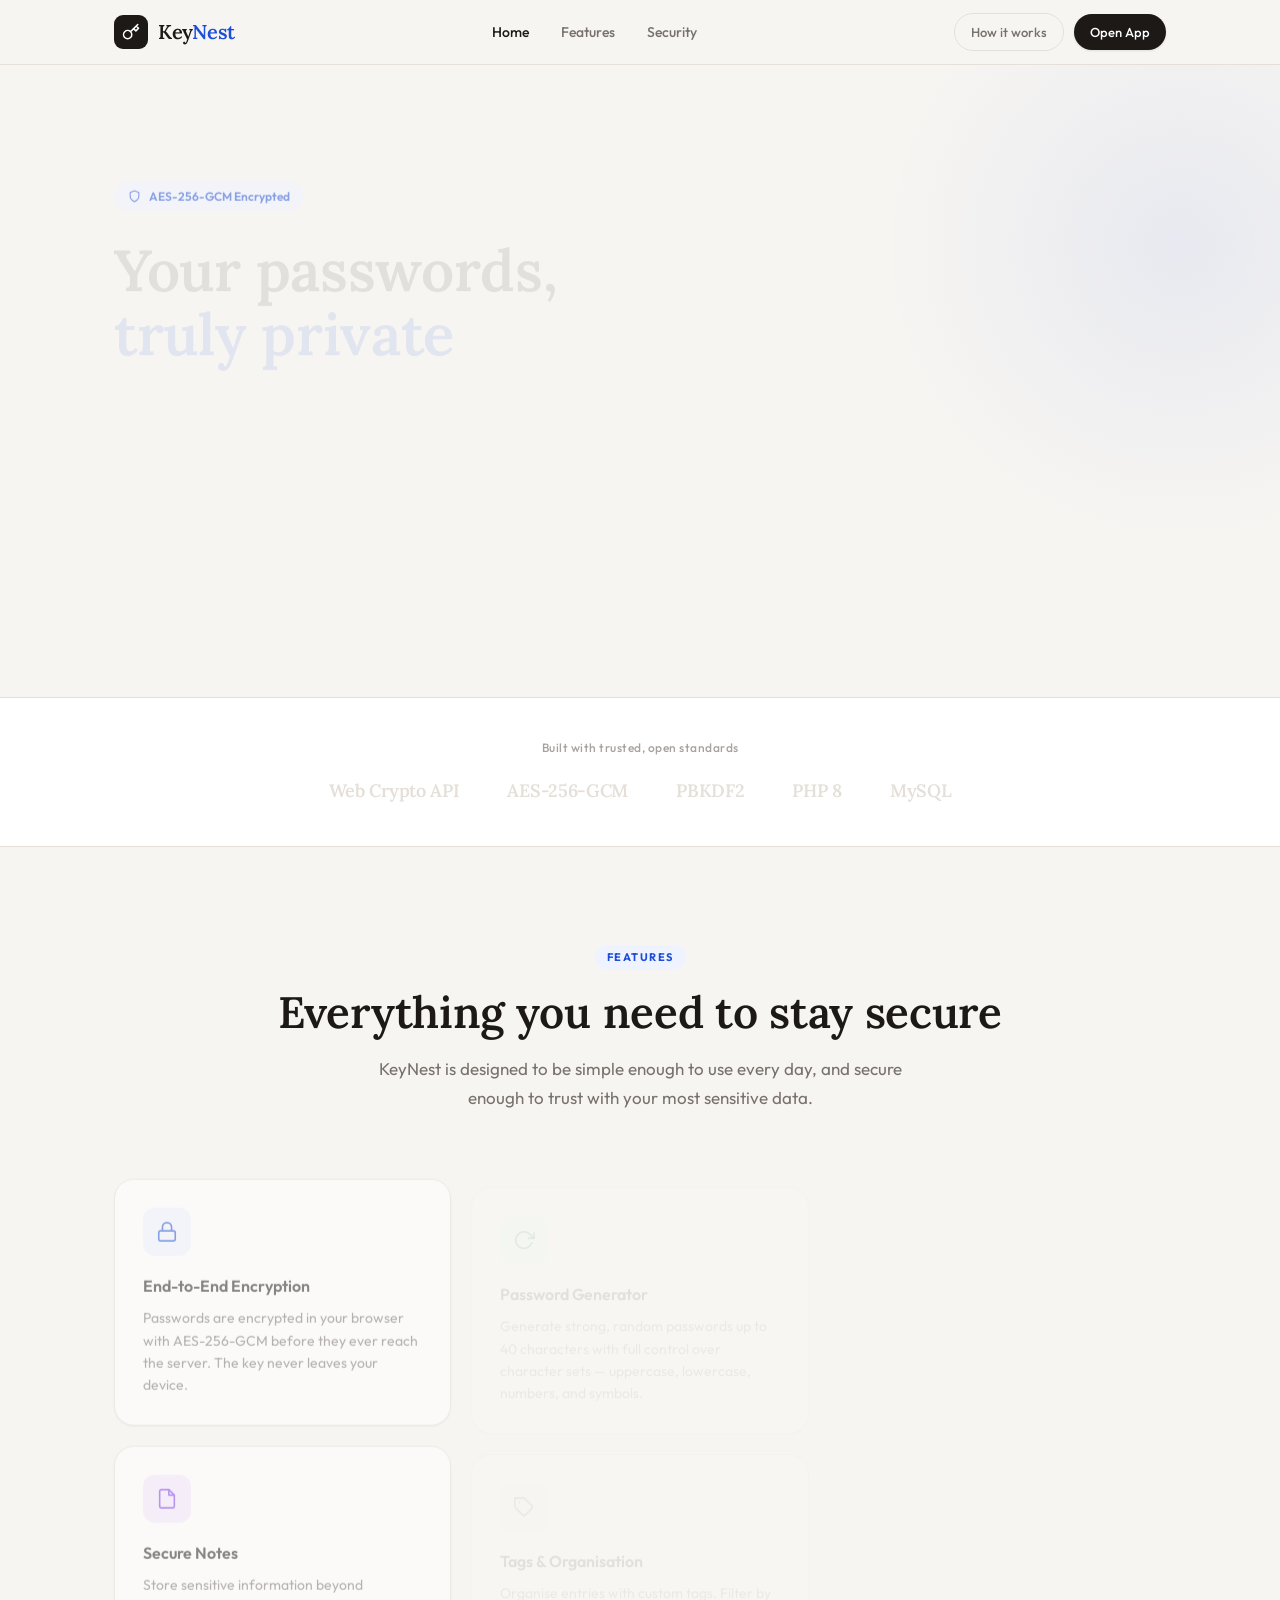
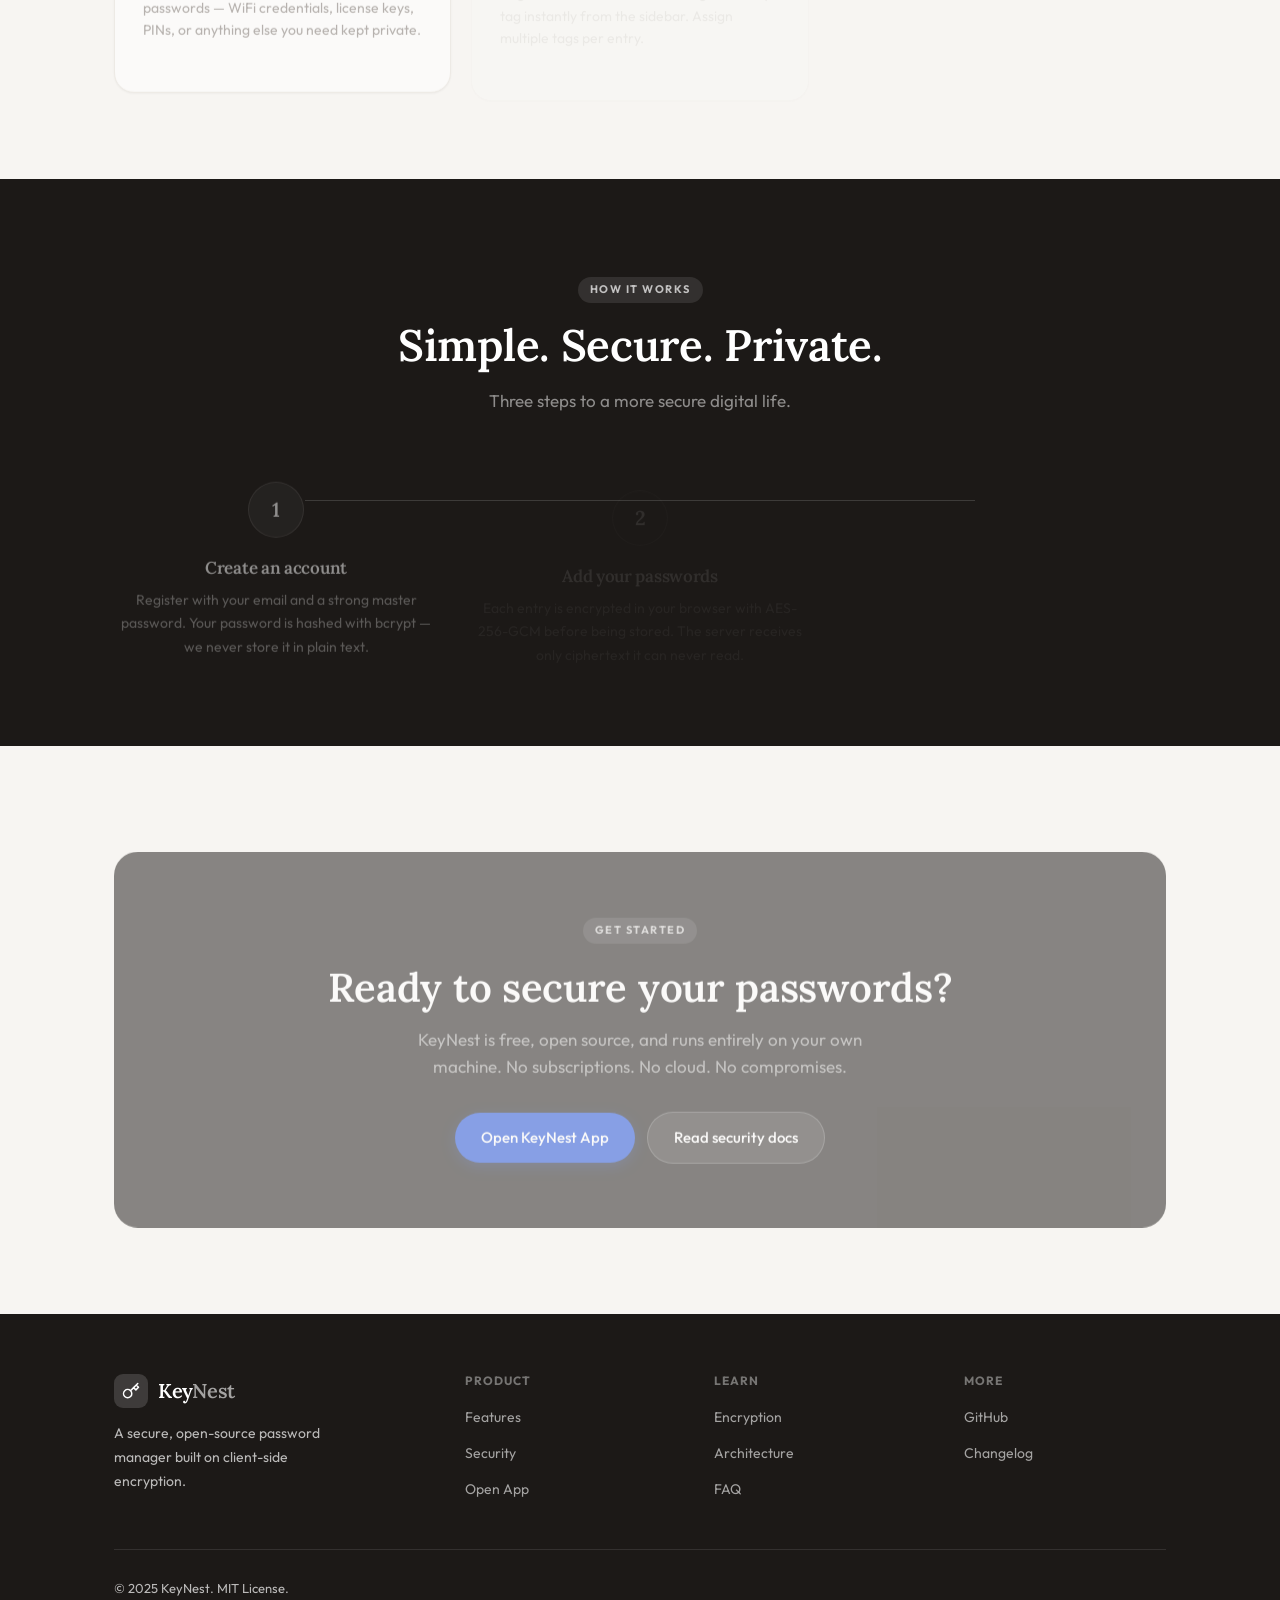
<file: index.html>
<!DOCTYPE html>
<html lang="en">
<head>
  <meta charset="UTF-8">
  <meta name="viewport" content="width=device-width, initial-scale=1.0">
  <title>KeyNest — Secure Password Manager</title>
  <meta http-equiv="refresh" content="0; url=keynest-site/index.html">
  <link rel="preconnect" href="https://fonts.googleapis.com">
  <link href="https://fonts.googleapis.com/css2?family=Lora:wght@600&family=Outfit:wght@400;500;600&display=swap" rel="stylesheet">
  <style>
    *, *::before, *::after { box-sizing: border-box; margin: 0; padding: 0; }
    body {
      background: #f7f5f2;
      color: #1c1917;
      font-family: 'Outfit', sans-serif;
      min-height: 100vh;
      display: grid;
      place-items: center;
      padding: 24px;
    }
    .gateway-card {
      background: #ffffff;
      border: 1px solid #e4dfd8;
      border-radius: 20px;
      padding: 40px;
      max-width: 440px;
      width: 100%;
      text-align: center;
      box-shadow: 0 4px 16px rgba(0,0,0,0.08);
    }
    .logo {
      display: inline-flex;
      align-items: center;
      gap: 10px;
      font-family: 'Lora', serif;
      font-size: 24px;
      font-weight: 600;
      margin-bottom: 16px;
      color: #1c1917;
    }
    .logo-mark {
      width: 38px;
      height: 38px;
      background: #1c1917;
      border-radius: 10px;
      display: grid;
      place-items: center;
    }
    .logo span { color: #1c4ed8; }
    p {
      color: #78716c;
      font-size: 14px;
      line-height: 1.6;
      margin-bottom: 28px;
    }
    .actions {
      display: flex;
      flex-direction: column;
      gap: 10px;
    }
    .btn {
      display: flex;
      align-items: center;
      justify-content: center;
      gap: 8px;
      padding: 12px 20px;
      border-radius: 100px;
      font-size: 14px;
      font-weight: 500;
      text-decoration: none;
      transition: all 0.15s;
    }
    .btn-dark {
      background: #1c1917;
      color: #fff;
    }
    .btn-dark:hover { background: #2d2926; }
    .btn-outline {
      background: none;
      border: 1px solid #e4dfd8;
      color: #78716c;
    }
    .btn-outline:hover {
      background: #f0ede8;
      color: #1c1917;
    }
  </style>
</head>
<body>
  <div class="gateway-card">
    <div class="logo">
      <div class="logo-mark">
        <svg width="20" height="20" viewBox="0 0 24 24" fill="none" stroke="white" stroke-width="2" stroke-linecap="round" stroke-linejoin="round">
          <path d="M21 2l-2 2m-7.61 7.61a5.5 5.5 0 1 1-7.778 7.778 5.5 5.5 0 0 1 7.777-7.777zm0 0L15.5 7.5m0 0l3 3L22 7l-3-3m-3.5 3.5L19 4"/>
        </svg>
      </div>
      Key<span>Nest</span>
    </div>
    <p>Redirecting to the website... You can also jump directly to the vault application below.</p>
    <div class="actions">
      <a href="keynest-site/index.html" class="btn btn-dark">Open Marketing & Docs Site</a>
      <a href="keynest-app/index.html" class="btn btn-outline">Open KeyNest App Directly</a>
    </div>
  </div>
</body>
</html>
</file>
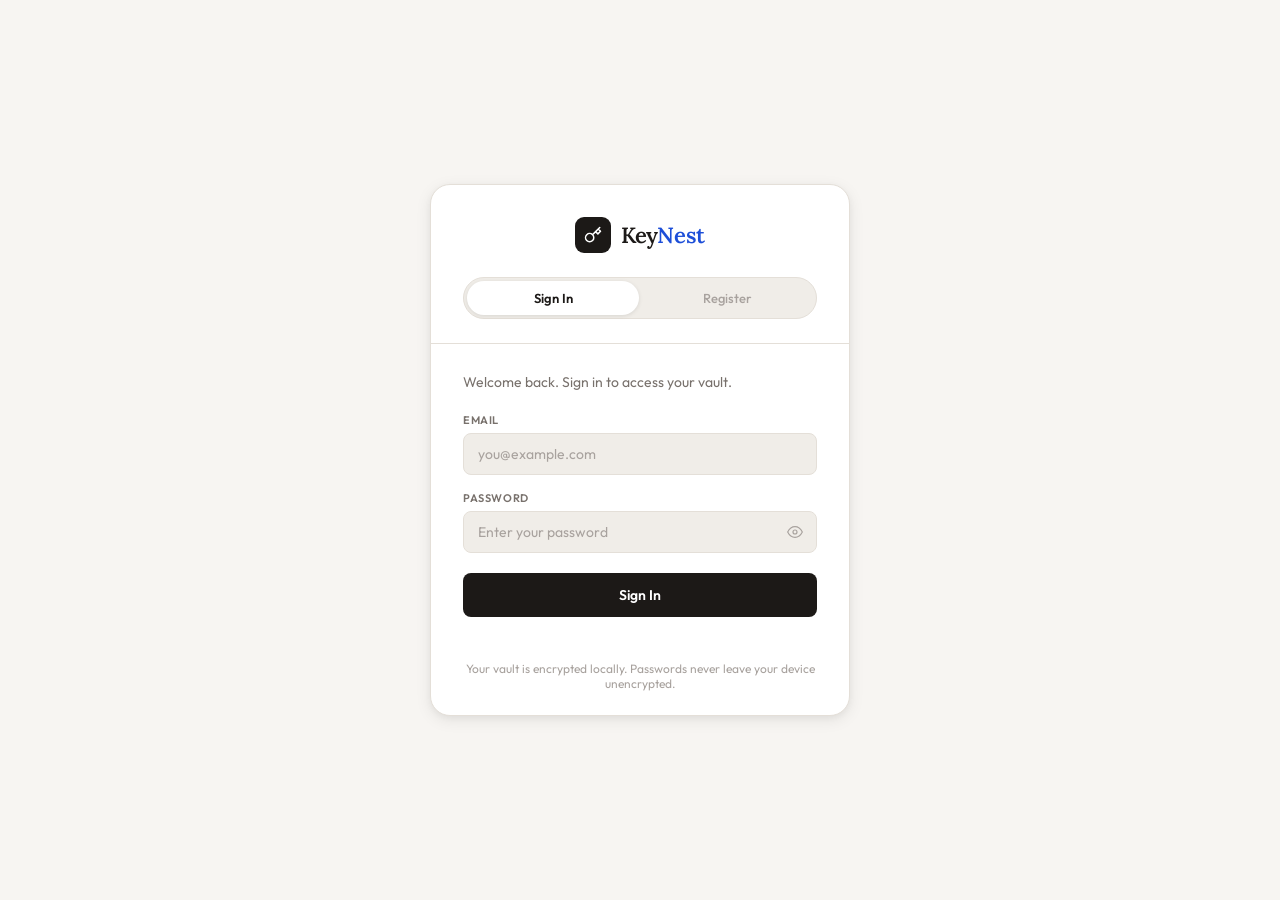
<file: keynest-app/index.html>
<!DOCTYPE html>
<html lang="en">
<head>
  <meta charset="UTF-8">
  <meta name="viewport" content="width=device-width, initial-scale=1.0">
  <title>KeyNest</title>
  <link rel="preconnect" href="https://fonts.googleapis.com">
  <link href="https://fonts.googleapis.com/css2?family=Lora:wght@400;600&family=Outfit:wght@300;400;500;600&display=swap" rel="stylesheet">
  <link rel="stylesheet" href="assets/style.css">
</head>
<body>

<!-- ══════════════════════════════════════════
     AUTH SCREEN
═══════════════════════════════════════════ -->
<div id="auth-screen" class="auth-screen">
  <div class="auth-card">
    <div class="auth-header">
      <div class="auth-logo">
        <div class="auth-logo-mark">
          <svg viewBox="0 0 24 24" fill="none" stroke="white" stroke-width="2" stroke-linecap="round" stroke-linejoin="round">
            <path d="M21 2l-2 2m-7.61 7.61a5.5 5.5 0 1 1-7.778 7.778 5.5 5.5 0 0 1 7.777-7.777zm0 0L15.5 7.5m0 0l3 3L22 7l-3-3m-3.5 3.5L19 4"/>
          </svg>
        </div>
        <span class="auth-logo-text">Key<span>Nest</span></span>
      </div>
      <div class="auth-tabs">
        <button class="auth-tab active" id="tab-login" onclick="switchAuthTab('login')">Sign In</button>
        <button class="auth-tab" id="tab-register" onclick="switchAuthTab('register')">Register</button>
      </div>
    </div>
    <div class="auth-body">
      <p class="auth-subtitle" id="auth-subtitle">Welcome back. Sign in to access your vault.</p>
      <div class="auth-error" id="auth-error"></div>
      <div class="auth-field">
        <label>Email</label>
        <input id="auth-email" type="email" placeholder="you@example.com"
          onkeydown="if(event.key==='Enter')document.getElementById('auth-submit-btn').click()" />
      </div>
      <div class="auth-field">
        <label>Password</label>
        <div class="auth-pw-wrap">
          <input id="auth-password" type="password" placeholder="Enter your password"
            onkeydown="if(event.key==='Enter')document.getElementById('auth-submit-btn').click()"
            oninput="updateAuthStrength()" />
          <button class="auth-pw-eye" onclick="toggleAuthPw()" type="button">
            <svg viewBox="0 0 24 24" fill="none" stroke="currentColor" stroke-linecap="round" stroke-linejoin="round">
              <path d="M1 12s4-8 11-8 11 8 11 8-4 8-11 8-11-8-11-8z"/><circle cx="12" cy="12" r="3"/>
            </svg>
          </button>
        </div>
        <div class="auth-strength" id="auth-strength-wrap" style="display:none">
          <div class="auth-strength-bar"><div class="auth-strength-fill" id="auth-str-fill"></div></div>
          <span class="auth-strength-label" id="auth-str-label"></span>
        </div>
      </div>
      <button class="auth-btn" id="auth-submit-btn" onclick="submitAuth()">Sign In</button>
    </div>
    <div class="auth-footer">
      Your vault is encrypted locally. Passwords never leave your device unencrypted.
    </div>
  </div>
</div>

<!-- ══════════════════════════════════════════
     VAULT SHELL
═══════════════════════════════════════════ -->
<div id="vault-shell" class="shell hidden">

  <header>
    <a href="../keynest-site/index.html" class="logo" style="text-decoration:none" title="Back to site">
      <div class="logo-mark">
        <svg viewBox="0 0 24 24" fill="none" stroke="white" stroke-width="2" stroke-linecap="round" stroke-linejoin="round">
          <path d="M21 2l-2 2m-7.61 7.61a5.5 5.5 0 1 1-7.778 7.778 5.5 5.5 0 0 1 7.777-7.777zm0 0L15.5 7.5m0 0l3 3L22 7l-3-3m-3.5 3.5L19 4"/>
        </svg>
      </div>
      <span class="logo-text">Key<span>Nest</span></span>
    </a>
    <div class="header-right">
      <button class="btn-primary" onclick="openModal('password')">
        <svg viewBox="0 0 24 24" fill="none" stroke="currentColor" stroke-linecap="round" stroke-linejoin="round">
          <line x1="12" y1="5" x2="12" y2="19"/><line x1="5" y1="12" x2="19" y2="12"/>
        </svg>
        <span>New Entry</span>
      </button>
      <div class="avatar" id="user-avatar" title=""></div>
      <button class="btn-logout" onclick="logout()">
        <svg viewBox="0 0 24 24" fill="none" stroke="currentColor" stroke-linecap="round" stroke-linejoin="round">
          <path d="M9 21H5a2 2 0 0 1-2-2V5a2 2 0 0 1 2-2h4"/>
          <polyline points="16 17 21 12 16 7"/>
          <line x1="21" y1="12" x2="9" y2="12"/>
        </svg>
        <span>Sign Out</span>
      </button>
    </div>
  </header>

  <div class="body-grid">
    <aside class="sidebar" id="sidebar"></aside>
    <div class="main">
      <div class="stats" id="stats"></div>
      <div class="toolbar">
        <div class="search-wrap">
          <svg viewBox="0 0 24 24" fill="none" stroke="currentColor" stroke-linecap="round" stroke-linejoin="round">
            <circle cx="11" cy="11" r="8"/><line x1="21" y1="21" x2="16.65" y2="16.65"/>
          </svg>
          <input type="text" id="search" placeholder="Search…" oninput="renderMain()" />
        </div>
      </div>
      <div id="main-content"></div>
    </div>
  </div>

</div>


<!-- FAB -->
<button class="fab" id="fab" onclick="openModal('password')" title="New Entry" style="display:none">
  <svg viewBox="0 0 24 24" fill="none" stroke="currentColor" stroke-linecap="round" stroke-linejoin="round">
    <line x1="12" y1="5" x2="12" y2="19"/><line x1="5" y1="12" x2="19" y2="12"/>
  </svg>
</button>

<!-- MODAL -->
<div class="modal-overlay" id="modal-overlay" onclick="handleOverlayClick(event)">
  <div class="modal">
    <div class="modal-header">
      <span class="modal-title" id="modal-title">New Entry</span>
      <button class="modal-close" onclick="closeModal()">
        <svg viewBox="0 0 24 24" fill="none" stroke="currentColor" stroke-linecap="round" stroke-linejoin="round">
          <line x1="18" y1="6" x2="6" y2="18"/><line x1="6" y1="6" x2="18" y2="18"/>
        </svg>
      </button>
    </div>
    <div class="modal-body" id="modal-body"></div>
    <div class="modal-footer">
      <button class="btn-ghost" onclick="closeModal()">Cancel</button>
      <button class="btn-primary" onclick="saveEntry()">Save</button>
    </div>
  </div>
</div>

<!-- CONFIRM -->
<div class="confirm-overlay" id="confirm-overlay">
  <div class="confirm-box">
    <div class="confirm-title" id="confirm-title">Move to trash?</div>
    <div class="confirm-body" id="confirm-body"></div>
    <div class="confirm-actions">
      <button class="btn-ghost" onclick="closeConfirm()">Cancel</button>
      <button class="btn-danger" id="confirm-action-btn" onclick="confirmAction()">Move to Trash</button>
    </div>
  </div>
</div>

<div class="toast" id="toast"></div>

<!-- Scripts — order matters -->
<script src="assets/crypto.js"></script>
<script src="assets/api.js"></script>
<script src="assets/app.js"></script>

</body>
</html>
</file>
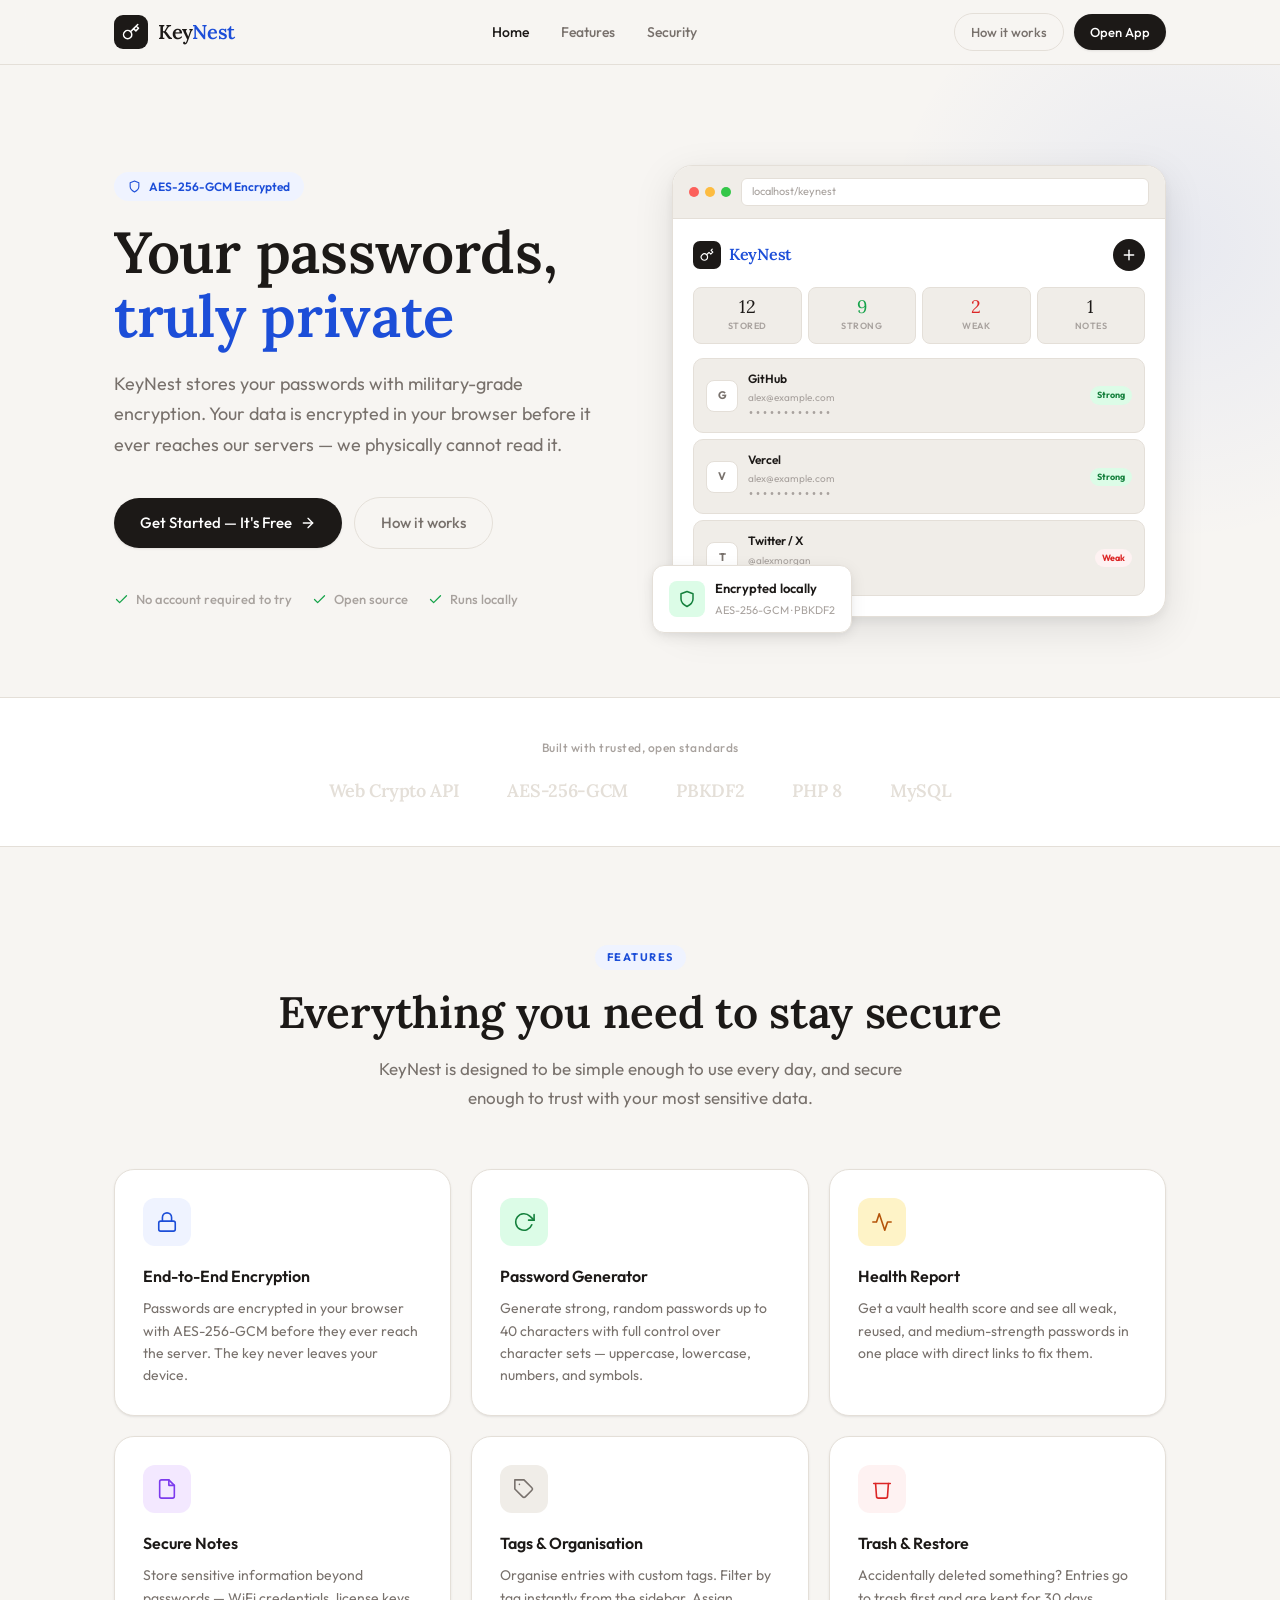
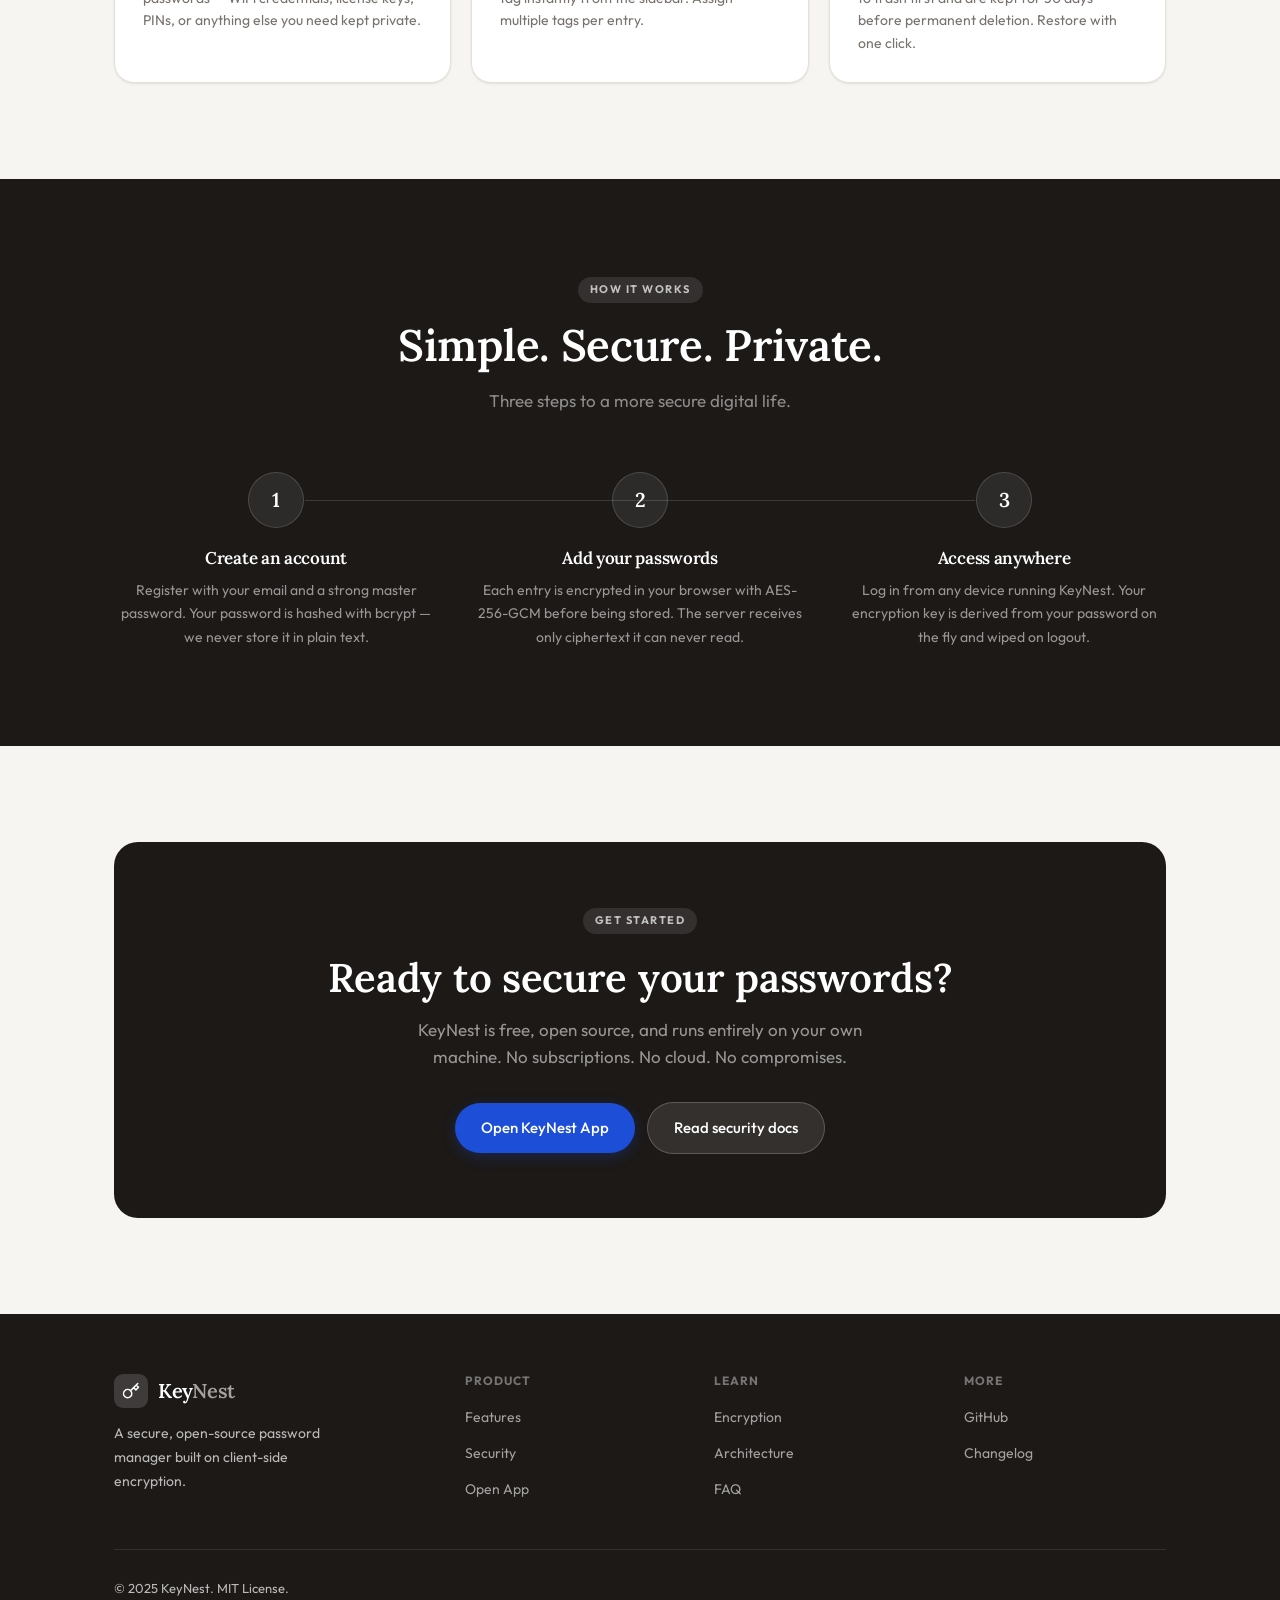
<file: keynest-site/index.html>
<!DOCTYPE html>
<html lang="en">
<head>
<meta charset="UTF-8">
<meta name="viewport" content="width=device-width, initial-scale=1.0">
<title>KeyNest — Secure Password Manager</title>
<meta name="description" content="KeyNest keeps your passwords safe with client-side AES-256-GCM encryption. Your data never leaves your device unencrypted.">
<link rel="preconnect" href="https://fonts.googleapis.com">
<link href="https://fonts.googleapis.com/css2?family=Lora:wght@400;600&family=Outfit:wght@300;400;500;600&display=swap" rel="stylesheet">
<link rel="stylesheet" href="style.css">
<style>

/* ── HERO ── */
.hero {
  padding: 100px 0 80px;
  position: relative;
  overflow: hidden;
}

.hero::before {
  content: '';
  position: absolute;
  top: -120px; right: -200px;
  width: 600px; height: 600px;
  background: radial-gradient(circle, rgba(28,78,216,0.07) 0%, transparent 70%);
  pointer-events: none;
}

.hero-inner {
  display: grid;
  grid-template-columns: 1fr 1fr;
  gap: 64px;
  align-items: center;
  max-width: 1100px;
  margin: 0 auto;
  padding: 0 24px;
}

.hero-eyebrow {
  display: inline-flex;
  align-items: center;
  gap: 8px;
  font-size: 12px;
  font-weight: 600;
  color: var(--accent);
  background: var(--accent-bg);
  padding: 5px 14px;
  border-radius: 100px;
  margin-bottom: 20px;
}
.hero-eyebrow svg { width: 13px; height: 13px; stroke-width: 2; }

.hero-title {
  font-size: clamp(36px, 5vw, 58px);
  line-height: 1.1;
  margin-bottom: 20px;
  color: var(--text);
}

.hero-title em {
  font-style: normal;
  color: var(--accent);
}

.hero-sub {
  font-size: 18px;
  color: var(--text2);
  line-height: 1.7;
  margin-bottom: 36px;
  max-width: 480px;
}

.hero-actions {
  display: flex;
  align-items: center;
  gap: 12px;
  flex-wrap: wrap;
  margin-bottom: 40px;
}

.hero-trust {
  display: flex;
  align-items: center;
  gap: 20px;
  flex-wrap: wrap;
}

.trust-item {
  display: flex;
  align-items: center;
  gap: 7px;
  font-size: 13px;
  color: var(--text3);
  font-weight: 500;
}
.trust-item svg { width: 15px; height: 15px; stroke-width: 2; color: var(--success); flex-shrink: 0; }

/* ── HERO VISUAL ── */
.hero-visual {
  position: relative;
}

.app-mockup {
  background: var(--surface);
  border: 1px solid var(--border);
  border-radius: 20px;
  box-shadow: var(--shadow-lg);
  overflow: hidden;
}

.mockup-bar {
  background: var(--bg2);
  border-bottom: 1px solid var(--border);
  padding: 12px 16px;
  display: flex;
  align-items: center;
  gap: 10px;
}

.mockup-dots { display: flex; gap: 6px; }
.mockup-dot { width: 10px; height: 10px; border-radius: 50%; background: var(--border); }
.mockup-dot:nth-child(1) { background: #fc605b; }
.mockup-dot:nth-child(2) { background: #fdbc40; }
.mockup-dot:nth-child(3) { background: #34c749; }

.mockup-url {
  flex: 1; background: var(--surface); border: 1px solid var(--border);
  border-radius: 6px; padding: 4px 10px; font-size: 11px; color: var(--text3);
  font-family: 'Outfit', monospace;
}

.mockup-body { padding: 20px; }

.mockup-header {
  display: flex; align-items: center; justify-content: space-between;
  margin-bottom: 16px;
}

.mockup-logo {
  display: flex; align-items: center; gap: 8px;
  font-family: 'Lora', serif; font-size: 16px; font-weight: 600;
}
.mockup-logo-mark {
  width: 28px; height: 28px; background: var(--text);
  border-radius: 7px; display: grid; place-items: center;
}
.mockup-logo-mark svg { width: 14px; height: 14px; }
.mockup-logo span { color: var(--accent); }

.mockup-fab {
  width: 32px; height: 32px; background: var(--text);
  border-radius: 50%; display: grid; place-items: center;
}
.mockup-fab svg { width: 16px; height: 16px; stroke-width: 2.2; }

.mockup-stats {
  display: flex; gap: 6px; margin-bottom: 14px;
}
.mockup-stat {
  flex: 1; background: var(--bg2); border: 1px solid var(--border);
  border-radius: 8px; padding: 10px; text-align: center;
}
.mockup-stat-num { font-family: 'Lora', serif; font-size: 18px; font-weight: 400; line-height: 1; }
.mockup-stat-label { font-size: 9px; color: var(--text3); text-transform: uppercase; letter-spacing: 0.5px; margin-top: 3px; font-weight: 600; }

.mockup-entries { display: flex; flex-direction: column; gap: 6px; }
.mockup-entry {
  background: var(--bg2); border: 1px solid var(--border);
  border-radius: 10px; padding: 10px 12px;
  display: flex; align-items: center; gap: 10px;
}
.mockup-icon {
  width: 32px; height: 32px; background: var(--surface);
  border-radius: 8px; border: 1px solid var(--border);
  display: grid; place-items: center;
  font-size: 11px; font-weight: 700; color: var(--text2);
  flex-shrink: 0;
}
.mockup-info { flex: 1; min-width: 0; }
.mockup-site { font-size: 12px; font-weight: 600; margin-bottom: 2px; }
.mockup-user { font-size: 10px; color: var(--text3); }
.mockup-pw { font-family: monospace; font-size: 10px; color: var(--text3); letter-spacing: 1px; }
.mockup-badge {
  font-size: 9px; font-weight: 700; padding: 2px 7px; border-radius: 100px;
}
.mockup-badge.strong { background: #dcfce7; color: #15803d; }
.mockup-badge.weak   { background: #fef2f2; color: #dc2626; }

/* floating badge */
.hero-float {
  position: absolute;
  bottom: -16px; left: -20px;
  background: var(--surface);
  border: 1px solid var(--border);
  border-radius: 12px;
  padding: 12px 16px;
  box-shadow: var(--shadow-md);
  display: flex; align-items: center; gap: 10px;
  animation: float 3s ease-in-out infinite;
}
@keyframes float { 0%,100%{transform:translateY(0)} 50%{transform:translateY(-6px)} }
.hero-float-icon { width: 36px; height: 36px; background: #dcfce7; border-radius: 8px; display: grid; place-items: center; }
.hero-float-icon svg { width: 18px; height: 18px; stroke-width: 2; color: #15803d; }
.hero-float-text { font-size: 13px; }
.hero-float-text strong { display: block; font-weight: 600; color: var(--text); font-size: 13px; }
.hero-float-text span { color: var(--text3); font-size: 11px; }

/* ── LOGOS ── */
.logos-section {
  padding: 40px 0;
  border-top: 1px solid var(--border);
  border-bottom: 1px solid var(--border);
  background: var(--surface);
}
.logos-label { font-size: 12px; color: var(--text3); font-weight: 500; text-align: center; margin-bottom: 20px; letter-spacing: 0.5px; }
.logos-row {
  display: flex; align-items: center; justify-content: center;
  gap: 48px; flex-wrap: wrap;
}
.logo-item { font-family: 'Lora', serif; font-size: 18px; font-weight: 600; color: var(--border); letter-spacing: -0.3px; }

/* ── FEATURES GRID ── */
.features-grid {
  display: grid;
  grid-template-columns: repeat(3, 1fr);
  gap: 20px;
}

.feat-card {
  background: var(--surface);
  border: 1px solid var(--border);
  border-radius: var(--radius-lg);
  padding: 28px;
  box-shadow: var(--shadow-sm);
  transition: box-shadow 0.2s, transform 0.2s;
}
.feat-card:hover { box-shadow: var(--shadow-md); transform: translateY(-2px); }

.feat-icon {
  width: 48px; height: 48px;
  border-radius: 12px;
  display: grid; place-items: center;
  margin-bottom: 18px;
}
.feat-icon svg { width: 22px; height: 22px; stroke-width: 1.75; }
.feat-icon.blue   { background: var(--accent-bg); color: var(--accent); }
.feat-icon.green  { background: #dcfce7; color: #15803d; }
.feat-icon.warm   { background: #fef3c7; color: var(--warn); }
.feat-icon.red    { background: #fef2f2; color: var(--danger); }
.feat-icon.purple { background: #f3e8ff; color: #7c3aed; }
.feat-icon.stone  { background: var(--bg2); color: var(--text2); }

.feat-title { font-size: 16px; font-weight: 600; margin-bottom: 8px; color: var(--text); }
.feat-desc  { font-size: 14px; color: var(--text2); line-height: 1.6; }

/* ── HOW IT WORKS ── */
.how-bg { background: var(--text); }

.steps {
  display: grid;
  grid-template-columns: repeat(3, 1fr);
  gap: 40px;
  position: relative;
}

.steps::before {
  content: '';
  position: absolute;
  top: 28px; left: calc(16.66% + 16px); right: calc(16.66% + 16px);
  height: 1px;
  background: rgba(255,255,255,0.15);
}

.step { text-align: center; }

.step-num {
  width: 56px; height: 56px;
  border-radius: 50%;
  background: rgba(255,255,255,0.08);
  border: 1px solid rgba(255,255,255,0.15);
  display: grid; place-items: center;
  margin: 0 auto 20px;
  font-family: 'Lora', serif;
  font-size: 20px;
  font-weight: 600;
  color: #fff;
  position: relative;
  z-index: 1;
}

.step h3 { font-size: 17px; color: #fff; margin-bottom: 10px; font-family: 'Lora', serif; }
.step p  { font-size: 14px; color: rgba(255,255,255,0.55); line-height: 1.7; }

/* ── CTA ── */
.cta-box {
  background: var(--text);
  border-radius: 24px;
  padding: 64px;
  text-align: center;
}
.cta-box h2 { color: #fff; font-size: clamp(26px, 4vw, 40px); margin-bottom: 14px; }
.cta-box p  { color: rgba(255,255,255,0.55); font-size: 17px; margin-bottom: 32px; max-width: 480px; margin-left:auto; margin-right:auto; }

/* ── RESPONSIVE ── */
@media (max-width: 900px) {
  .hero-inner { grid-template-columns: 1fr; gap: 48px; }
  .hero-visual { order: -1; }
  .hero-float { display: none; }
  .features-grid { grid-template-columns: repeat(2, 1fr); }
  .steps { grid-template-columns: 1fr; gap: 32px; }
  .steps::before { display: none; }
  .cta-box { padding: 40px 24px; }
}

@media (max-width: 600px) {
  .features-grid { grid-template-columns: 1fr; }
  .hero { padding: 60px 0 48px; }
}
</style>
</head>
<body>

<!-- NAV -->
<nav>
  <div class="nav-inner">
    <a href="index.html" class="nav-logo">
      <div class="nav-logo-mark">
        <svg viewBox="0 0 24 24" fill="none" stroke="white" stroke-width="2" stroke-linecap="round" stroke-linejoin="round">
          <path d="M21 2l-2 2m-7.61 7.61a5.5 5.5 0 1 1-7.778 7.778 5.5 5.5 0 0 1 7.777-7.777zm0 0L15.5 7.5m0 0l3 3L22 7l-3-3m-3.5 3.5L19 4"/>
        </svg>
      </div>
      <span class="nav-logo-text">Key<em>Nest</em></span>
    </a>
    <ul class="nav-links">
      <li><a href="index.html" class="active">Home</a></li>
      <li><a href="features.html">Features</a></li>
      <li><a href="security.html">Security</a></li>
    </ul>
    <div class="nav-cta">
      <a href="security.html" class="btn btn-outline btn-sm">How it works</a>
      <a href="../keynest-app/index.html" class="btn btn-dark btn-sm">Open App</a>
    </div>
  </div>
</nav>

<!-- HERO -->
<section class="hero">
  <div class="hero-inner">
    <div>
      <div class="hero-eyebrow animate-up">
        <svg viewBox="0 0 24 24" fill="none" stroke="currentColor" stroke-linecap="round" stroke-linejoin="round"><path d="M12 22s8-4 8-10V5l-8-3-8 3v7c0 6 8 10 8 10z"/></svg>
        AES-256-GCM Encrypted
      </div>
      <h1 class="hero-title animate-up delay-1">
        Your passwords,<br><em>truly private</em>
      </h1>
      <p class="hero-sub animate-up delay-2">
        KeyNest stores your passwords with military-grade encryption. Your data is encrypted in your browser before it ever reaches our servers — we physically cannot read it.
      </p>
      <div class="hero-actions animate-up delay-3">
        <a href="../keynest-app/index.html" class="btn btn-dark btn-lg">
          Get Started — It's Free
          <svg viewBox="0 0 24 24" fill="none" stroke="currentColor" stroke-linecap="round" stroke-linejoin="round"><line x1="5" y1="12" x2="19" y2="12"/><polyline points="12 5 19 12 12 19"/></svg>
        </a>
        <a href="security.html" class="btn btn-outline btn-lg">How it works</a>
      </div>
      <div class="hero-trust animate-up delay-4">
        <div class="trust-item">
          <svg viewBox="0 0 24 24" fill="none" stroke="currentColor" stroke-linecap="round" stroke-linejoin="round"><polyline points="20 6 9 17 4 12"/></svg>
          No account required to try
        </div>
        <div class="trust-item">
          <svg viewBox="0 0 24 24" fill="none" stroke="currentColor" stroke-linecap="round" stroke-linejoin="round"><polyline points="20 6 9 17 4 12"/></svg>
          Open source
        </div>
        <div class="trust-item">
          <svg viewBox="0 0 24 24" fill="none" stroke="currentColor" stroke-linecap="round" stroke-linejoin="round"><polyline points="20 6 9 17 4 12"/></svg>
          Runs locally
        </div>
      </div>
    </div>

    <!-- APP MOCKUP -->
    <div class="hero-visual animate-up delay-2">
      <div class="app-mockup">
        <div class="mockup-bar">
          <div class="mockup-dots">
            <div class="mockup-dot"></div>
            <div class="mockup-dot"></div>
            <div class="mockup-dot"></div>
          </div>
          <div class="mockup-url">localhost/keynest</div>
        </div>
        <div class="mockup-body">
          <div class="mockup-header">
            <div class="mockup-logo">
              <div class="mockup-logo-mark">
                <svg viewBox="0 0 24 24" fill="none" stroke="white" stroke-width="2" stroke-linecap="round" stroke-linejoin="round"><path d="M21 2l-2 2m-7.61 7.61a5.5 5.5 0 1 1-7.778 7.778 5.5 5.5 0 0 1 7.777-7.777zm0 0L15.5 7.5m0 0l3 3L22 7l-3-3"/></svg>
              </div>
              <span class="nav-logo-text">Key<em style="color:var(--accent)">Nest</em></span>
            </div>
            <div class="mockup-fab">
              <svg viewBox="0 0 24 24" fill="none" stroke="white" stroke-width="2.2" stroke-linecap="round" stroke-linejoin="round"><line x1="12" y1="5" x2="12" y2="19"/><line x1="5" y1="12" x2="19" y2="12"/></svg>
            </div>
          </div>
          <div class="mockup-stats">
            <div class="mockup-stat"><div class="mockup-stat-num">12</div><div class="mockup-stat-label">Stored</div></div>
            <div class="mockup-stat"><div class="mockup-stat-num" style="color:var(--success)">9</div><div class="mockup-stat-label">Strong</div></div>
            <div class="mockup-stat"><div class="mockup-stat-num" style="color:var(--danger)">2</div><div class="mockup-stat-label">Weak</div></div>
            <div class="mockup-stat"><div class="mockup-stat-num">1</div><div class="mockup-stat-label">Notes</div></div>
          </div>
          <div class="mockup-entries">
            <div class="mockup-entry">
              <div class="mockup-icon">G</div>
              <div class="mockup-info">
                <div class="mockup-site">GitHub</div>
                <div class="mockup-user">alex@example.com</div>
                <div class="mockup-pw">••••••••••••</div>
              </div>
              <span class="mockup-badge strong">Strong</span>
            </div>
            <div class="mockup-entry">
              <div class="mockup-icon">V</div>
              <div class="mockup-info">
                <div class="mockup-site">Vercel</div>
                <div class="mockup-user">alex@example.com</div>
                <div class="mockup-pw">••••••••••••</div>
              </div>
              <span class="mockup-badge strong">Strong</span>
            </div>
            <div class="mockup-entry">
              <div class="mockup-icon">T</div>
              <div class="mockup-info">
                <div class="mockup-site">Twitter / X</div>
                <div class="mockup-user">@alexmorgan</div>
                <div class="mockup-pw">••••••••</div>
              </div>
              <span class="mockup-badge weak">Weak</span>
            </div>
          </div>
        </div>
      </div>
      <div class="hero-float">
        <div class="hero-float-icon">
          <svg viewBox="0 0 24 24" fill="none" stroke="currentColor" stroke-linecap="round" stroke-linejoin="round"><path d="M12 22s8-4 8-10V5l-8-3-8 3v7c0 6 8 10 8 10z"/></svg>
        </div>
        <div class="hero-float-text">
          <strong>Encrypted locally</strong>
          <span>AES-256-GCM · PBKDF2</span>
        </div>
      </div>
    </div>
  </div>
</section>

<!-- LOGOS -->
<div class="logos-section">
  <div class="container">
    <p class="logos-label">Built with trusted, open standards</p>
    <div class="logos-row">
      <span class="logo-item">Web Crypto API</span>
      <span class="logo-item">AES-256-GCM</span>
      <span class="logo-item">PBKDF2</span>
      <span class="logo-item">PHP 8</span>
      <span class="logo-item">MySQL</span>
    </div>
  </div>
</div>

<!-- FEATURES -->
<section class="section">
  <div class="container">
    <div class="text-center" style="margin-bottom:56px">
      <span class="section-label">Features</span>
      <h2 class="section-title">Everything you need to stay secure</h2>
      <p class="section-sub">KeyNest is designed to be simple enough to use every day, and secure enough to trust with your most sensitive data.</p>
    </div>

    <div class="features-grid">
      <div class="feat-card animate-up">
        <div class="feat-icon blue">
          <svg viewBox="0 0 24 24" fill="none" stroke="currentColor" stroke-linecap="round" stroke-linejoin="round"><rect x="3" y="11" width="18" height="11" rx="2"/><path d="M7 11V7a5 5 0 0 1 10 0v4"/></svg>
        </div>
        <div class="feat-title">End-to-End Encryption</div>
        <div class="feat-desc">Passwords are encrypted in your browser with AES-256-GCM before they ever reach the server. The key never leaves your device.</div>
      </div>

      <div class="feat-card animate-up delay-1">
        <div class="feat-icon green">
          <svg viewBox="0 0 24 24" fill="none" stroke="currentColor" stroke-linecap="round" stroke-linejoin="round"><polyline points="23 4 23 10 17 10"/><path d="M20.49 15a9 9 0 1 1-2.12-9.36L23 10"/></svg>
        </div>
        <div class="feat-title">Password Generator</div>
        <div class="feat-desc">Generate strong, random passwords up to 40 characters with full control over character sets — uppercase, lowercase, numbers, and symbols.</div>
      </div>

      <div class="feat-card animate-up delay-2">
        <div class="feat-icon warm">
          <svg viewBox="0 0 24 24" fill="none" stroke="currentColor" stroke-linecap="round" stroke-linejoin="round"><polyline points="22 12 18 12 15 21 9 3 6 12 2 12"/></svg>
        </div>
        <div class="feat-title">Health Report</div>
        <div class="feat-desc">Get a vault health score and see all weak, reused, and medium-strength passwords in one place with direct links to fix them.</div>
      </div>

      <div class="feat-card animate-up">
        <div class="feat-icon purple">
          <svg viewBox="0 0 24 24" fill="none" stroke="currentColor" stroke-linecap="round" stroke-linejoin="round"><path d="M14 2H6a2 2 0 0 0-2 2v16a2 2 0 0 0 2 2h12a2 2 0 0 0 2-2V8z"/><polyline points="14 2 14 8 20 8"/></svg>
        </div>
        <div class="feat-title">Secure Notes</div>
        <div class="feat-desc">Store sensitive information beyond passwords — WiFi credentials, license keys, PINs, or anything else you need kept private.</div>
      </div>

      <div class="feat-card animate-up delay-1">
        <div class="feat-icon stone">
          <svg viewBox="0 0 24 24" fill="none" stroke="currentColor" stroke-linecap="round" stroke-linejoin="round"><path d="M20.59 13.41l-7.17 7.17a2 2 0 0 1-2.83 0L2 12V2h10l8.59 8.59a2 2 0 0 1 0 2.82z"/><line x1="7" y1="7" x2="7.01" y2="7"/></svg>
        </div>
        <div class="feat-title">Tags & Organisation</div>
        <div class="feat-desc">Organise entries with custom tags. Filter by tag instantly from the sidebar. Assign multiple tags per entry.</div>
      </div>

      <div class="feat-card animate-up delay-2">
        <div class="feat-icon red">
          <svg viewBox="0 0 24 24" fill="none" stroke="currentColor" stroke-linecap="round" stroke-linejoin="round"><polyline points="3 6 5 6 21 6"/><path d="M19 6l-1 14a2 2 0 0 1-2 2H8a2 2 0 0 1-2-2L5 6"/></svg>
        </div>
        <div class="feat-title">Trash & Restore</div>
        <div class="feat-desc">Accidentally deleted something? Entries go to trash first and are kept for 30 days before permanent deletion. Restore with one click.</div>
      </div>
    </div>
  </div>
</section>

<!-- HOW IT WORKS -->
<section class="section how-bg">
  <div class="container">
    <div class="text-center" style="margin-bottom:56px">
      <span class="section-label" style="background:rgba(255,255,255,0.1);color:rgba(255,255,255,0.7)">How It Works</span>
      <h2 class="section-title" style="color:#fff">Simple. Secure. Private.</h2>
      <p class="section-sub" style="color:rgba(255,255,255,0.5);margin:0 auto">Three steps to a more secure digital life.</p>
    </div>
    <div class="steps">
      <div class="step animate-up">
        <div class="step-num">1</div>
        <h3>Create an account</h3>
        <p>Register with your email and a strong master password. Your password is hashed with bcrypt — we never store it in plain text.</p>
      </div>
      <div class="step animate-up delay-1">
        <div class="step-num">2</div>
        <h3>Add your passwords</h3>
        <p>Each entry is encrypted in your browser with AES-256-GCM before being stored. The server receives only ciphertext it can never read.</p>
      </div>
      <div class="step animate-up delay-2">
        <div class="step-num">3</div>
        <h3>Access anywhere</h3>
        <p>Log in from any device running KeyNest. Your encryption key is derived from your password on the fly and wiped on logout.</p>
      </div>
    </div>
  </div>
</section>

<!-- CTA -->
<section class="section">
  <div class="container">
    <div class="cta-box animate-up">
      <span class="section-label" style="background:rgba(255,255,255,0.1);color:rgba(255,255,255,0.7);margin-bottom:20px">Get Started</span>
      <h2>Ready to secure your passwords?</h2>
      <p>KeyNest is free, open source, and runs entirely on your own machine. No subscriptions. No cloud. No compromises.</p>
      <div style="display:flex;align-items:center;justify-content:center;gap:12px;flex-wrap:wrap">
        <a href="../keynest-app/index.html" class="btn btn-accent btn-lg">Open KeyNest App</a>
        <a href="security.html" class="btn btn-lg" style="background:rgba(255,255,255,0.1);color:#fff;border:1px solid rgba(255,255,255,0.2)">Read security docs</a>
      </div>
    </div>
  </div>
</section>

<!-- FOOTER -->
<footer>
  <div class="footer-inner">
    <div class="footer-top">
      <div class="footer-brand">
        <a href="index.html" class="nav-logo" style="margin-bottom:14px;display:inline-flex">
          <div class="nav-logo-mark"><svg viewBox="0 0 24 24" fill="none" stroke="white" stroke-width="2" stroke-linecap="round" stroke-linejoin="round"><path d="M21 2l-2 2m-7.61 7.61a5.5 5.5 0 1 1-7.778 7.778 5.5 5.5 0 0 1 7.777-7.777zm0 0L15.5 7.5m0 0l3 3L22 7l-3-3m-3.5 3.5L19 4"/></svg></div>
          <span class="nav-logo-text">Key<em style="color:rgba(255,255,255,0.6)">Nest</em></span>
        </a>
        <p>A secure, open-source password manager built on client-side encryption.</p>
      </div>
      <div class="footer-col">
        <h4>Product</h4>
        <ul>
          <li><a href="features.html">Features</a></li>
          <li><a href="security.html">Security</a></li>
          <li><a href="../keynest-app/index.html">Open App</a></li>
        </ul>
      </div>
      <div class="footer-col">
        <h4>Learn</h4>
        <ul>
          <li><a href="security.html#encryption">Encryption</a></li>
          <li><a href="security.html#architecture">Architecture</a></li>
          <li><a href="security.html#faq">FAQ</a></li>
        </ul>
      </div>
      <div class="footer-col">
        <h4>More</h4>
        <ul>
          <li><a href="https://github.com/Ayoub81A/keynest" target="_blank">GitHub</a></li>
          <li><a href="#">Changelog</a></li>
        </ul>
      </div>
    </div>
    <div class="footer-bottom">
      <span>© 2025 KeyNest. MIT License.</span>
    </div>
  </div>
</footer>

</body>
</html>
</file>
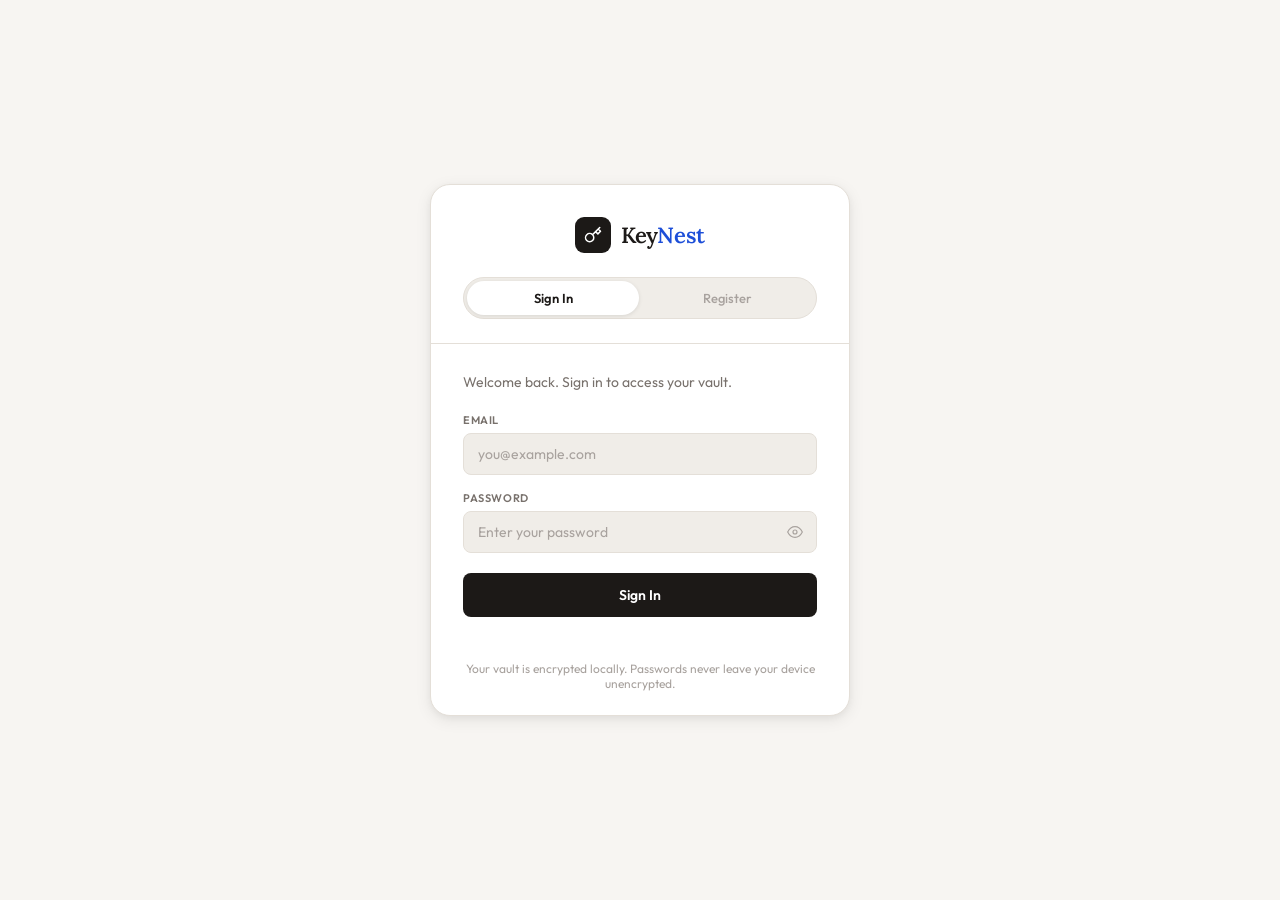
<file: keynest/index.html>
<!DOCTYPE html>
<html lang="en">
<head>
  <meta charset="UTF-8">
  <meta name="viewport" content="width=device-width, initial-scale=1.0">
  <title>KeyNest</title>
  <link rel="preconnect" href="https://fonts.googleapis.com">
  <link href="https://fonts.googleapis.com/css2?family=Lora:wght@400;600&family=Outfit:wght@300;400;500;600&display=swap" rel="stylesheet">
  <link rel="stylesheet" href="assets/style.css">
</head>
<body>

<!-- ══════════════════════════════════════════
     AUTH SCREEN
═══════════════════════════════════════════ -->
<div id="auth-screen" class="auth-screen">
  <div class="auth-card">
    <div class="auth-header">
      <div class="auth-logo">
        <div class="auth-logo-mark">
          <svg viewBox="0 0 24 24" fill="none" stroke="white" stroke-width="2" stroke-linecap="round" stroke-linejoin="round">
            <path d="M21 2l-2 2m-7.61 7.61a5.5 5.5 0 1 1-7.778 7.778 5.5 5.5 0 0 1 7.777-7.777zm0 0L15.5 7.5m0 0l3 3L22 7l-3-3m-3.5 3.5L19 4"/>
          </svg>
        </div>
        <span class="auth-logo-text">Key<span>Nest</span></span>
      </div>
      <div class="auth-tabs">
        <button class="auth-tab active" id="tab-login" onclick="switchAuthTab('login')">Sign In</button>
        <button class="auth-tab" id="tab-register" onclick="switchAuthTab('register')">Register</button>
      </div>
    </div>
    <div class="auth-body">
      <p class="auth-subtitle" id="auth-subtitle">Welcome back. Sign in to access your vault.</p>
      <div class="auth-error" id="auth-error"></div>
      <div class="auth-field">
        <label>Email</label>
        <input id="auth-email" type="email" placeholder="you@example.com"
          onkeydown="if(event.key==='Enter')submitAuth()" />
      </div>
      <div class="auth-field">
        <label>Password</label>
        <div class="auth-pw-wrap">
          <input id="auth-password" type="password" placeholder="Enter your password"
            onkeydown="if(event.key==='Enter')submitAuth()"
            oninput="updateAuthStrength()" />
          <button class="auth-pw-eye" onclick="toggleAuthPw()" type="button">
            <svg viewBox="0 0 24 24" fill="none" stroke="currentColor" stroke-linecap="round" stroke-linejoin="round">
              <path d="M1 12s4-8 11-8 11 8 11 8-4 8-11 8-11-8-11-8z"/><circle cx="12" cy="12" r="3"/>
            </svg>
          </button>
        </div>
        <div class="auth-strength" id="auth-strength-wrap" style="display:none">
          <div class="auth-strength-bar"><div class="auth-strength-fill" id="auth-str-fill"></div></div>
          <span class="auth-strength-label" id="auth-str-label"></span>
        </div>
      </div>
      <button class="auth-btn" id="auth-submit-btn" onclick="submitAuth()">Sign In</button>
    </div>
    <div class="auth-footer">
      Your vault is encrypted locally. Passwords never leave your device unencrypted.
    </div>
  </div>
</div>

<!-- ══════════════════════════════════════════
     VAULT SHELL
═══════════════════════════════════════════ -->
<div id="vault-shell" class="shell hidden">

  <header>
    <a href="../keynest-site/index.html" class="logo" style="text-decoration:none" title="Back to site">
      <div class="logo-mark">
        <svg viewBox="0 0 24 24" fill="none" stroke="white" stroke-width="2" stroke-linecap="round" stroke-linejoin="round">
          <path d="M21 2l-2 2m-7.61 7.61a5.5 5.5 0 1 1-7.778 7.778 5.5 5.5 0 0 1 7.777-7.777zm0 0L15.5 7.5m0 0l3 3L22 7l-3-3m-3.5 3.5L19 4"/>
        </svg>
      </div>
      <span class="logo-text">Key<span>Nest</span></span>
    <div class="header-right">
      <div class="avatar" id="user-avatar" title=""></div>
      <button class="btn-logout" onclick="logout()">
        <svg viewBox="0 0 24 24" fill="none" stroke="currentColor" stroke-linecap="round" stroke-linejoin="round">
          <path d="M9 21H5a2 2 0 0 1-2-2V5a2 2 0 0 1 2-2h4"/>
          <polyline points="16 17 21 12 16 7"/>
          <line x1="21" y1="12" x2="9" y2="12"/>
        </svg>
        <span>Sign Out</span>
      </button>
    </a>
  </header>

  <div class="body-grid">
    <aside class="sidebar" id="sidebar"></aside>
    <div class="main">
      <div class="stats" id="stats"></div>
      <div class="toolbar">
        <div class="search-wrap">
          <svg viewBox="0 0 24 24" fill="none" stroke="currentColor" stroke-linecap="round" stroke-linejoin="round">
            <circle cx="11" cy="11" r="8"/><line x1="21" y1="21" x2="16.65" y2="16.65"/>
          </svg>
          <input type="text" id="search" placeholder="Search…" oninput="renderMain()" />
        </div>
      </div>
      <div id="main-content"></div>
    </div>
  </div>

</div>


<!-- FAB -->
<button class="fab" id="fab" onclick="openModal('password')" title="New Entry" style="display:none">
  <svg viewBox="0 0 24 24" fill="none" stroke="currentColor" stroke-linecap="round" stroke-linejoin="round">
    <line x1="12" y1="5" x2="12" y2="19"/><line x1="5" y1="12" x2="19" y2="12"/>
  </svg>
</button>

<!-- MODAL -->
<div class="modal-overlay" id="modal-overlay" onclick="handleOverlayClick(event)">
  <div class="modal">
    <div class="modal-header">
      <span class="modal-title" id="modal-title">New Entry</span>
      <button class="modal-close" onclick="closeModal()">
        <svg viewBox="0 0 24 24" fill="none" stroke="currentColor" stroke-linecap="round" stroke-linejoin="round">
          <line x1="18" y1="6" x2="6" y2="18"/><line x1="6" y1="6" x2="18" y2="18"/>
        </svg>
      </button>
    </div>
    <div class="modal-body" id="modal-body"></div>
    <div class="modal-footer">
      <button class="btn-ghost" onclick="closeModal()">Cancel</button>
      <button class="btn-primary" onclick="saveEntry()">Save</button>
    </div>
  </div>
</div>

<!-- CONFIRM -->
<div class="confirm-overlay" id="confirm-overlay">
  <div class="confirm-box">
    <div class="confirm-title" id="confirm-title">Move to trash?</div>
    <div class="confirm-body" id="confirm-body"></div>
    <div class="confirm-actions">
      <button class="btn-ghost" onclick="closeConfirm()">Cancel</button>
      <button class="btn-danger" id="confirm-action-btn" onclick="confirmAction()">Move to Trash</button>
    </div>
  </div>
</div>

<div class="toast" id="toast"></div>

<!-- Scripts — order matters -->
<script src="assets/crypto.js"></script>
<script src="assets/api.js"></script>
<script src="assets/app.js"></script>

</body>
</html>
</file>
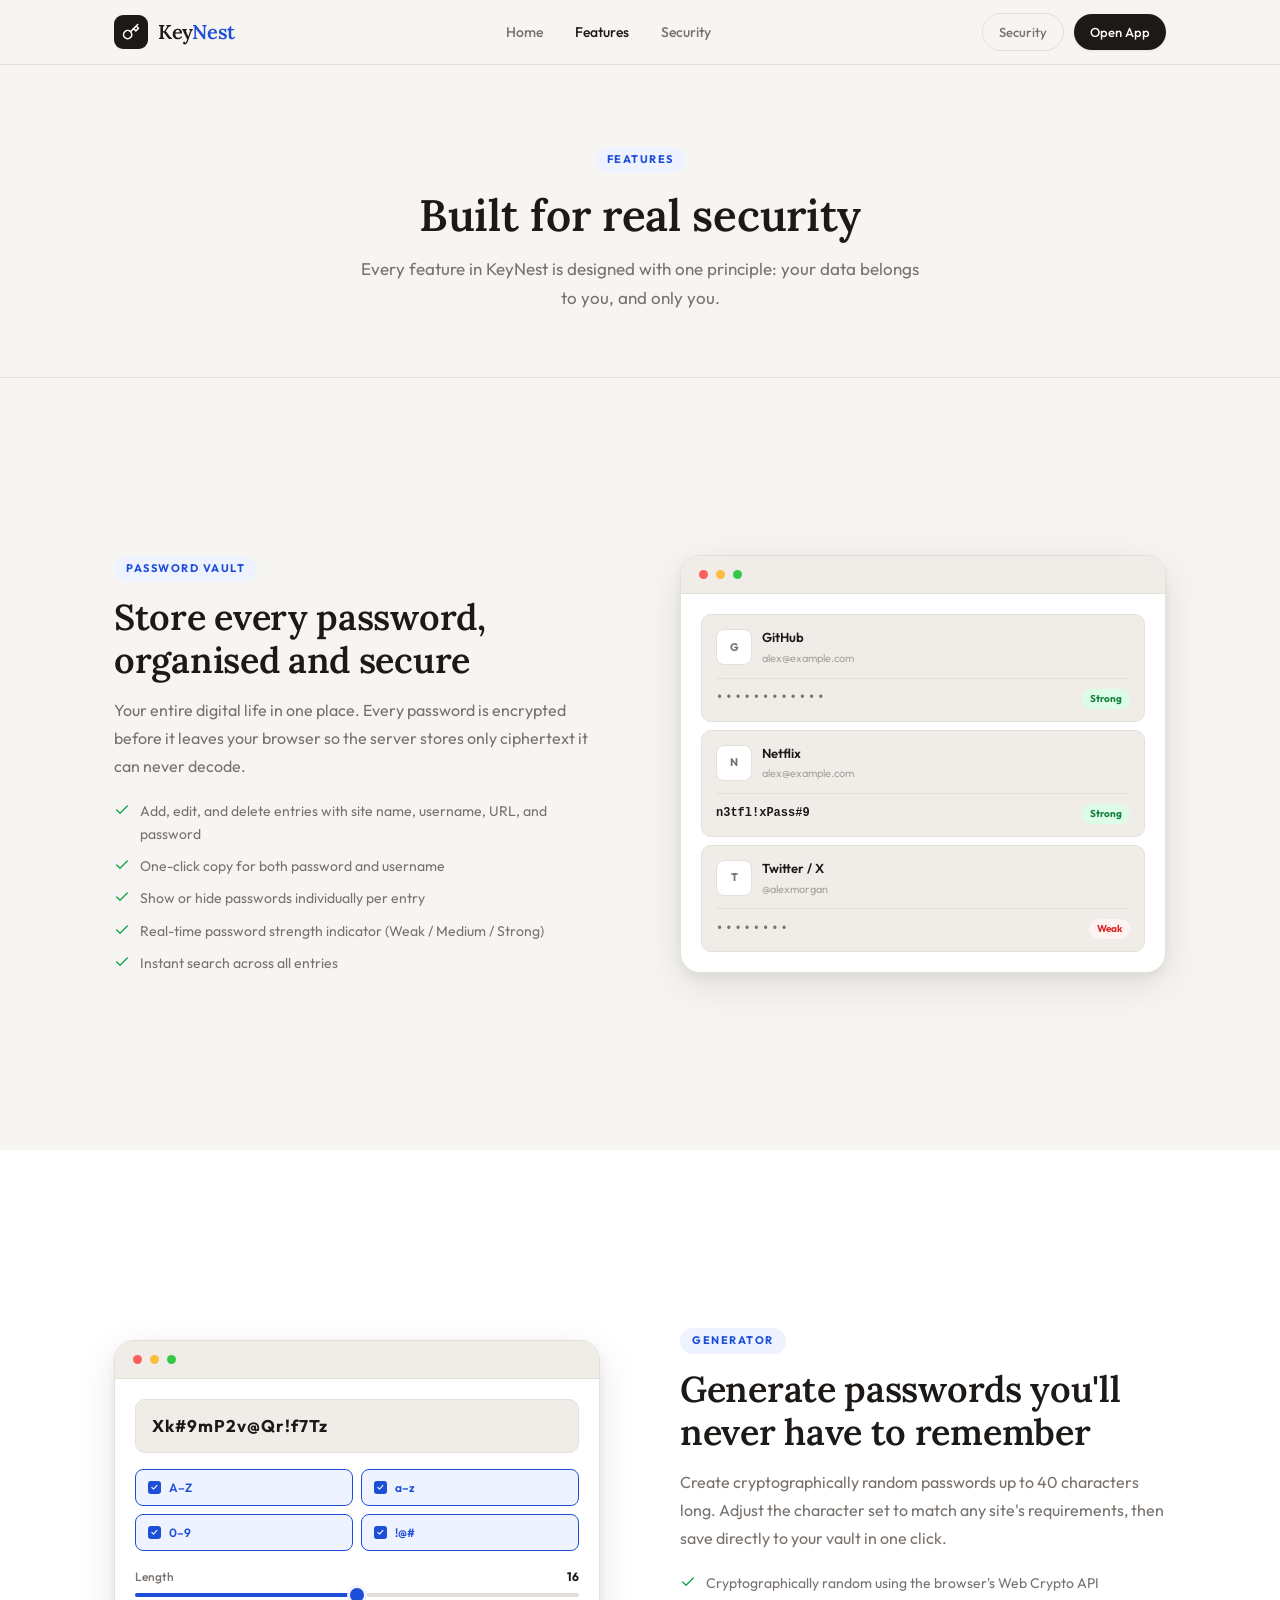
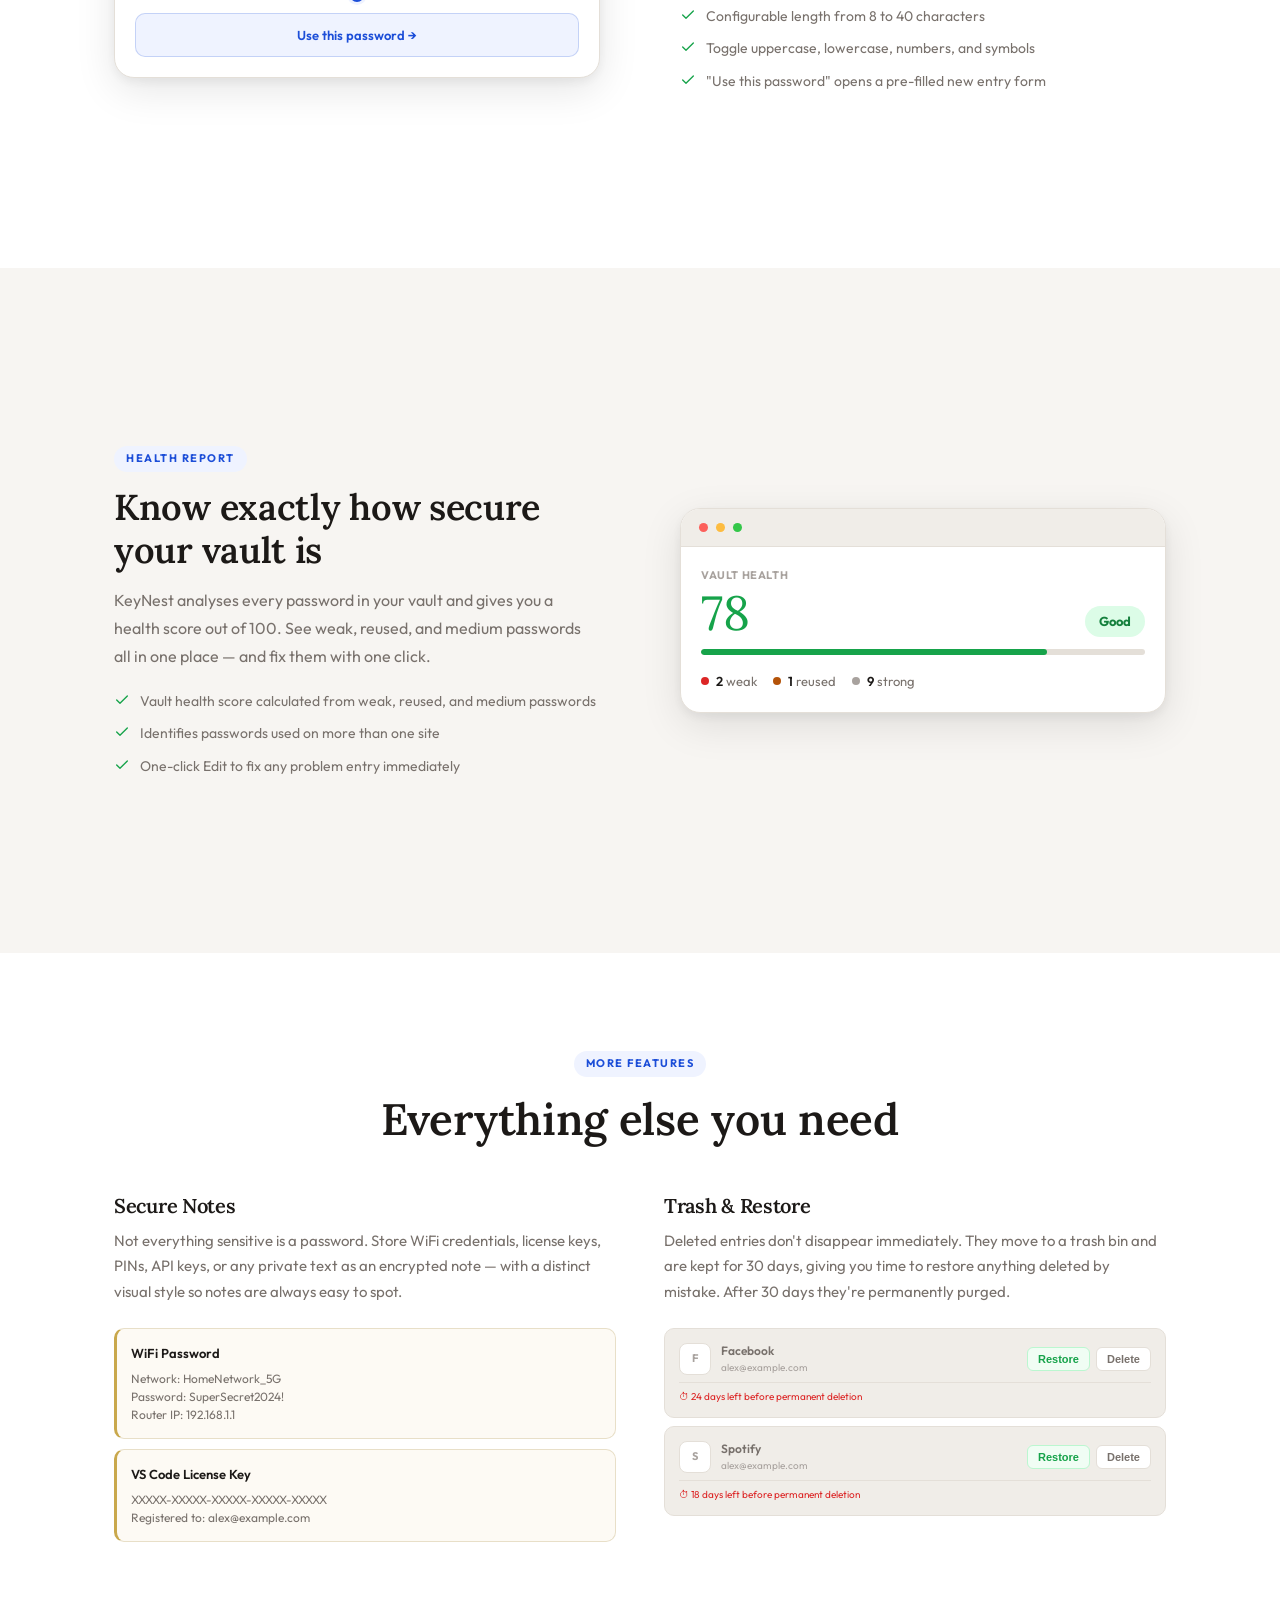
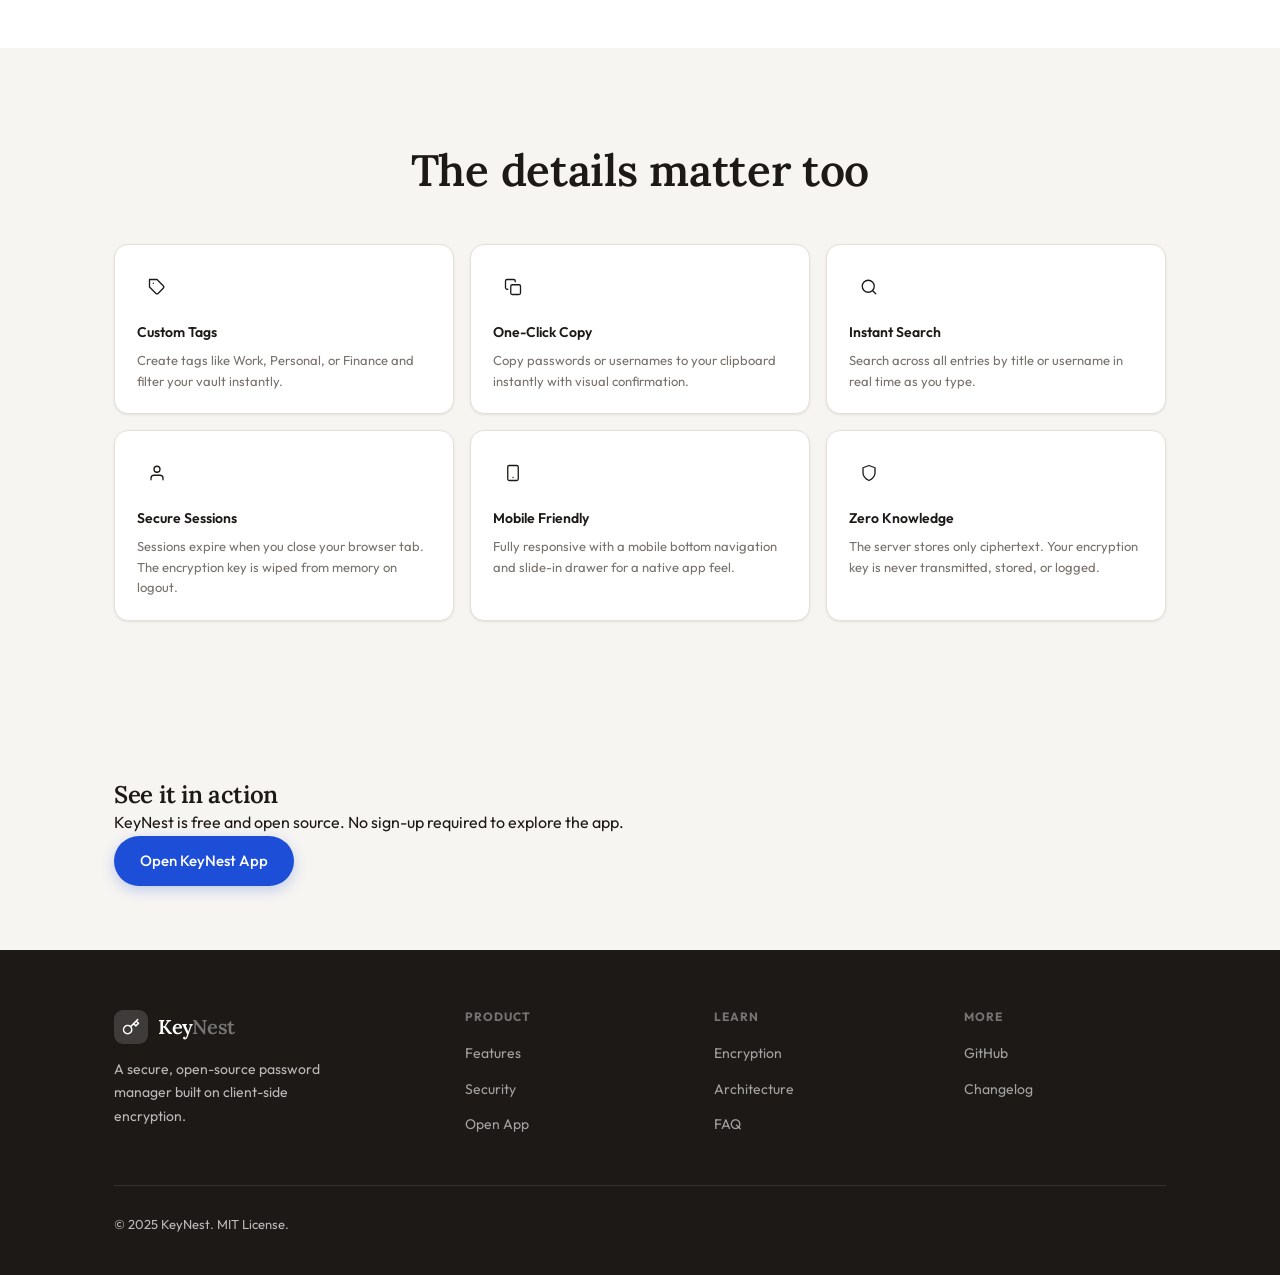
<file: keynest-site/features.html>
<!DOCTYPE html>
<html lang="en">
<head>
<meta charset="UTF-8">
<meta name="viewport" content="width=device-width, initial-scale=1.0">
<title>Features — KeyNest</title>
<meta name="description" content="Explore every feature KeyNest offers — from encrypted vault storage to password health reports and secure notes.">
<link rel="preconnect" href="https://fonts.googleapis.com">
<link href="https://fonts.googleapis.com/css2?family=Lora:wght@400;600&family=Outfit:wght@300;400;500;600&display=swap" rel="stylesheet">
<link rel="stylesheet" href="style.css">
<style>

/* PAGE HERO */
.page-hero {
  padding: 80px 0 64px;
  text-align: center;
  border-bottom: 1px solid var(--border);
}
.page-hero .section-title { margin-bottom: 14px; }
.page-hero .section-sub   { margin: 0 auto; }

/* FEATURE BLOCK */
.feature-block {
  display: grid;
  grid-template-columns: 1fr 1fr;
  gap: 80px;
  align-items: center;
  padding: 80px 0;
  border-bottom: 1px solid var(--border);
}
.feature-block:last-child { border-bottom: none; }
.feature-block.reverse .feature-visual { order: -1; }

.feature-text .section-label { margin-bottom: 14px; }
.feature-text h2 { font-size: clamp(24px, 3vw, 36px); margin-bottom: 14px; }
.feature-text p  { font-size: 16px; color: var(--text2); line-height: 1.75; margin-bottom: 20px; }

.feature-list {
  display: flex; flex-direction: column; gap: 10px;
  list-style: none;
}
.feature-list li {
  display: flex; align-items: flex-start; gap: 10px;
  font-size: 14px; color: var(--text2); line-height: 1.6;
}
.feature-list li svg { width: 16px; height: 16px; stroke-width: 2; color: var(--success); flex-shrink: 0; margin-top: 2px; }

/* VISUAL PANELS */
.visual-panel {
  background: var(--surface);
  border: 1px solid var(--border);
  border-radius: 20px;
  overflow: hidden;
  box-shadow: var(--shadow-lg);
}

.vp-header {
  background: var(--bg2);
  border-bottom: 1px solid var(--border);
  padding: 14px 18px;
  display: flex; align-items: center; gap: 8px;
}
.vp-dot { width: 9px; height: 9px; border-radius: 50%; }
.vp-body { padding: 20px; }

/* Generator visual */
.gen-display {
  background: var(--bg2); border: 1px solid var(--border);
  border-radius: 10px; padding: 14px 16px;
  font-family: 'Outfit', monospace;
  font-size: 17px; font-weight: 700;
  color: var(--text); letter-spacing: 1px;
  word-break: break-all; line-height: 1.4;
  margin-bottom: 16px;
}

.gen-opts { display: grid; grid-template-columns: 1fr 1fr; gap: 8px; margin-bottom: 16px; }
.gen-opt {
  display: flex; align-items: center; gap: 8px;
  padding: 8px 12px; border-radius: 8px;
  border: 1px solid var(--accent); background: var(--accent-bg);
  font-size: 12px; font-weight: 600; color: var(--accent);
}
.gen-opt-dot {
  width: 13px; height: 13px; border-radius: 3px;
  background: var(--accent); display: grid; place-items: center;
}
.gen-opt-dot::after { content: '✓'; font-size: 8px; color: white; font-weight: 700; }

.gen-slider-row { margin-bottom: 16px; }
.gen-slider-label { display: flex; justify-content: space-between; font-size: 12px; color: var(--text2); margin-bottom: 6px; font-weight: 500; }
.gen-slider-label strong { color: var(--text); }
.slider-track { height: 4px; background: var(--border); border-radius: 100px; position: relative; }
.slider-fill  { height: 100%; background: var(--accent); border-radius: 100px; width: 50%; }
.slider-thumb { width: 14px; height: 14px; background: var(--accent); border-radius: 50%; position: absolute; top: -5px; left: 50%; transform: translateX(-50%); box-shadow: 0 0 0 3px var(--accent-bg); }

.gen-use-btn {
  width: 100%; padding: 11px; background: var(--accent-bg);
  border: 1px solid rgba(28,78,216,0.2); border-radius: 10px;
  font-family: 'Outfit', sans-serif; font-size: 13px; font-weight: 600;
  color: var(--accent); cursor: pointer; text-align: center;
}

/* Health visual */
.health-score-row { display: flex; align-items: flex-end; justify-content: space-between; margin-bottom: 12px; }
.health-score-num { font-family: 'Lora', serif; font-size: 48px; font-weight: 400; color: var(--success); line-height: 1; }
.health-grade { background: #dcfce7; color: #15803d; font-size: 13px; font-weight: 700; padding: 5px 14px; border-radius: 100px; }
.health-bar-bg { height: 6px; background: var(--border); border-radius: 100px; overflow: hidden; margin-bottom: 16px; }
.health-bar-fill { height: 100%; background: var(--success); border-radius: 100px; width: 78%; }
.health-stats { display: flex; gap: 16px; }
.health-stat { display: flex; align-items: center; gap: 7px; font-size: 13px; color: var(--text2); }
.health-dot { width: 8px; height: 8px; border-radius: 50%; flex-shrink: 0; }
.health-stat strong { color: var(--text); font-weight: 600; }

/* Notes visual */
.note-item {
  background: #fdfaf4; border: 1px solid #e8dfc8; border-left: 3px solid #c9a84c;
  border-radius: 10px; padding: 14px; margin-bottom: 10px;
}
.note-item-title { font-size: 13px; font-weight: 600; margin-bottom: 6px; }
.note-item-body  { font-size: 12px; color: var(--text2); line-height: 1.5; font-family: 'Outfit', monospace; }

/* Trash visual */
.trash-item {
  background: var(--bg2); border: 1px solid var(--border);
  border-radius: 10px; padding: 12px 14px; margin-bottom: 8px;
  opacity: 0.7;
}
.trash-item-row { display: flex; align-items: center; gap: 10px; }
.trash-item-icon { width: 32px; height: 32px; background: var(--surface); border-radius: 8px; border: 1px solid var(--border); display: grid; place-items: center; font-size: 11px; font-weight: 700; color: var(--text3); flex-shrink: 0; }
.trash-item-info { flex: 1; }
.trash-item-title { font-size: 12px; font-weight: 600; color: var(--text2); }
.trash-item-sub   { font-size: 10px; color: var(--text3); }
.trash-actions-row { display: flex; gap: 6px; }
.trash-btn { padding: 5px 10px; border-radius: 6px; font-size: 11px; font-weight: 600; border: 1px solid var(--border); background: var(--surface); color: var(--text2); cursor: pointer; }
.trash-btn.restore { color: var(--success); border-color: #bbf7d0; background: #f0fdf4; }
.trash-timer { font-size: 10px; color: var(--danger); margin-top: 6px; padding-top: 6px; border-top: 1px solid var(--border); }

/* Tags visual */
.tags-wrap { display: flex; flex-wrap: wrap; gap: 7px; margin-bottom: 16px; }
.tag-chip { padding: 5px 13px; border-radius: 100px; font-size: 12px; font-weight: 600; }
.tag-chip.on  { background: var(--accent-bg); color: var(--accent); border: 1px solid rgba(28,78,216,0.2); }
.tag-chip.off { background: var(--bg2); color: var(--text2); border: 1px solid var(--border); }

/* MINI FEATURE GRID */
.mini-grid { display: grid; grid-template-columns: repeat(3, 1fr); gap: 16px; }
.mini-card { background: var(--surface); border: 1px solid var(--border); border-radius: var(--radius); padding: 22px; box-shadow: var(--shadow-sm); }
.mini-icon { width: 40px; height: 40px; border-radius: 10px; display: grid; place-items: center; margin-bottom: 14px; }
.mini-icon svg { width: 18px; height: 18px; stroke-width: 1.75; }
.mini-title { font-size: 14px; font-weight: 600; margin-bottom: 6px; }
.mini-desc  { font-size: 13px; color: var(--text2); line-height: 1.6; }

/* RESPONSIVE */
@media (max-width: 900px) {
  .feature-block { grid-template-columns: 1fr; gap: 40px; }
  .feature-block.reverse .feature-visual { order: unset; }
  .mini-grid { grid-template-columns: 1fr 1fr; }
}
@media (max-width: 600px) {
  .mini-grid { grid-template-columns: 1fr; }
  .gen-opts  { grid-template-columns: 1fr 1fr; }
}
</style>
</head>
<body>

<!-- NAV -->
<nav>
  <div class="nav-inner">
    <a href="index.html" class="nav-logo">
      <div class="nav-logo-mark">
        <svg viewBox="0 0 24 24" fill="none" stroke="white" stroke-width="2" stroke-linecap="round" stroke-linejoin="round">
          <path d="M21 2l-2 2m-7.61 7.61a5.5 5.5 0 1 1-7.778 7.778 5.5 5.5 0 0 1 7.777-7.777zm0 0L15.5 7.5m0 0l3 3L22 7l-3-3m-3.5 3.5L19 4"/>
        </svg>
      </div>
      <span class="nav-logo-text">Key<em>Nest</em></span>
    </a>
    <ul class="nav-links">
      <li><a href="index.html">Home</a></li>
      <li><a href="features.html" class="active">Features</a></li>
      <li><a href="security.html">Security</a></li>
    </ul>
    <div class="nav-cta">
      <a href="security.html" class="btn btn-outline btn-sm">Security</a>
      <a href="../keynest-app/index.html" class="btn btn-dark btn-sm">Open App</a>
    </div>
  </div>
</nav>

<!-- PAGE HERO -->
<div class="page-hero">
  <div class="container">
    <span class="section-label">Features</span>
    <h1 class="section-title">Built for real security</h1>
    <p class="section-sub">Every feature in KeyNest is designed with one principle: your data belongs to you, and only you.</p>
  </div>
</div>

<!-- FEATURE: VAULT -->
<section class="section">
  <div class="container">
    <div class="feature-block">
      <div class="feature-text animate-up">
        <span class="section-label">Password Vault</span>
        <h2>Store every password, organised and secure</h2>
        <p>Your entire digital life in one place. Every password is encrypted before it leaves your browser so the server stores only ciphertext it can never decode.</p>
        <ul class="feature-list">
          <li><svg viewBox="0 0 24 24" fill="none" stroke="currentColor" stroke-linecap="round" stroke-linejoin="round"><polyline points="20 6 9 17 4 12"/></svg> Add, edit, and delete entries with site name, username, URL, and password</li>
          <li><svg viewBox="0 0 24 24" fill="none" stroke="currentColor" stroke-linecap="round" stroke-linejoin="round"><polyline points="20 6 9 17 4 12"/></svg> One-click copy for both password and username</li>
          <li><svg viewBox="0 0 24 24" fill="none" stroke="currentColor" stroke-linecap="round" stroke-linejoin="round"><polyline points="20 6 9 17 4 12"/></svg> Show or hide passwords individually per entry</li>
          <li><svg viewBox="0 0 24 24" fill="none" stroke="currentColor" stroke-linecap="round" stroke-linejoin="round"><polyline points="20 6 9 17 4 12"/></svg> Real-time password strength indicator (Weak / Medium / Strong)</li>
          <li><svg viewBox="0 0 24 24" fill="none" stroke="currentColor" stroke-linecap="round" stroke-linejoin="round"><polyline points="20 6 9 17 4 12"/></svg> Instant search across all entries</li>
        </ul>
      </div>
      <div class="feature-visual animate-up delay-1">
        <div class="visual-panel">
          <div class="vp-header">
            <div class="vp-dot" style="background:#fc605b"></div>
            <div class="vp-dot" style="background:#fdbc40"></div>
            <div class="vp-dot" style="background:#34c749"></div>
          </div>
          <div class="vp-body">
            <div style="display:flex;flex-direction:column;gap:8px">
              <div style="background:var(--bg2);border:1px solid var(--border);border-radius:10px;padding:12px 14px">
                <div style="display:grid;grid-template-columns:36px 1fr;gap:10px;align-items:center">
                  <div style="width:36px;height:36px;background:var(--surface);border-radius:8px;border:1px solid var(--border);display:grid;place-items:center;font-size:11px;font-weight:700;color:var(--text2)">G</div>
                  <div>
                    <div style="font-size:13px;font-weight:600;margin-bottom:2px">GitHub</div>
                    <div style="font-size:11px;color:var(--text3)">alex@example.com</div>
                  </div>
                </div>
                <div style="margin-top:10px;padding-top:10px;border-top:1px solid var(--border);display:flex;align-items:center;gap:8px">
                  <span style="font-family:monospace;font-size:12px;color:var(--text2);letter-spacing:2px;flex:1">••••••••••••</span>
                  <span style="font-size:10px;font-weight:700;padding:2px 8px;border-radius:100px;background:#dcfce7;color:#15803d">Strong</span>
                </div>
              </div>
              <div style="background:var(--bg2);border:1px solid var(--border);border-radius:10px;padding:12px 14px">
                <div style="display:grid;grid-template-columns:36px 1fr;gap:10px;align-items:center">
                  <div style="width:36px;height:36px;background:var(--surface);border-radius:8px;border:1px solid var(--border);display:grid;place-items:center;font-size:11px;font-weight:700;color:var(--text2)">N</div>
                  <div>
                    <div style="font-size:13px;font-weight:600;margin-bottom:2px">Netflix</div>
                    <div style="font-size:11px;color:var(--text3)">alex@example.com</div>
                  </div>
                </div>
                <div style="margin-top:10px;padding-top:10px;border-top:1px solid var(--border);display:flex;align-items:center;gap:8px">
                  <span style="font-family:monospace;font-size:12px;color:var(--text);font-weight:600;flex:1">n3tfl!xPass#9</span>
                  <span style="font-size:10px;font-weight:700;padding:2px 8px;border-radius:100px;background:#dcfce7;color:#15803d">Strong</span>
                </div>
              </div>
              <div style="background:var(--bg2);border:1px solid var(--border);border-radius:10px;padding:12px 14px">
                <div style="display:grid;grid-template-columns:36px 1fr;gap:10px;align-items:center">
                  <div style="width:36px;height:36px;background:var(--surface);border-radius:8px;border:1px solid var(--border);display:grid;place-items:center;font-size:11px;font-weight:700;color:var(--text2)">T</div>
                  <div>
                    <div style="font-size:13px;font-weight:600;margin-bottom:2px">Twitter / X</div>
                    <div style="font-size:11px;color:var(--text3)">@alexmorgan</div>
                  </div>
                </div>
                <div style="margin-top:10px;padding-top:10px;border-top:1px solid var(--border);display:flex;align-items:center;gap:8px">
                  <span style="font-family:monospace;font-size:12px;color:var(--text2);letter-spacing:2px;flex:1">••••••••</span>
                  <span style="font-size:10px;font-weight:700;padding:2px 8px;border-radius:100px;background:#fef2f2;color:#dc2626">Weak</span>
                </div>
              </div>
            </div>
          </div>
        </div>
      </div>
    </div>
  </div>
</section>

<!-- FEATURE: GENERATOR -->
<section class="section" style="background:var(--surface)">
  <div class="container">
    <div class="feature-block reverse" style="border-bottom:none">
      <div class="feature-text animate-up">
        <span class="section-label">Generator</span>
        <h2>Generate passwords you'll never have to remember</h2>
        <p>Create cryptographically random passwords up to 40 characters long. Adjust the character set to match any site's requirements, then save directly to your vault in one click.</p>
        <ul class="feature-list">
          <li><svg viewBox="0 0 24 24" fill="none" stroke="currentColor" stroke-linecap="round" stroke-linejoin="round"><polyline points="20 6 9 17 4 12"/></svg> Cryptographically random using the browser's Web Crypto API</li>
          <li><svg viewBox="0 0 24 24" fill="none" stroke="currentColor" stroke-linecap="round" stroke-linejoin="round"><polyline points="20 6 9 17 4 12"/></svg> Configurable length from 8 to 40 characters</li>
          <li><svg viewBox="0 0 24 24" fill="none" stroke="currentColor" stroke-linecap="round" stroke-linejoin="round"><polyline points="20 6 9 17 4 12"/></svg> Toggle uppercase, lowercase, numbers, and symbols</li>
          <li><svg viewBox="0 0 24 24" fill="none" stroke="currentColor" stroke-linecap="round" stroke-linejoin="round"><polyline points="20 6 9 17 4 12"/></svg> "Use this password" opens a pre-filled new entry form</li>
        </ul>
      </div>
      <div class="feature-visual animate-up delay-1">
        <div class="visual-panel">
          <div class="vp-header">
            <div class="vp-dot" style="background:#fc605b"></div>
            <div class="vp-dot" style="background:#fdbc40"></div>
            <div class="vp-dot" style="background:#34c749"></div>
          </div>
          <div class="vp-body">
            <div class="gen-display">Xk#9mP2v@Qr!f7Tz</div>
            <div class="gen-opts">
              <div class="gen-opt"><div class="gen-opt-dot"></div> A–Z</div>
              <div class="gen-opt"><div class="gen-opt-dot"></div> a–z</div>
              <div class="gen-opt"><div class="gen-opt-dot"></div> 0–9</div>
              <div class="gen-opt"><div class="gen-opt-dot"></div> !@#</div>
            </div>
            <div class="gen-slider-row">
              <div class="gen-slider-label"><span>Length</span><strong>16</strong></div>
              <div class="slider-track">
                <div class="slider-fill"></div>
                <div class="slider-thumb"></div>
              </div>
            </div>
            <div class="gen-use-btn">Use this password →</div>
          </div>
        </div>
      </div>
    </div>
  </div>
</section>

<!-- FEATURE: HEALTH -->
<section class="section">
  <div class="container">
    <div class="feature-block">
      <div class="feature-text animate-up">
        <span class="section-label">Health Report</span>
        <h2>Know exactly how secure your vault is</h2>
        <p>KeyNest analyses every password in your vault and gives you a health score out of 100. See weak, reused, and medium passwords all in one place — and fix them with one click.</p>
        <ul class="feature-list">
          <li><svg viewBox="0 0 24 24" fill="none" stroke="currentColor" stroke-linecap="round" stroke-linejoin="round"><polyline points="20 6 9 17 4 12"/></svg> Vault health score calculated from weak, reused, and medium passwords</li>
          <li><svg viewBox="0 0 24 24" fill="none" stroke="currentColor" stroke-linecap="round" stroke-linejoin="round"><polyline points="20 6 9 17 4 12"/></svg> Identifies passwords used on more than one site</li>
          <li><svg viewBox="0 0 24 24" fill="none" stroke="currentColor" stroke-linecap="round" stroke-linejoin="round"><polyline points="20 6 9 17 4 12"/></svg> One-click Edit to fix any problem entry immediately</li>
        </ul>
      </div>
      <div class="feature-visual animate-up delay-1">
        <div class="visual-panel">
          <div class="vp-header">
            <div class="vp-dot" style="background:#fc605b"></div>
            <div class="vp-dot" style="background:#fdbc40"></div>
            <div class="vp-dot" style="background:#34c749"></div>
          </div>
          <div class="vp-body">
            <div class="health-score-row">
              <div>
                <div style="font-size:11px;font-weight:700;text-transform:uppercase;letter-spacing:0.6px;color:var(--text3);margin-bottom:4px">Vault Health</div>
                <div class="health-score-num">78</div>
              </div>
              <div class="health-grade">Good</div>
            </div>
            <div class="health-bar-bg"><div class="health-bar-fill"></div></div>
            <div class="health-stats">
              <div class="health-stat"><div class="health-dot" style="background:var(--danger)"></div><span><strong>2</strong> weak</span></div>
              <div class="health-stat"><div class="health-dot" style="background:var(--warn)"></div><span><strong>1</strong> reused</span></div>
              <div class="health-stat"><div class="health-dot" style="background:var(--text3)"></div><span><strong>9</strong> strong</span></div>
            </div>
          </div>
        </div>
      </div>
    </div>
  </div>
</section>

<!-- FEATURE: NOTES + TRASH -->
<section class="section" style="background:var(--surface)">
  <div class="container">
    <div class="text-center" style="margin-bottom:48px">
      <span class="section-label">More Features</span>
      <h2 class="section-title">Everything else you need</h2>
    </div>
    <div style="display:grid;grid-template-columns:1fr 1fr;gap:48px;align-items:start">

      <div>
        <div style="margin-bottom:24px">
          <h3 style="font-size:20px;margin-bottom:10px">Secure Notes</h3>
          <p style="font-size:15px;color:var(--text2);line-height:1.7">Not everything sensitive is a password. Store WiFi credentials, license keys, PINs, API keys, or any private text as an encrypted note — with a distinct visual style so notes are always easy to spot.</p>
        </div>
        <div class="note-item animate-up">
          <div class="note-item-title">WiFi Password</div>
          <div class="note-item-body">Network: HomeNetwork_5G<br>Password: SuperSecret2024!<br>Router IP: 192.168.1.1</div>
        </div>
        <div class="note-item animate-up delay-1">
          <div class="note-item-title">VS Code License Key</div>
          <div class="note-item-body">XXXXX-XXXXX-XXXXX-XXXXX-XXXXX<br>Registered to: alex@example.com</div>
        </div>
      </div>

      <div>
        <div style="margin-bottom:24px">
          <h3 style="font-size:20px;margin-bottom:10px">Trash & Restore</h3>
          <p style="font-size:15px;color:var(--text2);line-height:1.7">Deleted entries don't disappear immediately. They move to a trash bin and are kept for 30 days, giving you time to restore anything deleted by mistake. After 30 days they're permanently purged.</p>
        </div>
        <div class="trash-item animate-up">
          <div class="trash-item-row">
            <div class="trash-item-icon">F</div>
            <div class="trash-item-info">
              <div class="trash-item-title">Facebook</div>
              <div class="trash-item-sub">alex@example.com</div>
            </div>
            <div class="trash-actions-row">
              <button class="trash-btn restore">Restore</button>
              <button class="trash-btn">Delete</button>
            </div>
          </div>
          <div class="trash-timer">⏱ 24 days left before permanent deletion</div>
        </div>
        <div class="trash-item animate-up delay-1">
          <div class="trash-item-row">
            <div class="trash-item-icon">S</div>
            <div class="trash-item-info">
              <div class="trash-item-title">Spotify</div>
              <div class="trash-item-sub">alex@example.com</div>
            </div>
            <div class="trash-actions-row">
              <button class="trash-btn restore">Restore</button>
              <button class="trash-btn">Delete</button>
            </div>
          </div>
          <div class="trash-timer">⏱ 18 days left before permanent deletion</div>
        </div>
      </div>

    </div>
  </div>
</section>

<!-- MINI FEATURES -->
<section class="section">
  <div class="container">
    <div class="text-center" style="margin-bottom:48px">
      <h2 class="section-title">The details matter too</h2>
    </div>
    <div class="mini-grid">
      <div class="mini-card animate-up">
        <div class="mini-icon blue"><svg viewBox="0 0 24 24" fill="none" stroke="currentColor" stroke-linecap="round" stroke-linejoin="round"><path d="M20.59 13.41l-7.17 7.17a2 2 0 0 1-2.83 0L2 12V2h10l8.59 8.59a2 2 0 0 1 0 2.82z"/><line x1="7" y1="7" x2="7.01" y2="7"/></svg></div>
        <div class="mini-title">Custom Tags</div>
        <div class="mini-desc">Create tags like Work, Personal, or Finance and filter your vault instantly.</div>
      </div>
      <div class="mini-card animate-up delay-1">
        <div class="mini-icon green"><svg viewBox="0 0 24 24" fill="none" stroke="currentColor" stroke-linecap="round" stroke-linejoin="round"><rect x="9" y="9" width="13" height="13" rx="2" ry="2"/><path d="M5 15H4a2 2 0 0 1-2-2V4a2 2 0 0 1 2-2h9a2 2 0 0 1 2 2v1"/></svg></div>
        <div class="mini-title">One-Click Copy</div>
        <div class="mini-desc">Copy passwords or usernames to your clipboard instantly with visual confirmation.</div>
      </div>
      <div class="mini-card animate-up delay-2">
        <div class="mini-icon warm"><svg viewBox="0 0 24 24" fill="none" stroke="currentColor" stroke-linecap="round" stroke-linejoin="round"><circle cx="11" cy="11" r="8"/><line x1="21" y1="21" x2="16.65" y2="16.65"/></svg></div>
        <div class="mini-title">Instant Search</div>
        <div class="mini-desc">Search across all entries by title or username in real time as you type.</div>
      </div>
      <div class="mini-card animate-up">
        <div class="mini-icon purple"><svg viewBox="0 0 24 24" fill="none" stroke="currentColor" stroke-linecap="round" stroke-linejoin="round"><path d="M20 21v-2a4 4 0 0 0-4-4H8a4 4 0 0 0-4 4v2"/><circle cx="12" cy="7" r="4"/></svg></div>
        <div class="mini-title">Secure Sessions</div>
        <div class="mini-desc">Sessions expire when you close your browser tab. The encryption key is wiped from memory on logout.</div>
      </div>
      <div class="mini-card animate-up delay-1">
        <div class="mini-icon stone"><svg viewBox="0 0 24 24" fill="none" stroke="currentColor" stroke-linecap="round" stroke-linejoin="round"><rect x="5" y="2" width="14" height="20" rx="2" ry="2"/><line x1="12" y1="18" x2="12.01" y2="18"/></svg></div>
        <div class="mini-title">Mobile Friendly</div>
        <div class="mini-desc">Fully responsive with a mobile bottom navigation and slide-in drawer for a native app feel.</div>
      </div>
      <div class="mini-card animate-up delay-2">
        <div class="mini-icon red"><svg viewBox="0 0 24 24" fill="none" stroke="currentColor" stroke-linecap="round" stroke-linejoin="round"><path d="M12 22s8-4 8-10V5l-8-3-8 3v7c0 6 8 10 8 10z"/></svg></div>
        <div class="mini-title">Zero Knowledge</div>
        <div class="mini-desc">The server stores only ciphertext. Your encryption key is never transmitted, stored, or logged.</div>
      </div>
    </div>
  </div>
</section>

<!-- CTA -->
<section class="section-sm">
  <div class="container">
    <div class="cta-box animate-up">
      <h2>See it in action</h2>
      <p>KeyNest is free and open source. No sign-up required to explore the app.</p>
      <a href="../keynest-app/index.html" class="btn btn-accent btn-lg">Open KeyNest App</a>
    </div>
  </div>
</section>

<!-- FOOTER -->
<footer>
  <div class="footer-inner">
    <div class="footer-top">
      <div class="footer-brand">
        <a href="index.html" class="nav-logo" style="margin-bottom:14px;display:inline-flex">
          <div class="nav-logo-mark"><svg viewBox="0 0 24 24" fill="none" stroke="white" stroke-width="2" stroke-linecap="round" stroke-linejoin="round"><path d="M21 2l-2 2m-7.61 7.61a5.5 5.5 0 1 1-7.778 7.778 5.5 5.5 0 0 1 7.777-7.777zm0 0L15.5 7.5m0 0l3 3L22 7l-3-3m-3.5 3.5L19 4"/></svg></div>
          <span class="nav-logo-text">Key<em style="color:rgba(255,255,255,0.4)">Nest</em></span>
        </a>
        <p>A secure, open-source password manager built on client-side encryption.</p>
      </div>
      <div class="footer-col"><h4>Product</h4><ul><li><a href="features.html">Features</a></li><li><a href="security.html">Security</a></li><li><a href="../keynest-app/index.html">Open App</a></li></ul></div>
      <div class="footer-col"><h4>Learn</h4><ul><li><a href="security.html#encryption">Encryption</a></li><li><a href="security.html#architecture">Architecture</a></li><li><a href="security.html#faq">FAQ</a></li></ul></div>
      <div class="footer-col"><h4>More</h4><ul><li><a href="https://github.com/Ayoub81A/keynest" target="_blank">GitHub</a></li><li><a href="#">Changelog</a></li></ul></div>
    </div>
    <div class="footer-bottom">
      <span>© 2025 KeyNest. MIT License.</span>
    </div>
  </div>
</footer>

</body>
</html>
</file>
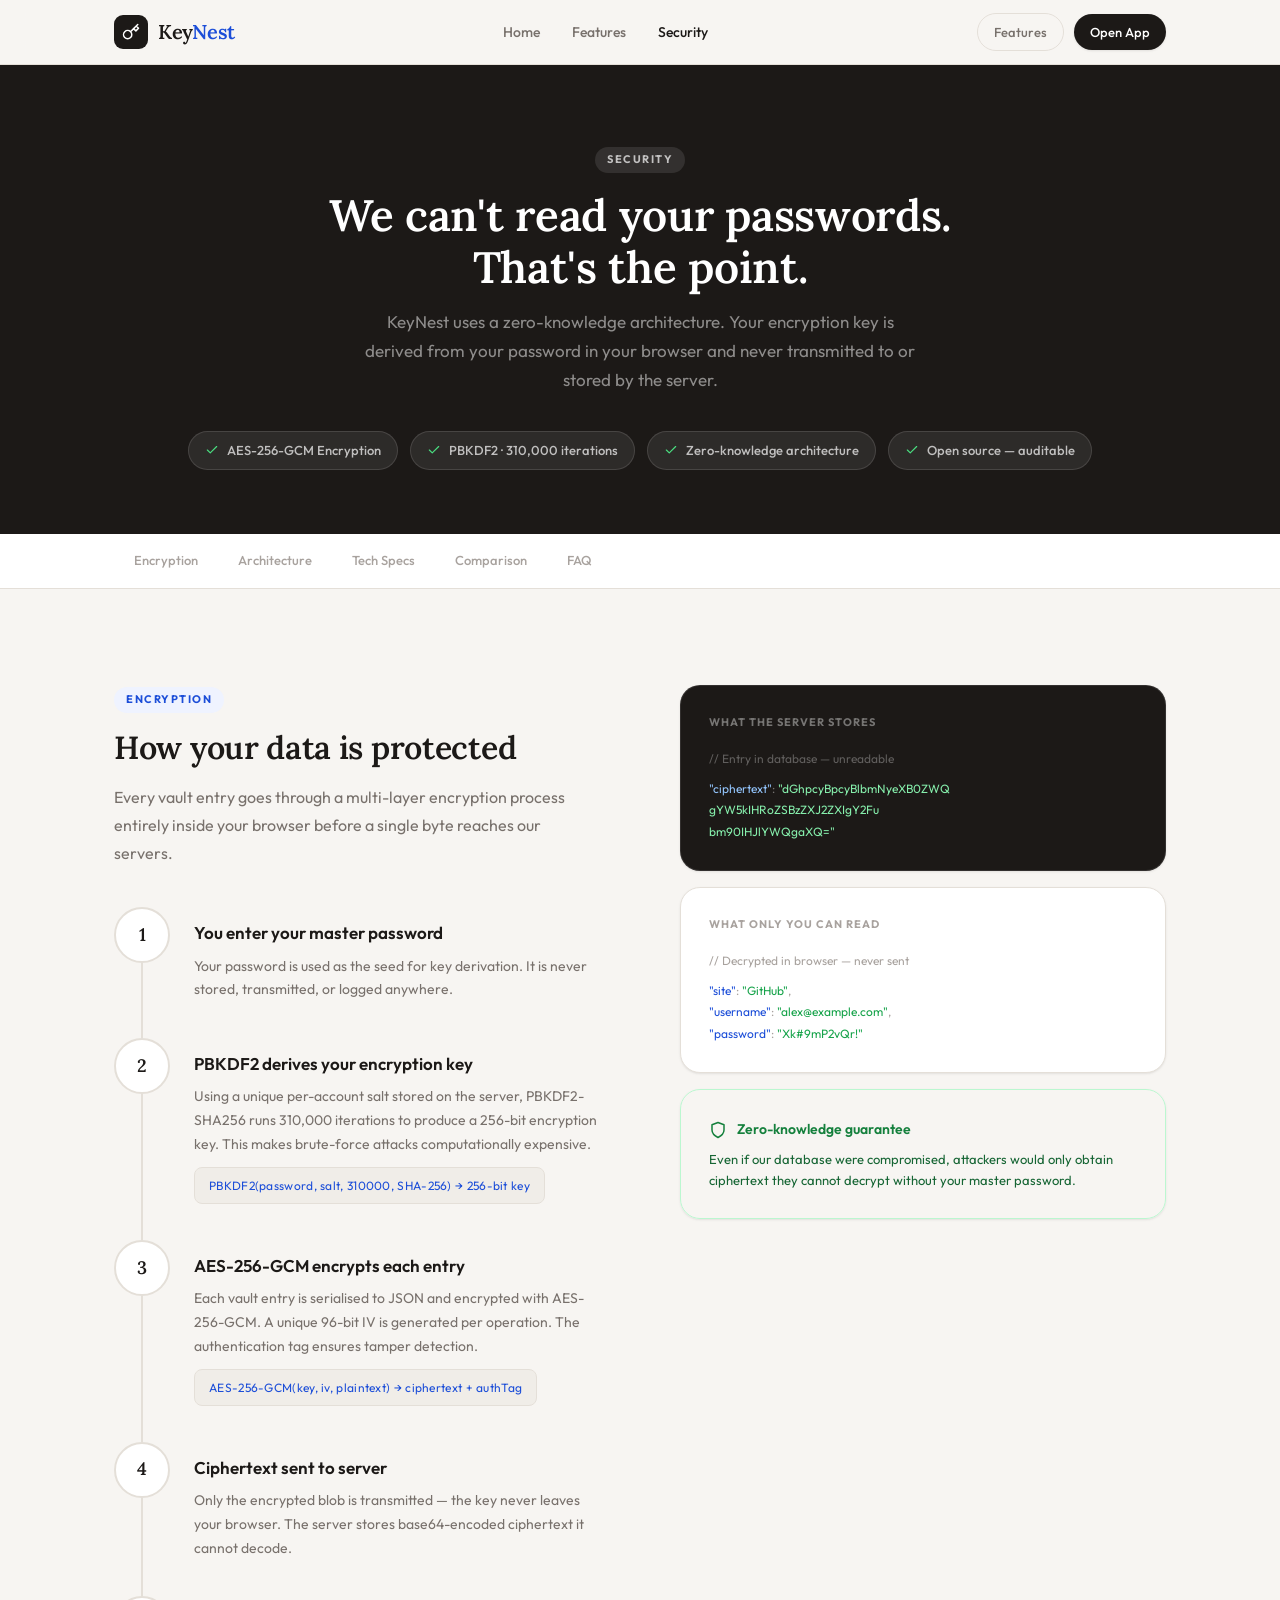
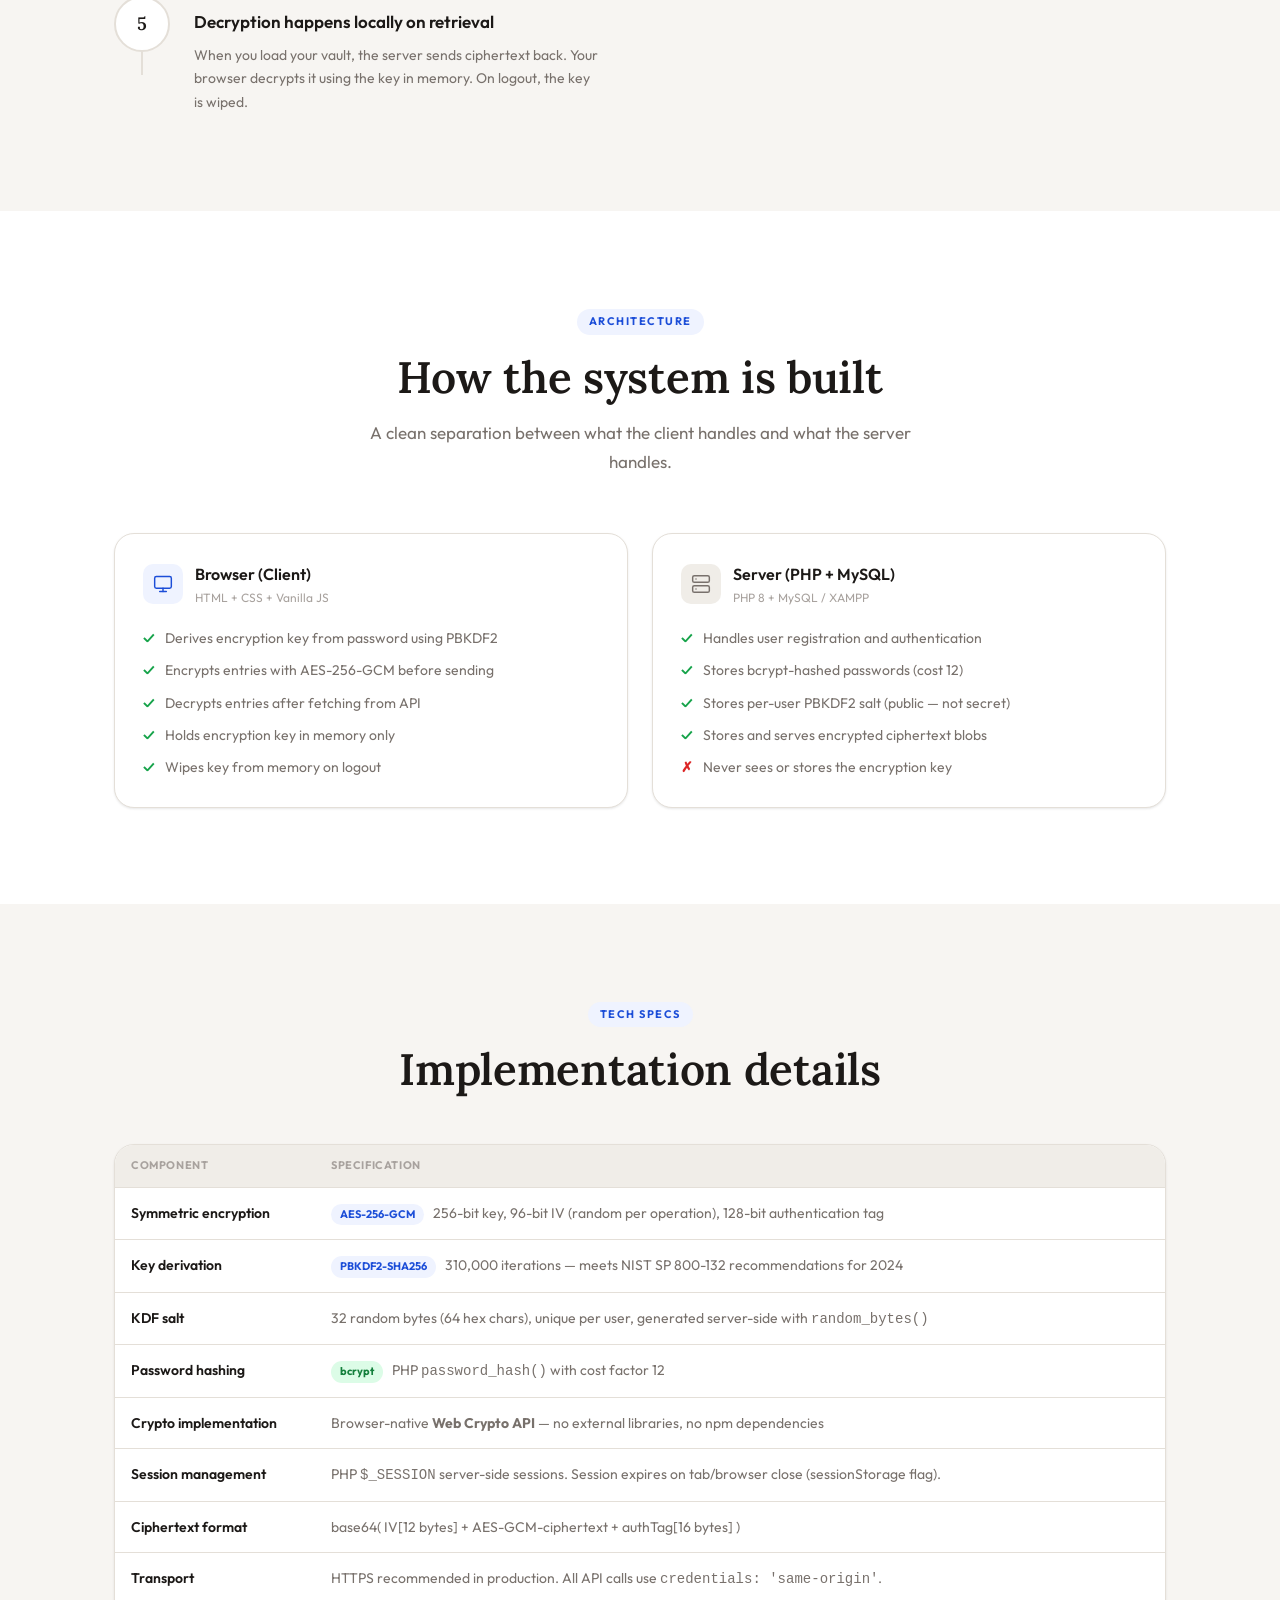
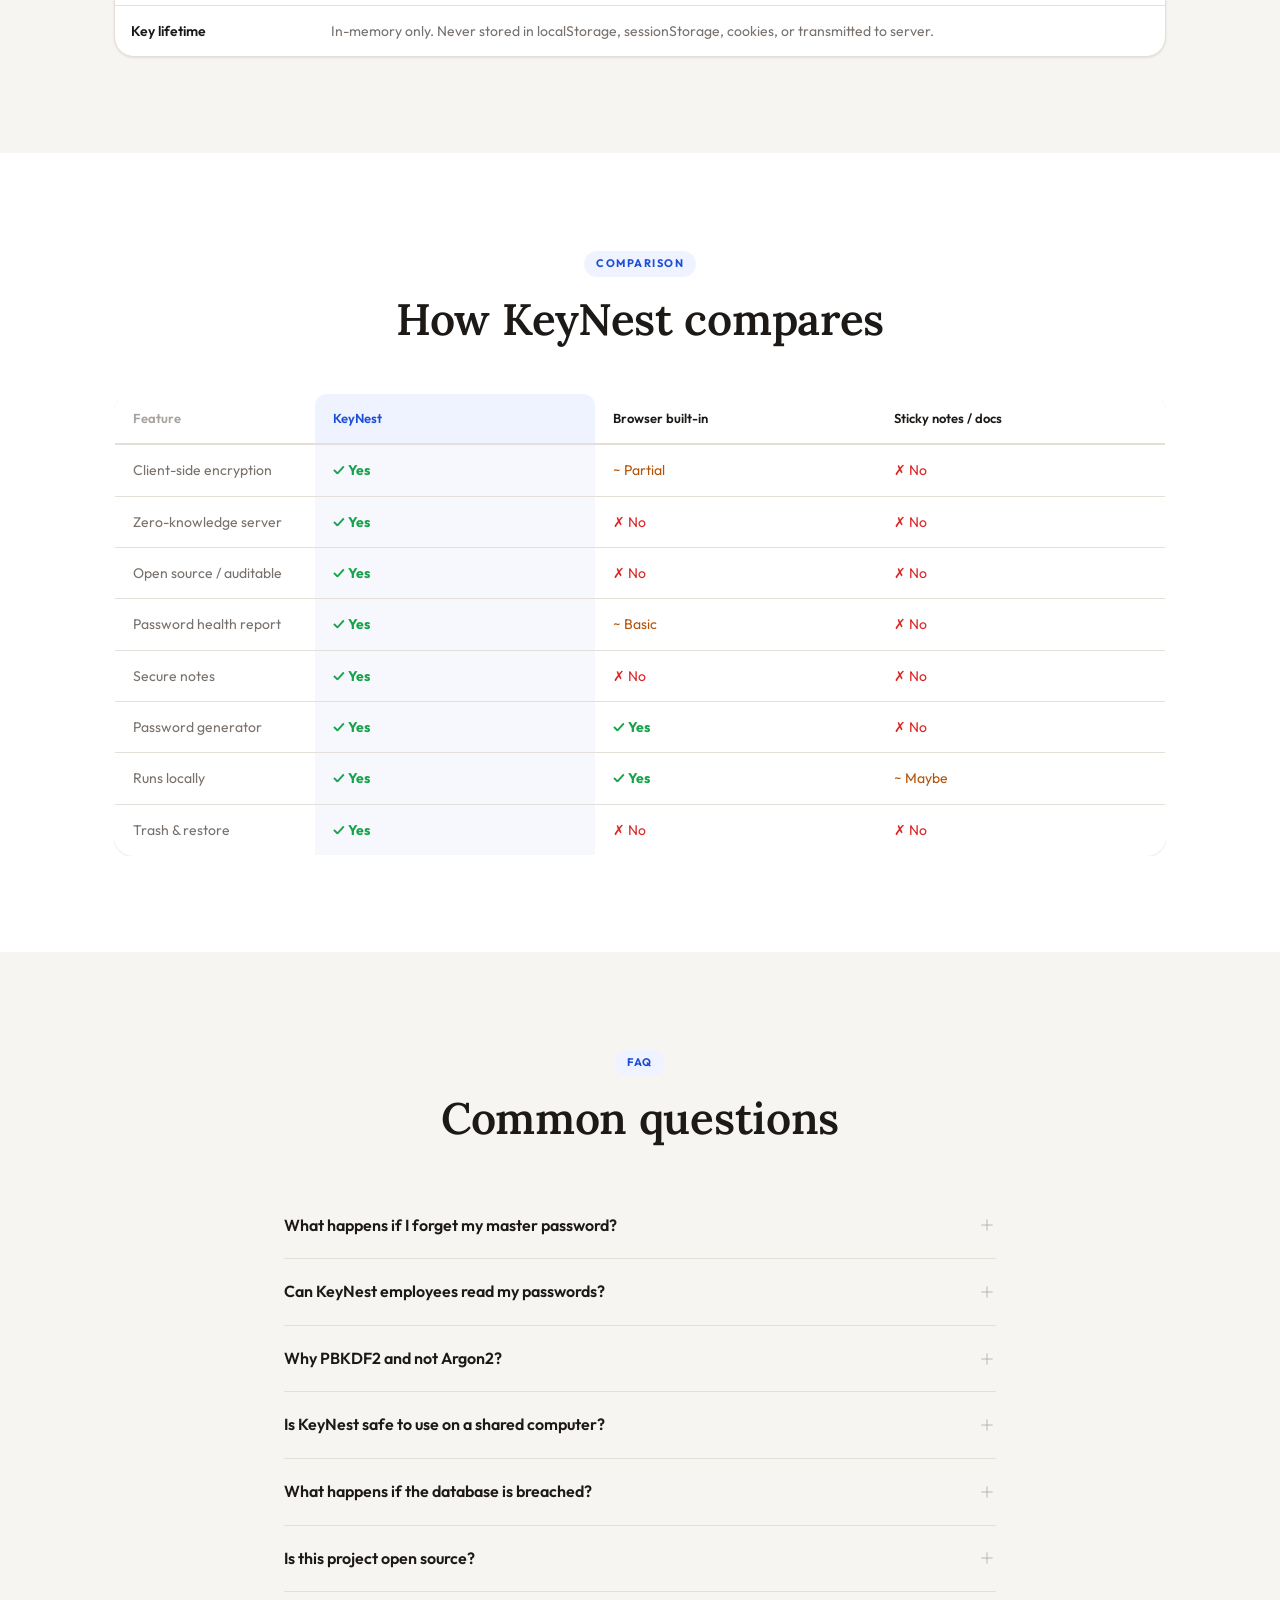
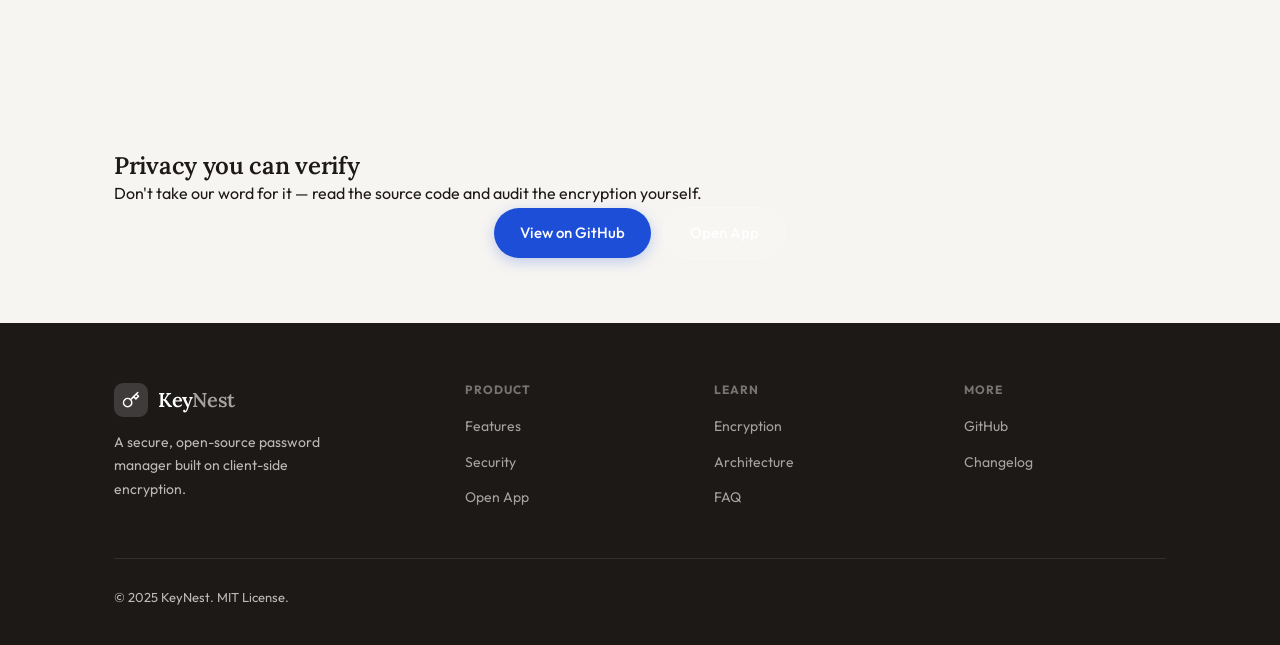
<file: keynest-site/security.html>
<!DOCTYPE html>
<html lang="en">
<head>
<meta charset="UTF-8">
<meta name="viewport" content="width=device-width, initial-scale=1.0">
<title>Security — KeyNest</title>
<meta name="description" content="How KeyNest protects your passwords with AES-256-GCM encryption, PBKDF2 key derivation, and a zero-knowledge architecture.">
<link rel="preconnect" href="https://fonts.googleapis.com">
<link href="https://fonts.googleapis.com/css2?family=Lora:wght@400;600&family=Outfit:wght@300;400;500;600&display=swap" rel="stylesheet">
<link rel="stylesheet" href="style.css">
<style>

/* PAGE HERO */
.page-hero {
  padding: 80px 0 64px;
  text-align: center;
  background: var(--text);
}
.page-hero .section-label { background: rgba(255,255,255,0.1); color: rgba(255,255,255,0.7); }
.page-hero .section-title { color: #fff; margin-bottom: 14px; }
.page-hero .section-sub   { color: rgba(255,255,255,0.5); margin: 0 auto; }

/* TRUST BADGES */
.trust-row {
  display: flex;
  align-items: center;
  justify-content: center;
  gap: 12px;
  flex-wrap: wrap;
  margin-top: 36px;
}
.trust-badge {
  display: flex; align-items: center; gap: 8px;
  background: rgba(255,255,255,0.08);
  border: 1px solid rgba(255,255,255,0.12);
  border-radius: 100px;
  padding: 8px 16px;
  font-size: 13px; font-weight: 500; color: rgba(255,255,255,0.7);
}
.trust-badge svg { width: 14px; height: 14px; stroke-width: 2; color: #4ade80; flex-shrink: 0; }

/* SECTION NAV */
.section-nav {
  background: var(--surface);
  border-bottom: 1px solid var(--border);
  position: sticky;
  top: 64px;
  z-index: 90;
}
.section-nav-inner {
  max-width: 1100px; margin: 0 auto; padding: 0 24px;
  display: flex; gap: 0; overflow-x: auto;
}
.section-nav a {
  padding: 16px 20px; font-size: 13px; font-weight: 500; color: var(--text3);
  white-space: nowrap; border-bottom: 2px solid transparent;
  transition: color 0.15s, border-color 0.15s;
}
.section-nav a:hover { color: var(--text2); }
.section-nav a.active { color: var(--accent); border-bottom-color: var(--accent); }

/* ENCRYPTION FLOW */
.flow {
  display: flex;
  flex-direction: column;
  gap: 0;
  position: relative;
}
.flow::before {
  content: '';
  position: absolute;
  left: 27px; top: 40px; bottom: 40px;
  width: 2px;
  background: var(--border);
}
.flow-step {
  display: grid;
  grid-template-columns: 56px 1fr;
  gap: 24px;
  align-items: start;
  padding: 0 0 36px;
  position: relative;
  z-index: 1;
}
.flow-step:last-child { padding-bottom: 0; }
.flow-num {
  width: 56px; height: 56px; border-radius: 50%;
  background: var(--surface); border: 2px solid var(--border);
  display: grid; place-items: center;
  font-family: 'Lora', serif; font-size: 18px; font-weight: 600; color: var(--text);
  flex-shrink: 0;
  transition: border-color 0.2s, background 0.2s;
}
.flow-step:hover .flow-num { border-color: var(--accent); background: var(--accent-bg); color: var(--accent); }
.flow-content { padding-top: 12px; }
.flow-title { font-size: 17px; font-weight: 600; margin-bottom: 8px; }
.flow-desc  { font-size: 14px; color: var(--text2); line-height: 1.7; }
.flow-code  {
  display: inline-block; margin-top: 10px;
  font-family: 'Outfit', monospace; font-size: 12px;
  background: var(--bg2); border: 1px solid var(--border);
  border-radius: var(--radius-sm); padding: 8px 14px;
  color: var(--accent); letter-spacing: 0.3px;
}

/* TECH TABLE */
.tech-table {
  width: 100%; border-collapse: collapse;
  font-size: 14px;
}
.tech-table th {
  text-align: left; padding: 12px 16px;
  font-size: 11px; font-weight: 700; text-transform: uppercase;
  letter-spacing: 0.6px; color: var(--text3);
  border-bottom: 1px solid var(--border);
  background: var(--bg2);
}
.tech-table td {
  padding: 14px 16px;
  border-bottom: 1px solid var(--border);
  vertical-align: top;
}
.tech-table tr:last-child td { border-bottom: none; }
.tech-table td:first-child { font-weight: 600; color: var(--text); width: 200px; }
.tech-table td:last-child { color: var(--text2); line-height: 1.6; }
.tech-pill {
  display: inline-block; font-size: 11px; font-weight: 700;
  padding: 2px 9px; border-radius: 100px; margin-right: 6px;
}
.tech-pill.blue   { background: var(--accent-bg); color: var(--accent); }
.tech-pill.green  { background: #dcfce7; color: #15803d; }

/* COMPARISON TABLE */
.compare-table { width: 100%; border-collapse: collapse; }
.compare-table th { padding: 14px 18px; text-align: left; font-size: 13px; font-weight: 600; border-bottom: 2px solid var(--border); }
.compare-table th:first-child { color: var(--text3); }
.compare-table th.highlight { color: var(--accent); background: var(--accent-bg); border-radius: 12px 12px 0 0; }
.compare-table td { padding: 14px 18px; border-bottom: 1px solid var(--border); font-size: 14px; color: var(--text2); }
.compare-table td.highlight { background: rgba(28,78,216,0.04); }
.compare-table tr:last-child td { border-bottom: none; }
.check { color: var(--success); font-weight: 700; }
.cross { color: var(--danger); }
.partial { color: var(--warn); }

/* FAQ */
.faq-item {
  border-bottom: 1px solid var(--border);
  padding: 20px 0;
}
.faq-item:first-child { border-top: 1px solid var(--border); }
.faq-q {
  font-size: 16px; font-weight: 600; margin-bottom: 0;
  display: flex; align-items: center; justify-content: space-between; gap: 16px;
  cursor: pointer; user-select: none;
  transition: color 0.15s;
}
.faq-q:hover { color: var(--accent); }
.faq-q svg { width: 18px; height: 18px; flex-shrink: 0; color: var(--text3); transition: transform 0.25s ease, color 0.2s ease; }
.faq-item.open .faq-q svg { transform: rotate(45deg); color: var(--accent); }
.faq-a { font-size: 14px; color: var(--text2); line-height: 1.75; display: none; margin-top: 12px; animation: fadeIn 0.25s ease; }
.faq-item.open .faq-a { display: block; }

/* RESPONSIVE */
@media (max-width: 768px) {
  .flow::before { display: none; }
  .flow-step { grid-template-columns: 1fr; gap: 12px; }
  .flow-num { width: 42px; height: 42px; font-size: 15px; }
  .tech-table td:first-child { width: auto; }
}
</style>
</head>
<body>

<!-- NAV -->
<nav>
  <div class="nav-inner">
    <a href="index.html" class="nav-logo">
      <div class="nav-logo-mark">
        <svg viewBox="0 0 24 24" fill="none" stroke="white" stroke-width="2" stroke-linecap="round" stroke-linejoin="round">
          <path d="M21 2l-2 2m-7.61 7.61a5.5 5.5 0 1 1-7.778 7.778 5.5 5.5 0 0 1 7.777-7.777zm0 0L15.5 7.5m0 0l3 3L22 7l-3-3m-3.5 3.5L19 4"/>
        </svg>
      </div>
      <span class="nav-logo-text">Key<em>Nest</em></span>
    </a>
    <ul class="nav-links">
      <li><a href="index.html">Home</a></li>
      <li><a href="features.html">Features</a></li>
      <li><a href="security.html" class="active">Security</a></li>
    </ul>
    <div class="nav-cta">
      <a href="features.html" class="btn btn-outline btn-sm">Features</a>
      <a href="../keynest-app/index.html" class="btn btn-dark btn-sm">Open App</a>
    </div>
  </div>
</nav>

<!-- PAGE HERO -->
<div class="page-hero">
  <div class="container">
    <span class="section-label">Security</span>
    <h1 class="section-title">We can't read your passwords.<br>That's the point.</h1>
    <p class="section-sub">KeyNest uses a zero-knowledge architecture. Your encryption key is derived from your password in your browser and never transmitted to or stored by the server.</p>
    <div class="trust-row">
      <div class="trust-badge"><svg viewBox="0 0 24 24" fill="none" stroke="currentColor" stroke-linecap="round" stroke-linejoin="round"><polyline points="20 6 9 17 4 12"/></svg>AES-256-GCM Encryption</div>
      <div class="trust-badge"><svg viewBox="0 0 24 24" fill="none" stroke="currentColor" stroke-linecap="round" stroke-linejoin="round"><polyline points="20 6 9 17 4 12"/></svg>PBKDF2 · 310,000 iterations</div>
      <div class="trust-badge"><svg viewBox="0 0 24 24" fill="none" stroke="currentColor" stroke-linecap="round" stroke-linejoin="round"><polyline points="20 6 9 17 4 12"/></svg>Zero-knowledge architecture</div>
      <div class="trust-badge"><svg viewBox="0 0 24 24" fill="none" stroke="currentColor" stroke-linecap="round" stroke-linejoin="round"><polyline points="20 6 9 17 4 12"/></svg>Open source — auditable</div>
    </div>
  </div>
</div>

<!-- SECTION NAV -->
<div class="section-nav">
  <div class="section-nav-inner">
    <a href="#encryption" class="active">Encryption</a>
    <a href="#architecture">Architecture</a>
    <a href="#tech">Tech Specs</a>
    <a href="#comparison">Comparison</a>
    <a href="#faq">FAQ</a>
  </div>
</div>

<!-- ENCRYPTION FLOW -->
<section class="section" id="encryption">
  <div class="container">
    <div style="display:grid;grid-template-columns:1fr 1fr;gap:80px;align-items:start">
      <div>
        <span class="section-label">Encryption</span>
        <h2 class="section-title" style="font-size:32px;margin-bottom:16px">How your data is protected</h2>
        <p style="font-size:16px;color:var(--text2);line-height:1.75;margin-bottom:40px">Every vault entry goes through a multi-layer encryption process entirely inside your browser before a single byte reaches our servers.</p>
        <div class="flow">
          <div class="flow-step animate-up">
            <div class="flow-num">1</div>
            <div class="flow-content">
              <div class="flow-title">You enter your master password</div>
              <div class="flow-desc">Your password is used as the seed for key derivation. It is never stored, transmitted, or logged anywhere.</div>
            </div>
          </div>
          <div class="flow-step animate-up delay-1">
            <div class="flow-num">2</div>
            <div class="flow-content">
              <div class="flow-title">PBKDF2 derives your encryption key</div>
              <div class="flow-desc">Using a unique per-account salt stored on the server, PBKDF2-SHA256 runs 310,000 iterations to produce a 256-bit encryption key. This makes brute-force attacks computationally expensive.</div>
              <div class="flow-code">PBKDF2(password, salt, 310000, SHA-256) → 256-bit key</div>
            </div>
          </div>
          <div class="flow-step animate-up delay-2">
            <div class="flow-num">3</div>
            <div class="flow-content">
              <div class="flow-title">AES-256-GCM encrypts each entry</div>
              <div class="flow-desc">Each vault entry is serialised to JSON and encrypted with AES-256-GCM. A unique 96-bit IV is generated per operation. The authentication tag ensures tamper detection.</div>
              <div class="flow-code">AES-256-GCM(key, iv, plaintext) → ciphertext + authTag</div>
            </div>
          </div>
          <div class="flow-step animate-up delay-3">
            <div class="flow-num">4</div>
            <div class="flow-content">
              <div class="flow-title">Ciphertext sent to server</div>
              <div class="flow-desc">Only the encrypted blob is transmitted — the key never leaves your browser. The server stores base64-encoded ciphertext it cannot decode.</div>
            </div>
          </div>
          <div class="flow-step animate-up delay-4">
            <div class="flow-num">5</div>
            <div class="flow-content">
              <div class="flow-title">Decryption happens locally on retrieval</div>
              <div class="flow-desc">When you load your vault, the server sends ciphertext back. Your browser decrypts it using the key in memory. On logout, the key is wiped.</div>
            </div>
          </div>
        </div>
      </div>

      <div style="position:sticky;top:120px">
        <div class="card" style="background:var(--text);border-color:rgba(255,255,255,0.1);margin-bottom:16px">
          <div style="font-size:11px;font-weight:700;text-transform:uppercase;letter-spacing:1px;color:rgba(255,255,255,0.4);margin-bottom:16px">What the server stores</div>
          <div style="font-family:'Outfit',monospace;font-size:12px;color:rgba(255,255,255,0.6);line-height:1.8;word-break:break-all">
            <div style="color:rgba(255,255,255,0.3);margin-bottom:8px">// Entry in database — unreadable</div>
            <span style="color:#93c5fd">"ciphertext"</span><span style="color:rgba(255,255,255,0.4)">: </span><span style="color:#86efac">"dGhpcyBpcyBlbmNyeXB0ZWQ<br>gYW5kIHRoZSBzZXJ2ZXIgY2Fu<br>bm90IHJlYWQgaXQ="</span>
          </div>
        </div>

        <div class="card" style="margin-bottom:16px">
          <div style="font-size:11px;font-weight:700;text-transform:uppercase;letter-spacing:1px;color:var(--text3);margin-bottom:16px">What only you can read</div>
          <div style="font-family:'Outfit',monospace;font-size:12px;color:var(--text2);line-height:1.8">
            <div style="color:var(--text3);margin-bottom:8px">// Decrypted in browser — never sent</div>
            <span style="color:var(--accent)">"site"</span><span style="color:var(--text3)">: </span><span style="color:var(--success)">"GitHub"</span><span style="color:var(--text3)">,</span><br>
            <span style="color:var(--accent)">"username"</span><span style="color:var(--text3)">: </span><span style="color:var(--success)">"alex@example.com"</span><span style="color:var(--text3)">,</span><br>
            <span style="color:var(--accent)">"password"</span><span style="color:var(--text3)">: </span><span style="color:var(--success)">"Xk#9mP2vQr!"</span>
          </div>
        </div>

        <div class="card" style="background:var(--success-bg);border-color:#bbf7d0">
          <div style="display:flex;align-items:center;gap:10px;margin-bottom:8px">
            <svg width="18" height="18" viewBox="0 0 24 24" fill="none" stroke="#15803d" stroke-width="2" stroke-linecap="round" stroke-linejoin="round"><path d="M12 22s8-4 8-10V5l-8-3-8 3v7c0 6 8 10 8 10z"/></svg>
            <span style="font-size:14px;font-weight:600;color:#15803d">Zero-knowledge guarantee</span>
          </div>
          <p style="font-size:13px;color:#166534;line-height:1.6">Even if our database were compromised, attackers would only obtain ciphertext they cannot decrypt without your master password.</p>
        </div>
      </div>
    </div>
  </div>
</section>

<!-- ARCHITECTURE -->
<section class="section" style="background:var(--surface)" id="architecture">
  <div class="container">
    <div class="text-center" style="margin-bottom:56px">
      <span class="section-label">Architecture</span>
      <h2 class="section-title">How the system is built</h2>
      <p class="section-sub">A clean separation between what the client handles and what the server handles.</p>
    </div>

    <div style="display:grid;grid-template-columns:1fr 1fr;gap:24px">
      <div class="card">
        <div style="display:flex;align-items:center;gap:12px;margin-bottom:20px">
          <div style="width:40px;height:40px;background:var(--accent-bg);border-radius:10px;display:grid;place-items:center">
            <svg width="20" height="20" viewBox="0 0 24 24" fill="none" stroke="var(--accent)" stroke-width="1.75" stroke-linecap="round" stroke-linejoin="round"><rect x="2" y="3" width="20" height="14" rx="2"/><line x1="8" y1="21" x2="16" y2="21"/><line x1="12" y1="17" x2="12" y2="21"/></svg>
          </div>
          <div>
            <div style="font-size:16px;font-weight:600">Browser (Client)</div>
            <div style="font-size:12px;color:var(--text3)">HTML + CSS + Vanilla JS</div>
          </div>
        </div>
        <ul style="list-style:none;display:flex;flex-direction:column;gap:10px">
          <li style="display:flex;gap:10px;font-size:14px;color:var(--text2)"><span style="color:var(--success);font-weight:700;flex-shrink:0">✓</span>Derives encryption key from password using PBKDF2</li>
          <li style="display:flex;gap:10px;font-size:14px;color:var(--text2)"><span style="color:var(--success);font-weight:700;flex-shrink:0">✓</span>Encrypts entries with AES-256-GCM before sending</li>
          <li style="display:flex;gap:10px;font-size:14px;color:var(--text2)"><span style="color:var(--success);font-weight:700;flex-shrink:0">✓</span>Decrypts entries after fetching from API</li>
          <li style="display:flex;gap:10px;font-size:14px;color:var(--text2)"><span style="color:var(--success);font-weight:700;flex-shrink:0">✓</span>Holds encryption key in memory only</li>
          <li style="display:flex;gap:10px;font-size:14px;color:var(--text2)"><span style="color:var(--success);font-weight:700;flex-shrink:0">✓</span>Wipes key from memory on logout</li>
        </ul>
      </div>

      <div class="card">
        <div style="display:flex;align-items:center;gap:12px;margin-bottom:20px">
          <div style="width:40px;height:40px;background:var(--bg2);border-radius:10px;display:grid;place-items:center">
            <svg width="20" height="20" viewBox="0 0 24 24" fill="none" stroke="var(--text2)" stroke-width="1.75" stroke-linecap="round" stroke-linejoin="round"><rect x="2" y="2" width="20" height="8" rx="2"/><rect x="2" y="14" width="20" height="8" rx="2"/><line x1="6" y1="6" x2="6.01" y2="6"/><line x1="6" y1="18" x2="6.01" y2="18"/></svg>
          </div>
          <div>
            <div style="font-size:16px;font-weight:600">Server (PHP + MySQL)</div>
            <div style="font-size:12px;color:var(--text3)">PHP 8 + MySQL / XAMPP</div>
          </div>
        </div>
        <ul style="list-style:none;display:flex;flex-direction:column;gap:10px">
          <li style="display:flex;gap:10px;font-size:14px;color:var(--text2)"><span style="color:var(--success);font-weight:700;flex-shrink:0">✓</span>Handles user registration and authentication</li>
          <li style="display:flex;gap:10px;font-size:14px;color:var(--text2)"><span style="color:var(--success);font-weight:700;flex-shrink:0">✓</span>Stores bcrypt-hashed passwords (cost 12)</li>
          <li style="display:flex;gap:10px;font-size:14px;color:var(--text2)"><span style="color:var(--success);font-weight:700;flex-shrink:0">✓</span>Stores per-user PBKDF2 salt (public — not secret)</li>
          <li style="display:flex;gap:10px;font-size:14px;color:var(--text2)"><span style="color:var(--success);font-weight:700;flex-shrink:0">✓</span>Stores and serves encrypted ciphertext blobs</li>
          <li style="display:flex;gap:10px;font-size:14px;color:var(--text2);"><span style="color:var(--danger);font-weight:700;flex-shrink:0">✗</span>Never sees or stores the encryption key</li>
        </ul>
      </div>
    </div>
  </div>
</section>

<!-- TECH SPECS -->
<section class="section" id="tech">
  <div class="container">
    <div class="text-center" style="margin-bottom:48px">
      <span class="section-label">Tech Specs</span>
      <h2 class="section-title">Implementation details</h2>
    </div>
    <div style="background:var(--surface);border:1px solid var(--border);border-radius:var(--radius-lg);overflow:hidden;box-shadow:var(--shadow-sm)">
      <table class="tech-table">
        <thead>
          <tr>
            <th>Component</th>
            <th>Specification</th>
          </tr>
        </thead>
        <tbody>
          <tr>
            <td>Symmetric encryption</td>
            <td><span class="tech-pill blue">AES-256-GCM</span> 256-bit key, 96-bit IV (random per operation), 128-bit authentication tag</td>
          </tr>
          <tr>
            <td>Key derivation</td>
            <td><span class="tech-pill blue">PBKDF2-SHA256</span> 310,000 iterations — meets NIST SP 800-132 recommendations for 2024</td>
          </tr>
          <tr>
            <td>KDF salt</td>
            <td>32 random bytes (64 hex chars), unique per user, generated server-side with <code>random_bytes()</code></td>
          </tr>
          <tr>
            <td>Password hashing</td>
            <td><span class="tech-pill green">bcrypt</span> PHP <code>password_hash()</code> with cost factor 12</td>
          </tr>
          <tr>
            <td>Crypto implementation</td>
            <td>Browser-native <strong>Web Crypto API</strong> — no external libraries, no npm dependencies</td>
          </tr>
          <tr>
            <td>Session management</td>
            <td>PHP <code>$_SESSION</code> server-side sessions. Session expires on tab/browser close (sessionStorage flag).</td>
          </tr>
          <tr>
            <td>Ciphertext format</td>
            <td>base64( IV[12 bytes] + AES-GCM-ciphertext + authTag[16 bytes] )</td>
          </tr>
          <tr>
            <td>Transport</td>
            <td>HTTPS recommended in production. All API calls use <code>credentials: 'same-origin'</code>.</td>
          </tr>
          <tr>
            <td>Key lifetime</td>
            <td>In-memory only. Never stored in localStorage, sessionStorage, cookies, or transmitted to server.</td>
          </tr>
        </tbody>
      </table>
    </div>
  </div>
</section>

<!-- COMPARISON -->
<section class="section" style="background:var(--surface)" id="comparison">
  <div class="container">
    <div class="text-center" style="margin-bottom:48px">
      <span class="section-label">Comparison</span>
      <h2 class="section-title">How KeyNest compares</h2>
    </div>
    <div style="overflow-x:auto">
      <table class="compare-table" style="background:var(--surface);border:1px solid var(--border);border-radius:var(--radius-lg);overflow:hidden;box-shadow:var(--shadow-sm)">
        <thead>
          <tr>
            <th style="width:200px">Feature</th>
            <th class="highlight" style="min-width:140px">KeyNest</th>
            <th style="min-width:140px">Browser built-in</th>
            <th style="min-width:140px">Sticky notes / docs</th>
          </tr>
        </thead>
        <tbody>
          <tr>
            <td>Client-side encryption</td>
            <td class="highlight"><span class="check">✓ Yes</span></td>
            <td><span class="partial">~ Partial</span></td>
            <td><span class="cross">✗ No</span></td>
          </tr>
          <tr>
            <td>Zero-knowledge server</td>
            <td class="highlight"><span class="check">✓ Yes</span></td>
            <td><span class="cross">✗ No</span></td>
            <td><span class="cross">✗ No</span></td>
          </tr>
          <tr>
            <td>Open source / auditable</td>
            <td class="highlight"><span class="check">✓ Yes</span></td>
            <td><span class="cross">✗ No</span></td>
            <td><span class="cross">✗ No</span></td>
          </tr>
          <tr>
            <td>Password health report</td>
            <td class="highlight"><span class="check">✓ Yes</span></td>
            <td><span class="partial">~ Basic</span></td>
            <td><span class="cross">✗ No</span></td>
          </tr>
          <tr>
            <td>Secure notes</td>
            <td class="highlight"><span class="check">✓ Yes</span></td>
            <td><span class="cross">✗ No</span></td>
            <td><span class="cross">✗ No</span></td>
          </tr>
          <tr>
            <td>Password generator</td>
            <td class="highlight"><span class="check">✓ Yes</span></td>
            <td><span class="check">✓ Yes</span></td>
            <td><span class="cross">✗ No</span></td>
          </tr>
          <tr>
            <td>Runs locally</td>
            <td class="highlight"><span class="check">✓ Yes</span></td>
            <td><span class="check">✓ Yes</span></td>
            <td><span class="partial">~ Maybe</span></td>
          </tr>
          <tr>
            <td>Trash & restore</td>
            <td class="highlight"><span class="check">✓ Yes</span></td>
            <td><span class="cross">✗ No</span></td>
            <td><span class="cross">✗ No</span></td>
          </tr>
        </tbody>
      </table>
    </div>
  </div>
</section>

<!-- FAQ -->
<section class="section" id="faq">
  <div class="container-sm">
    <div class="text-center" style="margin-bottom:48px">
      <span class="section-label">FAQ</span>
      <h2 class="section-title">Common questions</h2>
    </div>

    <div class="faq-item">
      <div class="faq-q">
        What happens if I forget my master password?
        <svg viewBox="0 0 24 24" fill="none" stroke="currentColor" stroke-linecap="round" stroke-linejoin="round"><line x1="12" y1="5" x2="12" y2="19"/><line x1="5" y1="12" x2="19" y2="12"/></svg>
      </div>
      <div class="faq-a">Your vault cannot be recovered without your master password. Since we never store or know your encryption key, there is no password reset mechanism — this is intentional. If you forget your password, your vault entries are permanently unrecoverable. Choose a strong password you won't forget, and consider storing it somewhere very safe.</div>
    </div>

    <div class="faq-item">
      <div class="faq-q">
        Can KeyNest employees read my passwords?
        <svg viewBox="0 0 24 24" fill="none" stroke="currentColor" stroke-linecap="round" stroke-linejoin="round"><line x1="12" y1="5" x2="12" y2="19"/><line x1="5" y1="12" x2="19" y2="12"/></svg>
      </div>
      <div class="faq-a">No. The server only stores ciphertext encrypted with a key we never see. Even with full database access, entries are mathematically unreadable without the user's master password. This is the zero-knowledge guarantee.</div>
    </div>

    <div class="faq-item">
      <div class="faq-q">
        Why PBKDF2 and not Argon2?
        <svg viewBox="0 0 24 24" fill="none" stroke="currentColor" stroke-linecap="round" stroke-linejoin="round"><line x1="12" y1="5" x2="12" y2="19"/><line x1="5" y1="12" x2="19" y2="12"/></svg>
      </div>
      <div class="faq-a">Argon2 is theoretically stronger for key derivation because it is memory-hard. However, it is not natively supported in browser Web Crypto APIs and requires a third-party JavaScript library. PBKDF2 is built into every modern browser, requires zero external dependencies, and at 310,000 iterations is more than sufficient for a personal password manager. Argon2 support may be added in a future version.</div>
    </div>

    <div class="faq-item">
      <div class="faq-q">
        Is KeyNest safe to use on a shared computer?
        <svg viewBox="0 0 24 24" fill="none" stroke="currentColor" stroke-linecap="round" stroke-linejoin="round"><line x1="12" y1="5" x2="12" y2="19"/><line x1="5" y1="12" x2="19" y2="12"/></svg>
      </div>
      <div class="faq-a">Sessions are stored in sessionStorage, so they expire automatically when you close the tab. However, on a shared computer we recommend always clicking Sign Out explicitly, and being cautious about keyloggers or screen recording software that could capture your master password at login.</div>
    </div>

    <div class="faq-item">
      <div class="faq-q">
        What happens if the database is breached?
        <svg viewBox="0 0 24 24" fill="none" stroke="currentColor" stroke-linecap="round" stroke-linejoin="round"><line x1="12" y1="5" x2="12" y2="19"/><line x1="5" y1="12" x2="19" y2="12"/></svg>
      </div>
      <div class="faq-a">An attacker who obtains the database gets encrypted blobs and bcrypt-hashed passwords. The blobs are unreadable without the per-user encryption key, which is never stored. The bcrypt hashes are designed to be slow to crack. As long as your master password is strong, a database breach does not expose your vault contents.</div>
    </div>

    <div class="faq-item">
      <div class="faq-q">
        Is this project open source?
        <svg viewBox="0 0 24 24" fill="none" stroke="currentColor" stroke-linecap="round" stroke-linejoin="round"><line x1="12" y1="5" x2="12" y2="19"/><line x1="5" y1="12" x2="19" y2="12"/></svg>
      </div>
      <div class="faq-a">Yes. The full source code is available on GitHub under the MIT license. You can audit the encryption implementation yourself, run your own instance, or contribute improvements.</div>
    </div>
  </div>
</section>

<!-- CTA -->
<section class="section-sm">
  <div class="container">
    <div class="cta-box animate-up">
      <h2>Privacy you can verify</h2>
      <p>Don't take our word for it — read the source code and audit the encryption yourself.</p>
      <div style="display:flex;align-items:center;justify-content:center;gap:12px;flex-wrap:wrap">
        <a href="https://github.com/Ayoub81A/keynest" target="_blank" class="btn btn-accent btn-lg">View on GitHub</a>
        <a href="../keynest-app/index.html" class="btn btn-lg" style="background:rgba(255,255,255,0.1);color:#fff;border:1px solid rgba(255,255,255,0.2)">Open App</a>
      </div>
    </div>
  </div>
</section>

<!-- FOOTER -->
<footer>
  <div class="footer-inner">
    <div class="footer-top">
      <div class="footer-brand">
        <a href="index.html" class="nav-logo" style="margin-bottom:14px;display:inline-flex">
          <div class="nav-logo-mark"><svg viewBox="0 0 24 24" fill="none" stroke="white" stroke-width="2" stroke-linecap="round" stroke-linejoin="round"><path d="M21 2l-2 2m-7.61 7.61a5.5 5.5 0 1 1-7.778 7.778 5.5 5.5 0 0 1 7.777-7.777zm0 0L15.5 7.5m0 0l3 3L22 7l-3-3m-3.5 3.5L19 4"/></svg></div>
          <span class="nav-logo-text">Key<em style="color:rgba(255,255,255,0.6)">Nest</em></span>
        </a>
        <p>A secure, open-source password manager built on client-side encryption.</p>
      </div>
      <div class="footer-col"><h4>Product</h4><ul><li><a href="features.html">Features</a></li><li><a href="security.html">Security</a></li><li><a href="../keynest-app/index.html">Open App</a></li></ul></div>
      <div class="footer-col"><h4>Learn</h4><ul><li><a href="#encryption">Encryption</a></li><li><a href="#architecture">Architecture</a></li><li><a href="#faq">FAQ</a></li></ul></div>
      <div class="footer-col"><h4>More</h4><ul><li><a href="https://github.com/Ayoub81A/keynest" target="_blank">GitHub</a></li><li><a href="#">Changelog</a></li></ul></div>
    </div>
    <div class="footer-bottom">
      <span>© 2025 KeyNest. MIT License.</span>
    </div>
  </div>
</footer>

<script>
// FAQ Accordion
document.querySelectorAll('.faq-q').forEach(q => {
  q.addEventListener('click', () => {
    const item = q.closest('.faq-item');
    item.classList.toggle('open');
  });
});

// Highlight active section in sticky nav
const sections = ['encryption','architecture','tech','comparison','faq'];
const navLinks  = document.querySelectorAll('.section-nav a');

window.addEventListener('scroll', () => {
  let current = '';
  sections.forEach(id => {
    const el = document.getElementById(id);
    if (el && window.scrollY >= el.offsetTop - 120) current = id;
  });
  navLinks.forEach(a => {
    a.classList.toggle('active', a.getAttribute('href') === '#' + current);
  });
});
</script>
</body>
</html>
</file>
<file: keynest-app/assets/style.css>
*, *::before, *::after { box-sizing: border-box; margin: 0; padding: 0; }

:root {
  --bg: #f7f5f2;
  --surface: #ffffff;
  --surface2: #f0ede8;
  --border: #e4dfd8;
  --text: #1c1917;
  --text2: #78716c;
  --text3: #a8a29e;
  --accent: #1c4ed8;
  --accent-bg: #eff3ff;
  --danger: #dc2626;
  --danger-bg: #fef2f2;
  --success: #16a34a;
  --success-bg: #f0fdf4;
  --warn: #b45309;
  --warn-bg: #fffbeb;
  --note-bg: #fdfaf4;
  --note-border: #e8dfc8;
  --note-accent: #92681a;
  --shadow-sm: 0 1px 3px rgba(0,0,0,0.06), 0 1px 2px rgba(0,0,0,0.04);
  --shadow-md: 0 4px 16px rgba(0,0,0,0.08), 0 2px 6px rgba(0,0,0,0.04);
  --radius: 14px;
  --radius-sm: 8px;
}

body {
  background: var(--bg);
  color: var(--text);
  font-family: 'Outfit', sans-serif;
  font-weight: 400;
  min-height: 100vh;
}

/* ── AUTH SCREEN ── */
.auth-screen {
  min-height: 100vh;
  display: grid;
  place-items: center;
  padding: 24px;
  background: var(--bg);
}

.auth-card {
  background: var(--surface);
  border: 1px solid var(--border);
  border-radius: 20px;
  width: 100%;
  max-width: 420px;
  box-shadow: var(--shadow-md);
  overflow: hidden;
}

.auth-header {
  padding: 32px 32px 24px;
  border-bottom: 1px solid var(--border);
  text-align: center;
}

.auth-logo {
  display: flex;
  align-items: center;
  justify-content: center;
  gap: 10px;
  margin-bottom: 24px;
}

.auth-logo-mark {
  width: 36px; height: 36px;
  background: var(--text);
  border-radius: 9px;
  display: grid; place-items: center;
}
.auth-logo-mark svg { width: 18px; height: 18px; }

.auth-logo-text {
  font-family: 'Lora', serif;
  font-size: 22px; font-weight: 600; letter-spacing: -0.3px;
}
.auth-logo-text span { color: var(--accent); }

/* toggle tabs */
.auth-tabs {
  display: flex;
  background: var(--surface2);
  border: 1px solid var(--border);
  border-radius: 100px;
  padding: 3px; gap: 2px;
}
.auth-tab {
  flex: 1; padding: 9px;
  border-radius: 100px; border: none;
  font-family: 'Outfit', sans-serif; font-size: 13px; font-weight: 500;
  color: var(--text3); background: none; cursor: pointer;
  transition: all 0.18s;
}
.auth-tab.active {
  background: var(--surface); color: var(--text); font-weight: 600;
  box-shadow: 0 1px 4px rgba(0,0,0,0.1);
}

.auth-body { padding: 28px 32px; display: flex; flex-direction: column; gap: 16px; }

.auth-subtitle {
  font-size: 14px; color: var(--text2); line-height: 1.5; margin-bottom: 4px;
}

.auth-field { display: flex; flex-direction: column; gap: 6px; }
.auth-field label {
  font-size: 11px; font-weight: 600; color: var(--text2);
  text-transform: uppercase; letter-spacing: 0.6px;
}
.auth-field input {
  background: var(--surface2); border: 1px solid var(--border);
  border-radius: var(--radius-sm);
  padding: 11px 14px;
  font-family: 'Outfit', sans-serif; font-size: 14px; color: var(--text);
  outline: none; transition: border-color 0.15s, box-shadow 0.15s;
}
.auth-field input:focus {
  border-color: var(--accent);
  box-shadow: 0 0 0 3px rgba(28,78,216,0.08);
  background: #fff;
}
.auth-field input::placeholder { color: var(--text3); }

.auth-pw-wrap { position: relative; }
.auth-pw-wrap input { width: 100%; padding-right: 40px; }
.auth-pw-eye {
  position: absolute; right: 10px; top: 50%; transform: translateY(-50%);
  background: none; border: none; cursor: pointer;
  color: var(--text3); display: grid; place-items: center; padding: 4px;
  transition: color 0.12s;
}
.auth-pw-eye:hover { color: var(--text); }
.auth-pw-eye svg { width: 16px; height: 16px; stroke-width: 1.75; }

.auth-strength { margin-top: 6px; }
.auth-strength-bar {
  height: 3px; border-radius: 100px;
  background: var(--border); overflow: hidden; margin-bottom: 4px;
}
.auth-strength-fill {
  height: 100%; border-radius: 100px;
  transition: width 0.3s, background 0.3s; width: 0%;
}
.auth-strength-label { font-size: 11px; font-weight: 600; color: var(--text3); }

.auth-error {
  background: var(--danger-bg); color: var(--danger);
  border: 1px solid rgba(220,38,38,0.2);
  border-radius: var(--radius-sm);
  padding: 10px 14px; font-size: 13px; font-weight: 500;
  display: none;
}
.auth-error.show { display: block; }

.auth-btn {
  background: var(--text); color: #fff; border: none;
  padding: 13px; border-radius: var(--radius-sm);
  font-family: 'Outfit', sans-serif; font-size: 14px; font-weight: 600;
  cursor: pointer; transition: background 0.15s, transform 0.1s;
  margin-top: 4px;
}
.auth-btn:hover { background: #2d2926; }
.auth-btn:active { transform: scale(0.99); }

.auth-footer {
  padding: 16px 32px 24px;
  text-align: center;
  font-size: 12px; color: var(--text3);
}

/* ── VAULT SHELL ── */
.shell {
  width: 100%;
  max-width: 1080px;
  margin: 0 auto;
  padding: 40px 24px 80px;
  display: grid;
  grid-template-rows: auto 1fr;
  gap: 32px;
}

.hidden { display: none !important; }

/* ── HEADER ── */
header {
  display: flex;
  align-items: center;
  justify-content: space-between;
  width: 100%;
}

.logo { display: flex; align-items: center; gap: 11px; text-decoration: none; color: inherit; }   
.logo-mark {
  width: 38px; height: 38px;
  background: var(--text); border-radius: 10px;
  display: grid; place-items: center;
}
.logo-mark svg { width: 20px; height: 20px; }
.logo-text { font-family: 'Lora', serif; font-size: 22px; font-weight: 600; letter-spacing: -0.3px; }
.logo-text span { color: var(--accent); }

.header-right { display: flex; align-items: center; gap: 10px; }

.user-pill {
  display: flex; align-items: center; gap: 8px;
  background: var(--surface); border: 1px solid var(--border);
  border-radius: 100px; padding: 7px 14px;
  font-size: 13px; font-weight: 500; color: var(--text2);
  box-shadow: var(--shadow-sm);
}
.user-pill svg { width: 14px; height: 14px; stroke-width: 1.75; color: var(--text3); }

.btn-primary {
  display: flex; align-items: center; gap: 7px;
  background: var(--text); color: #fff;
  border: none; padding: 10px 18px; border-radius: 100px;
  font-family: 'Outfit', sans-serif; font-size: 13px; font-weight: 500;
  cursor: pointer; transition: background 0.15s, transform 0.1s;
}
.btn-primary:hover { background: #2d2926; }
.btn-primary:active { transform: scale(0.98); }
.btn-primary svg { width: 14px; height: 14px; stroke-width: 2.2; }

/* ── AVATAR ── */
.avatar {
  width: 34px; height: 34px;
  border-radius: 50%;
  background: var(--text);
  color: #fff;
  font-size: 13px; font-weight: 700;
  display: grid; place-items: center;
  flex-shrink: 0;
  letter-spacing: 0.3px;
  box-shadow: var(--shadow-sm);
}

/* ── FAB ── */
.fab {
  position: fixed; bottom: 32px; right: 32px;
  width: 52px; height: 52px;
  background: var(--text); color: #fff;
  border: none; border-radius: 50%;
  display: grid; place-items: center;
  cursor: pointer; z-index: 100;
  box-shadow: 0 4px 16px rgba(0,0,0,0.18), 0 2px 6px rgba(0,0,0,0.1);
  transition: background 0.15s, transform 0.15s, box-shadow 0.15s;
}
.fab:hover {
  background: #2d2926;
  transform: scale(1.08);
  box-shadow: 0 6px 24px rgba(0,0,0,0.22);
}
.fab:active { transform: scale(0.96); }
.fab svg { width: 22px; height: 22px; stroke-width: 2.2; }

.btn-logout {
  display: flex; align-items: center; gap: 6px;
  background: none; border: 1px solid var(--border);
  border-radius: 100px; padding: 8px 14px;
  font-family: 'Outfit', sans-serif; font-size: 13px; font-weight: 500;
  color: var(--text3); cursor: pointer;
  transition: all 0.12s; box-shadow: var(--shadow-sm);
}
.btn-logout:hover { border-color: var(--danger); color: var(--danger); background: var(--danger-bg); }
.btn-logout svg { width: 14px; height: 14px; stroke-width: 1.75; }

/* ── BODY GRID ── */
.body-grid {
  display: grid;
  grid-template-columns: 210px 1fr;
  gap: 20px;
  align-items: start;
}

/* ── SIDEBAR ── */
.sidebar {
  background: var(--surface); border: 1px solid var(--border);
  border-radius: var(--radius); padding: 12px;
  box-shadow: var(--shadow-sm); position: sticky; top: 24px;
}
.sidebar-section-title {
  font-size: 10px; font-weight: 700; text-transform: uppercase;
  letter-spacing: 1px; color: var(--text3); padding: 6px 10px 8px;
}
.sidebar-item {
  display: flex; align-items: center; justify-content: space-between;
  padding: 9px 10px; border-radius: var(--radius-sm);
  font-size: 13px; font-weight: 500; color: var(--text2);
  cursor: pointer; transition: background 0.12s, color 0.12s; gap: 8px;
}
.sidebar-item:hover { background: var(--surface2); color: var(--text); }
.sidebar-item.active { background: var(--accent-bg); color: var(--accent); font-weight: 600; }
.sidebar-item.trash-item:hover { background: var(--danger-bg); color: var(--danger); }
.sidebar-item.trash-item.active { background: var(--danger-bg); color: var(--danger); }
.sidebar-item .si-left { display: flex; align-items: center; gap: 8px; min-width: 0; }
.sidebar-item .si-icon { width: 16px; height: 16px; flex-shrink: 0; }
.sidebar-item .si-icon svg { width: 16px; height: 16px; stroke-width: 1.75; }
.sidebar-item .si-label { white-space: nowrap; overflow: hidden; text-overflow: ellipsis; }
.sidebar-count {
  font-size: 11px; font-weight: 600;
  background: var(--surface2); color: var(--text3);
  padding: 1px 7px; border-radius: 100px; flex-shrink: 0;
}
.sidebar-item.active .sidebar-count { background: rgba(28,78,216,0.12); color: var(--accent); }
.sidebar-item.trash-item.active .sidebar-count { background: rgba(220,38,38,0.1); color: var(--danger); }
.sidebar-divider { height: 1px; background: var(--border); margin: 8px 2px; }

/* ── TRANSITIONS ── */
.auth-card { animation: authIn 0.3s ease both; }
@keyframes authIn { from { opacity:0; transform:translateY(10px); } to { opacity:1; transform:translateY(0); } }
.sidebar-item { transition: background 0.12s, color 0.12s; }

/* ── HEALTH REPORT ── */
.health-grid { display: grid; grid-template-columns: repeat(3,1fr); gap: 12px; margin-bottom: 20px; }
.health-card {
  background: var(--surface); border: 1px solid var(--border);
  border-radius: var(--radius); padding: 18px 20px;
  box-shadow: var(--shadow-sm); cursor: pointer;
  transition: box-shadow 0.2s, border-color 0.2s;
}
.health-card:hover { box-shadow: var(--shadow-md); }
.health-card.danger  { border-left: 3px solid var(--danger); }
.health-card.warn    { border-left: 3px solid var(--warn); }
.health-card.success { border-left: 3px solid var(--success); }
.health-card-num  { font-family:'Lora',serif; font-size:32px; font-weight:400; line-height:1; margin-bottom:4px; }
.health-card-label { font-size:12px; font-weight:600; text-transform:uppercase; letter-spacing:0.6px; color:var(--text3); }
.health-card-sub   { font-size:11px; color:var(--text3); margin-top:4px; }
.health-section-title { font-family:'Lora',serif; font-size:15px; font-weight:600; margin:20px 0 10px; color:var(--text2); }


/* ── MAIN ── */
.main { min-width: 0; }

.stats {
  background: var(--surface); border: 1px solid var(--border);
  border-radius: var(--radius); padding: 20px 24px;
  display: flex; align-items: center; justify-content: space-between;
  box-shadow: var(--shadow-sm); margin-bottom: 20px;
}
.stat-card { text-align: center; flex: 1; position: relative; }
.stat-card + .stat-card::before {
  content: ''; position: absolute; left: 0; top: 15%;
  height: 70%; width: 1px; background: var(--border);
}
.stat-num { font-family: 'Lora', serif; font-size: 28px; font-weight: 400; line-height: 1; margin-bottom: 4px; }
.stat-label { font-size: 11px; color: var(--text3); font-weight: 500; text-transform: uppercase; letter-spacing: 0.6px; }

.toolbar { display: flex; gap: 10px; margin-bottom: 16px; align-items: center; }
.search-wrap { flex: 1; position: relative; }
.search-wrap svg {
  position: absolute; left: 14px; top: 50%; transform: translateY(-50%);
  width: 16px; height: 16px; color: var(--text3); pointer-events: none;
}
.search-wrap input {
  width: 100%; background: var(--surface); border: 1px solid var(--border);
  border-radius: 100px; padding: 10px 18px 10px 42px;
  font-family: 'Outfit', sans-serif; font-size: 14px; color: var(--text);
  outline: none; box-shadow: var(--shadow-sm); transition: border-color 0.15s, box-shadow 0.15s;
}
.search-wrap input:focus { border-color: var(--accent); box-shadow: 0 0 0 3px rgba(28,78,216,0.08); }
.search-wrap input::placeholder { color: var(--text3); }

.section-heading { display: flex; align-items: center; justify-content: space-between; margin-bottom: 12px; }
.section-heading h2 { font-family: 'Lora', serif; font-size: 17px; font-weight: 600; }
.section-heading .sub { font-size: 12px; color: var(--text3); }

.entries { display: flex; flex-direction: column; gap: 8px; }

.empty-state { text-align: center; padding: 60px 24px; color: var(--text3); }
.empty-state svg { width: 44px; height: 44px; margin: 0 auto 14px; opacity: 0.3; display: block; }
.empty-state p { font-size: 14px; line-height: 1.7; }

/* ── ENTRY CARD ── */
.entry-card {
  background: var(--surface); border: 1px solid var(--border);
  border-radius: var(--radius); box-shadow: var(--shadow-sm); overflow: hidden;
  transition: box-shadow 0.2s, border-color 0.2s;
  animation: fadeUp 0.25s ease both;
}
.entry-card:hover { box-shadow: var(--shadow-md); border-color: #d4cfc9; }

@keyframes fadeUp {
  from { opacity: 0; transform: translateY(6px); }
  to { opacity: 1; transform: translateY(0); }
}

.entry-main {
  display: grid; grid-template-columns: 44px 1fr auto;
  align-items: center; gap: 13px; padding: 14px 16px;
}
.entry-icon {
  width: 44px; height: 44px; background: var(--surface2); border-radius: 11px;
  display: grid; place-items: center; font-size: 16px; font-weight: 700;
  color: var(--text2); flex-shrink: 0; border: 1px solid var(--border);
}
.entry-info { min-width: 0; }
.entry-site { font-size: 14px; font-weight: 600; margin-bottom: 2px; white-space: nowrap; overflow: hidden; text-overflow: ellipsis; }
.entry-user { font-size: 12px; color: var(--text2); white-space: nowrap; overflow: hidden; text-overflow: ellipsis; }
.entry-tags { display: flex; flex-wrap: wrap; gap: 4px; margin-top: 5px; }
.entry-tag { font-size: 10px; font-weight: 600; padding: 2px 8px; border-radius: 100px; background: var(--surface2); color: var(--text2); border: 1px solid var(--border); }
.entry-actions { display: flex; align-items: center; gap: 3px; flex-shrink: 0; }

.icon-btn {
  width: 32px; height: 32px; border: none; background: none;
  border-radius: var(--radius-sm); cursor: pointer;
  display: grid; place-items: center; color: var(--text3);
  transition: background 0.12s, color 0.12s;
}
.icon-btn svg { width: 15px; height: 15px; stroke-width: 1.75; }
.icon-btn:hover { background: var(--surface2); color: var(--text); }
.icon-btn.del:hover { background: var(--danger-bg); color: var(--danger); }
.icon-btn.restore:hover { background: var(--success-bg); color: var(--success); }
.icon-btn.copied { color: var(--success); background: var(--success-bg); }

.entry-pw-row {
  display: flex; align-items: center; gap: 8px;
  padding: 10px 16px 12px 73px; border-top: 1px solid var(--border);
}
.pw-display {
  font-family: 'Outfit', monospace; font-size: 13px; color: var(--text2);
  letter-spacing: 2px; flex: 1; min-width: 0; overflow: hidden; text-overflow: ellipsis; white-space: nowrap;
}
.pw-display.visible { letter-spacing: 0; color: var(--text); font-weight: 500; }
.strength-pill { font-size: 10px; font-weight: 600; padding: 2px 9px; border-radius: 100px; flex-shrink: 0; }
.strength-pill.strong { background: var(--success-bg); color: var(--success); }
.strength-pill.medium { background: var(--warn-bg); color: var(--warn); }
.strength-pill.weak { background: var(--danger-bg); color: var(--danger); }

/* ── NOTE CARD ── */
.note-card {
  background: var(--note-bg); border: 1px solid var(--note-border);
  border-radius: var(--radius); box-shadow: var(--shadow-sm); overflow: hidden;
  transition: box-shadow 0.2s; animation: fadeUp 0.25s ease both;
  border-left: 3px solid #c9a84c;
}
.note-card:hover { box-shadow: var(--shadow-md); }
.note-main { display: grid; grid-template-columns: 44px 1fr auto; align-items: start; gap: 13px; padding: 14px 16px; }
.note-icon { width: 44px; height: 44px; background: #f5e9c8; border-radius: 11px; display: grid; place-items: center; flex-shrink: 0; border: 1px solid #e0ca90; }
.note-icon svg { width: 20px; height: 20px; stroke-width: 1.5; color: var(--note-accent); }
.note-title { font-size: 14px; font-weight: 600; margin-bottom: 4px; }
.note-preview { font-size: 12px; color: var(--text2); line-height: 1.5; display: -webkit-box; -webkit-line-clamp: 2; line-clamp: 2; -webkit-box-orient: vertical; overflow: hidden; }
.note-tags { display: flex; flex-wrap: wrap; gap: 4px; margin-top: 5px; }
.note-tag { font-size: 10px; font-weight: 600; padding: 2px 8px; border-radius: 100px; background: #f0e0b0; color: var(--note-accent); border: 1px solid #e0ca90; }

/* ── TRASH META ── */
.trash-meta { font-size: 11px; color: var(--text3); padding: 8px 16px 10px 73px; border-top: 1px solid var(--border); display: flex; align-items: center; gap: 6px; }
.trash-meta svg { width: 12px; height: 12px; flex-shrink: 0; }
.trash-expire { color: var(--danger); font-weight: 600; }
.trash-actions { display: flex; justify-content: flex-end; margin-bottom: 12px; }
.btn-ghost-danger {
  background: none; border: 1px solid var(--border); border-radius: 100px; padding: 7px 14px;
  font-family: 'Outfit', sans-serif; font-size: 12px; font-weight: 500;
  color: var(--text3); cursor: pointer; transition: all 0.12s; display: flex; align-items: center; gap: 6px;
}
.btn-ghost-danger svg { width: 13px; height: 13px; }
.btn-ghost-danger:hover { border-color: var(--danger); color: var(--danger); background: var(--danger-bg); }

/* ── GENERATOR ── */
.gen-output {
  display: flex; align-items: center; gap: 8px;
  background: var(--surface2); border: 1px solid var(--border);
  border-radius: var(--radius-sm); padding: 12px 14px;
}
.gen-password { flex: 1; font-family: 'Outfit', monospace; font-size: 16px; font-weight: 600; color: var(--text); letter-spacing: 1px; word-break: break-all; line-height: 1.4; }
.gen-actions { display: flex; gap: 4px; flex-shrink: 0; }
.gen-controls { display: flex; flex-direction: column; gap: 14px; }
.gen-slider-row { display: flex; flex-direction: column; gap: 6px; }
.gen-slider-label { display: flex; justify-content: space-between; font-size: 12px; color: var(--text2); font-weight: 500; }
.gen-slider-label strong { color: var(--text); font-weight: 600; }
input[type=range] { width: 100%; accent-color: var(--accent); height: 4px; border-radius: 100px; cursor: pointer; }
.gen-checkboxes { display: grid; grid-template-columns: 1fr 1fr; gap: 8px; }
.gen-check {
  display: flex; align-items: center; gap: 8px; padding: 9px 12px;
  border-radius: var(--radius-sm); border: 1px solid var(--border);
  background: var(--surface2); cursor: pointer; transition: all 0.12s;
  user-select: none; font-size: 13px; font-weight: 500; color: var(--text2);
}
.gen-check:hover { border-color: var(--accent); color: var(--accent); background: var(--accent-bg); }
.gen-check.on { border-color: var(--accent); color: var(--accent); background: var(--accent-bg); font-weight: 600; }
.gen-check-dot { width: 14px; height: 14px; border-radius: 3px; flex-shrink: 0; border: 1.5px solid currentColor; display: grid; place-items: center; transition: background 0.12s; }
.gen-check.on .gen-check-dot { background: var(--accent); border-color: var(--accent); }
.gen-check.on .gen-check-dot::after { content: '✓'; font-size: 9px; color: white; font-weight: 700; }

/* ── MODAL ── */
.modal-overlay {
  position: fixed; inset: 0; background: rgba(28,25,23,0.45);
  backdrop-filter: blur(4px); display: grid; place-items: center;
  z-index: 200; padding: 24px; opacity: 0; pointer-events: none; transition: opacity 0.2s;
}
.modal-overlay.open { opacity: 1; pointer-events: all; }
.modal {
  background: var(--surface); border-radius: 20px; width: 100%; max-width: 480px;
  max-height: 92vh; display: flex; flex-direction: column;
  box-shadow: 0 24px 60px rgba(0,0,0,0.18);
  transform: translateY(12px) scale(0.98);
  transition: transform 0.22s cubic-bezier(0.34,1.3,0.64,1); overflow: hidden;
}
.modal-overlay.open .modal { transform: translateY(0) scale(1); }
.modal-header { padding: 22px 26px 18px; border-bottom: 1px solid var(--border); display: flex; align-items: center; justify-content: space-between; flex-shrink: 0; }
.modal-title { font-family: 'Lora', serif; font-size: 19px; font-weight: 600; }
.modal-close { width: 30px; height: 30px; border: none; background: var(--surface2); border-radius: var(--radius-sm); cursor: pointer; display: grid; place-items: center; color: var(--text2); transition: background 0.12s; }
.modal-close:hover { background: var(--border); }
.modal-close svg { width: 14px; height: 14px; stroke-width: 2; }
.modal-body { padding: 22px 26px; display: flex; flex-direction: column; gap: 15px; overflow-y: auto; flex: 1; }

/* TYPE SWITCHER */
.type-switcher { display: flex; background: var(--surface2); border: 1px solid var(--border); border-radius: 100px; padding: 3px; gap: 2px; }
.type-btn { flex: 1; display: flex; align-items: center; justify-content: center; gap: 7px; padding: 9px 14px; border-radius: 100px; border: none; font-family: 'Outfit', sans-serif; font-size: 13px; font-weight: 500; color: var(--text3); background: none; cursor: pointer; transition: all 0.18s; }
.type-btn svg { width: 14px; height: 14px; stroke-width: 1.75; flex-shrink: 0; }
.type-btn.active { background: var(--surface); color: var(--text); font-weight: 600; box-shadow: 0 1px 4px rgba(0,0,0,0.1); }
.modal-divider { height: 1px; background: var(--border); margin: 0 -26px; }
.panel { display: flex; flex-direction: column; gap: 15px; }
.panel.hidden { display: none; }

.field { display: flex; flex-direction: column; gap: 6px; }
.field label { font-size: 11px; font-weight: 600; color: var(--text2); text-transform: uppercase; letter-spacing: 0.6px; }
.field input, .field textarea {
  background: var(--surface2); border: 1px solid var(--border);
  border-radius: var(--radius-sm); padding: 10px 13px;
  font-family: 'Outfit', sans-serif; font-size: 14px; color: var(--text);
  outline: none; transition: border-color 0.15s, box-shadow 0.15s; resize: none;
}
.field input:focus, .field textarea:focus { border-color: var(--accent); box-shadow: 0 0 0 3px rgba(28,78,216,0.08); background: #fff; }
.field input::placeholder, .field textarea::placeholder { color: var(--text3); }
.pw-input-wrap { position: relative; }
.pw-input-wrap input { padding-right: 38px; width: 100%; }
.pw-toggle { position: absolute; right: 9px; top: 50%; transform: translateY(-50%); background: none; border: none; cursor: pointer; color: var(--text3); display: grid; place-items: center; padding: 4px; transition: color 0.12s; }
.pw-toggle:hover { color: var(--text); }
.pw-toggle svg { width: 15px; height: 15px; stroke-width: 1.75; }
.strength-bar-wrap { margin-top: 3px; }
.strength-bar { height: 3px; border-radius: 100px; background: var(--border); overflow: hidden; margin-bottom: 4px; }
.strength-fill { height: 100%; border-radius: 100px; transition: width 0.3s, background 0.3s; width: 0%; }
.strength-label { font-size: 11px; font-weight: 600; color: var(--text3); }

/* TAG PICKER */
.tag-picker { display: flex; flex-direction: column; gap: 8px; }
.tag-chips { display: flex; flex-wrap: wrap; gap: 6px; }
.tag-chip { display: flex; align-items: center; gap: 5px; padding: 5px 11px; border-radius: 100px; border: 1px solid var(--border); background: var(--surface2); font-size: 12px; font-weight: 500; color: var(--text2); cursor: pointer; transition: all 0.12s; user-select: none; }
.tag-chip:hover { border-color: var(--accent); color: var(--accent); background: var(--accent-bg); }
.tag-chip.selected { border-color: var(--accent); color: var(--accent); background: var(--accent-bg); font-weight: 600; }
.tag-chip .chip-x { font-size: 14px; line-height: 1; opacity: 0.5; }
.tag-new-row { display: flex; gap: 8px; }
.tag-new-row input { flex: 1; padding: 8px 12px; font-size: 13px; background: var(--surface2); border: 1px solid var(--border); border-radius: var(--radius-sm); outline: none; font-family: 'Outfit', sans-serif; color: var(--text); transition: border-color 0.15s; }
.tag-new-row input:focus { border-color: var(--accent); background: #fff; }
.tag-new-row input::placeholder { color: var(--text3); }
.tag-new-row button { background: var(--text); color: #fff; border: none; padding: 8px 14px; border-radius: var(--radius-sm); font-family: 'Outfit', sans-serif; font-size: 12px; font-weight: 500; cursor: pointer; transition: background 0.12s; white-space: nowrap; }
.tag-new-row button:hover { background: #2d2926; }

.modal-footer { padding: 14px 26px 22px; display: flex; gap: 10px; justify-content: flex-end; flex-shrink: 0; }
.btn-ghost { background: none; border: 1px solid var(--border); border-radius: 100px; padding: 9px 18px; font-family: 'Outfit', sans-serif; font-size: 13px; font-weight: 500; color: var(--text2); cursor: pointer; transition: background 0.12s, color 0.12s; }
.btn-ghost:hover { background: var(--surface2); color: var(--text); }

/* CONFIRM */
.confirm-overlay { position: fixed; inset: 0; background: rgba(28,25,23,0.45); backdrop-filter: blur(4px); display: grid; place-items: center; z-index: 210; padding: 24px; opacity: 0; pointer-events: none; transition: opacity 0.15s; }
.confirm-overlay.open { opacity: 1; pointer-events: all; }
.confirm-box { background: var(--surface); border-radius: 16px; padding: 26px; max-width: 360px; width: 100%; box-shadow: 0 20px 50px rgba(0,0,0,0.15); transform: scale(0.96); transition: transform 0.18s cubic-bezier(0.34,1.3,0.64,1); }
.confirm-overlay.open .confirm-box { transform: scale(1); }
.confirm-title { font-family: 'Lora', serif; font-size: 17px; font-weight: 600; margin-bottom: 8px; }
.confirm-body { font-size: 13px; color: var(--text2); line-height: 1.6; margin-bottom: 22px; }
.confirm-actions { display: flex; gap: 10px; justify-content: flex-end; }
.btn-danger { background: var(--danger); color: #fff; border: none; padding: 9px 18px; border-radius: 100px; font-family: 'Outfit', sans-serif; font-size: 13px; font-weight: 500; cursor: pointer; transition: background 0.12s; }
.btn-danger:hover { background: #b91c1c; }

/* TOAST */
.toast { position: fixed; bottom: 28px; left: 50%; transform: translateX(-50%) translateY(0); background: var(--text); color: #fff; padding: 10px 20px; border-radius: 100px; font-size: 13px; font-weight: 500; z-index: 300; pointer-events: none; opacity: 0; white-space: nowrap; transition: opacity 0.2s, transform 0.2s; }
.toast.show { opacity: 1; transform: translateX(-50%) translateY(-4px); }

/* ── RESPONSIVE DESIGN ── */
@media (max-width: 860px) {
  .shell {
    padding: 24px 16px 80px;
    gap: 20px;
  }
  .body-grid {
    grid-template-columns: 1fr;
    gap: 16px;
  }
  .sidebar {
    position: static;
    display: flex;
    flex-wrap: wrap;
    align-items: center;
    gap: 6px;
    padding: 10px 14px;
  }
  .sidebar-section-title {
    width: 100%;
    padding: 4px 6px 2px;
  }
  .sidebar-item {
    padding: 6px 12px;
    border-radius: 100px;
    background: var(--surface2);
  }
  .sidebar-divider {
    display: none;
  }
  #sidebar-tag-input-wrap {
    width: 100%;
  }
  .stats {
    display: grid;
    grid-template-columns: repeat(3, 1fr);
    gap: 12px;
    padding: 16px 18px;
  }
  .stat-card + .stat-card::before {
    display: none;
  }
  .health-grid {
    grid-template-columns: 1fr;
  }
  .entry-pw-row {
    padding-left: 16px;
  }
  .trash-meta {
    padding-left: 16px;
  }
}

@media (max-width: 580px) {
  .header-right .btn-primary span {
    display: none;
  }
  .header-right .btn-logout span {
    display: none;
  }
  .stats {
    grid-template-columns: repeat(2, 1fr);
  }
  .gen-checkboxes {
    grid-template-columns: 1fr;
  }
  .modal-header, .modal-body, .modal-footer {
    padding-left: 18px;
    padding-right: 18px;
  }
}
</file>
<file: keynest-site/style.css>
/* ============================================================
   KeyNest Marketing Site — Shared Styles
   Fonts: Lora (display) + Outfit (body)
   ============================================================ */

*, *::before, *::after { box-sizing: border-box; margin: 0; padding: 0; }

:root {
  --bg:        #f7f5f2;
  --bg2:       #f0ede8;
  --surface:   #ffffff;
  --border:    #e4dfd8;
  --text:      #1c1917;
  --text2:     #78716c;
  --text3:     #a8a29e;
  --accent:    #1c4ed8;
  --accent-bg: #eff3ff;
  --accent2:   #1e40af;
  --success:   #16a34a;
  --warn:      #b45309;
  --danger:    #dc2626;
  --shadow-sm: 0 1px 3px rgba(0,0,0,0.06), 0 1px 2px rgba(0,0,0,0.04);
  --shadow-md: 0 4px 16px rgba(0,0,0,0.08), 0 2px 6px rgba(0,0,0,0.04);
  --shadow-lg: 0 12px 40px rgba(0,0,0,0.10), 0 4px 12px rgba(0,0,0,0.06);
  --radius:    14px;
  --radius-sm: 8px;
  --radius-lg: 20px;
}

html { scroll-behavior: smooth; }

body {
  background: var(--bg);
  color: var(--text);
  font-family: 'Outfit', sans-serif;
  font-weight: 400;
  line-height: 1.6;
  min-height: 100vh;
  -webkit-font-smoothing: antialiased;
}

/* ── TYPOGRAPHY ── */
h1, h2, h3, h4 {
  font-family: 'Lora', serif;
  font-weight: 600;
  line-height: 1.2;
  letter-spacing: -0.3px;
}

a { color: inherit; text-decoration: none; }

/* ── LAYOUT ── */
.container {
  max-width: 1100px;
  margin: 0 auto;
  padding: 0 24px;
}

.container-sm {
  max-width: 760px;
  margin: 0 auto;
  padding: 0 24px;
}

/* ── NAV ── */
nav {
  position: sticky;
  top: 0;
  z-index: 100;
  background: rgba(247,245,242,0.92);
  backdrop-filter: blur(12px);
  border-bottom: 1px solid var(--border);
}

.nav-inner {
  display: flex;
  align-items: center;
  justify-content: space-between;
  height: 64px;
  max-width: 1100px;
  margin: 0 auto;
  padding: 0 24px;
}

.nav-logo {
  display: flex;
  align-items: center;
  gap: 10px;
  font-family: 'Lora', serif;
  font-size: 20px;
  font-weight: 600;
  letter-spacing: -0.3px;
  color: var(--text);
  white-space: nowrap; 
}

.nav-logo-mark {
  width: 34px; height: 34px;
  background: var(--text);
  border-radius: 9px;
  display: grid;
  place-items: center;
}
.nav-logo-mark svg { width: 18px; height: 18px; }

.nav-logo-text {
  white-space: nowrap;
  letter-spacing: -0.3px;
  color: var(--text);      /* "Key" stays dark */
}
.nav-logo-text em {
  color: var(--accent);    /* "Nest" is blue */
  font-style: normal;
} 

.nav-links {
  display: flex;
  align-items: center;
  gap: 32px;
  list-style: none;
}

.nav-links a {
  font-size: 14px;
  font-weight: 500;
  color: var(--text2);
  transition: color 0.15s;
}
.nav-links a:hover,
.nav-links a.active { color: var(--text); }

.nav-cta {
  display: flex;
  align-items: center;
  gap: 10px;
}

/* ── BUTTONS ── */
.btn {
  display: inline-flex;
  align-items: center;
  gap: 8px;
  font-family: 'Outfit', sans-serif;
  font-weight: 500;
  border: none;
  cursor: pointer;
  transition: all 0.15s;
  text-decoration: none;
  white-space: nowrap;
}

.btn-lg { font-size: 15px; padding: 13px 26px; border-radius: 100px; }
.btn-md { font-size: 14px; padding: 10px 20px; border-radius: 100px; }
.btn-sm { font-size: 13px; padding: 8px 16px;  border-radius: 100px; }

.btn-dark { background: var(--text); color: #fff; box-shadow: var(--shadow-sm); }
.btn-dark:hover { background: #2d2926; transform: translateY(-1px); box-shadow: var(--shadow-md); }

.btn-outline { background: none; color: var(--text2); border: 1px solid var(--border); }
.btn-outline:hover { background: var(--surface); color: var(--text); border-color: #d4cfc9; }

.btn-accent { background: var(--accent); color: #fff; box-shadow: 0 4px 14px rgba(28,78,216,0.25); }
.btn-accent:hover { background: var(--accent2); transform: translateY(-1px); box-shadow: 0 6px 20px rgba(28,78,216,0.32); }

.btn svg { width: 16px; height: 16px; stroke-width: 2; flex-shrink: 0; }

/* ── SECTION ── */
.section { padding: 96px 0; }
.section-sm { padding: 64px 0; }
.section-lg { padding: 120px 0; }

.section-label {
  display: inline-block;
  font-size: 11px;
  font-weight: 700;
  text-transform: uppercase;
  letter-spacing: 1.5px;
  color: var(--accent);
  background: var(--accent-bg);
  padding: 4px 12px;
  border-radius: 100px;
  margin-bottom: 16px;
}

.section-title {
  font-size: clamp(28px, 4vw, 44px);
  margin-bottom: 16px;
  color: var(--text);
}

.section-sub {
  font-size: 17px;
  color: var(--text2);
  line-height: 1.7;
  max-width: 560px;
}

.text-center { text-align: center; }
.text-center .section-sub { margin: 0 auto; }

/* ── CARDS ── */
.card {
  background: var(--surface);
  border: 1px solid var(--border);
  border-radius: var(--radius-lg);
  padding: 28px;
  box-shadow: var(--shadow-sm);
  transition: box-shadow 0.2s, transform 0.2s;
}
.card:hover { box-shadow: var(--shadow-md); transform: translateY(-2px); }

/* ── BADGE ── */
.badge {
  display: inline-flex;
  align-items: center;
  gap: 6px;
  font-size: 12px;
  font-weight: 600;
  padding: 4px 12px;
  border-radius: 100px;
}
.badge-green  { background: #dcfce7; color: #15803d; }
.badge-blue   { background: var(--accent-bg); color: var(--accent); }
.badge-warm   { background: #fef3c7; color: var(--warn); }

/* ── DIVIDER ── */
.divider { height: 1px; background: var(--border); }

/* ── FOOTER ── */
footer {
  background: var(--text);
  color: rgba(255,255,255,0.7);
  padding: 60px 0 40px;
}

.footer-inner {
  max-width: 1100px;
  margin: 0 auto;
  padding: 0 24px;
}

.footer-top {
  display: grid;
  grid-template-columns: 1.5fr repeat(3, 1fr);
  gap: 48px;
  padding-bottom: 48px;
  border-bottom: 1px solid rgba(255,255,255,0.1);
}

.footer-brand .nav-logo { color: #fff; margin-bottom: 14px; }
.footer-brand .nav-logo-mark { background: rgba(255,255,255,0.15); }
.footer-brand p { font-size: 14px; line-height: 1.7; max-width: 240px; }
.footer-brand .nav-logo-text { color: #fff; }  
.footer-brand .nav-logo-text em { color: rgba(255,255,255,0.6); }

.footer-col h4 { font-family: 'Outfit', sans-serif; font-size: 12px; font-weight: 700; text-transform: uppercase; letter-spacing: 1px; color: rgba(255,255,255,0.4); margin-bottom: 16px; }
.footer-col ul { list-style: none; display: flex; flex-direction: column; gap: 10px; }
.footer-col a { font-size: 14px; color: rgba(255,255,255,0.6); transition: color 0.12s; }
.footer-col a:hover { color: #fff; }

.footer-bottom {
  padding-top: 28px;
  display: flex;
  align-items: center;
  justify-content: space-between;
  font-size: 13px;
}

/* ── ANIMATIONS ── */
@keyframes fadeUp {
  from { opacity: 0; transform: translateY(20px); }
  to   { opacity: 1; transform: translateY(0); }
}
@keyframes fadeIn {
  from { opacity: 0; }
  to   { opacity: 1; }
}

.animate-up { animation: fadeUp 0.5s ease both; }
.delay-1 { animation-delay: 0.1s; }
.delay-2 { animation-delay: 0.2s; }
.delay-3 { animation-delay: 0.3s; }
.delay-4 { animation-delay: 0.4s; }

/* ── RESPONSIVE BASE ── */
@media (max-width: 768px) {
  .nav-inner {
    height: auto;
    padding: 14px 20px;
    flex-wrap: wrap;
    gap: 12px;
  }
  .nav-links {
    gap: 18px;
  }
  .nav-cta {
    gap: 8px;
  }
  .btn-sm {
    padding: 7px 14px;
    font-size: 12px;
  }
  .footer-top {
    grid-template-columns: 1fr 1fr;
    gap: 32px;
  }
  .footer-brand {
    grid-column: 1 / -1;
  }
  .footer-bottom {
    flex-direction: column;
    gap: 12px;
    text-align: center;
  }
}

@media (max-width: 520px) {
  .nav-inner {
    justify-content: center;
    text-align: center;
  }
  .nav-links {
    width: 100%;
    justify-content: center;
    gap: 16px;
  }
  .nav-cta {
    width: 100%;
    justify-content: center;
  }
  .footer-top {
    grid-template-columns: 1fr;
  }
}
</file>
<file: keynest/assets/style.css>
*, *::before, *::after { box-sizing: border-box; margin: 0; padding: 0; }

:root {
  --bg: #f7f5f2;
  --surface: #ffffff;
  --surface2: #f0ede8;
  --border: #e4dfd8;
  --text: #1c1917;
  --text2: #78716c;
  --text3: #a8a29e;
  --accent: #1c4ed8;
  --accent-bg: #eff3ff;
  --danger: #dc2626;
  --danger-bg: #fef2f2;
  --success: #16a34a;
  --success-bg: #f0fdf4;
  --warn: #b45309;
  --warn-bg: #fffbeb;
  --note-bg: #fdfaf4;
  --note-border: #e8dfc8;
  --note-accent: #92681a;
  --shadow-sm: 0 1px 3px rgba(0,0,0,0.06), 0 1px 2px rgba(0,0,0,0.04);
  --shadow-md: 0 4px 16px rgba(0,0,0,0.08), 0 2px 6px rgba(0,0,0,0.04);
  --radius: 14px;
  --radius-sm: 8px;
}

body {
  background: var(--bg);
  color: var(--text);
  font-family: 'Outfit', sans-serif;
  font-weight: 400;
  min-height: 100vh;
}

/* ── AUTH SCREEN ── */
.auth-screen {
  min-height: 100vh;
  display: grid;
  place-items: center;
  padding: 24px;
  background: var(--bg);
}

.auth-card {
  background: var(--surface);
  border: 1px solid var(--border);
  border-radius: 20px;
  width: 100%;
  max-width: 420px;
  box-shadow: var(--shadow-md);
  overflow: hidden;
}

.auth-header {
  padding: 32px 32px 24px;
  border-bottom: 1px solid var(--border);
  text-align: center;
}

.auth-logo {
  display: flex;
  align-items: center;
  justify-content: center;
  gap: 10px;
  margin-bottom: 24px;
}

.auth-logo-mark {
  width: 36px; height: 36px;
  background: var(--text);
  border-radius: 9px;
  display: grid; place-items: center;
}
.auth-logo-mark svg { width: 18px; height: 18px; }

.auth-logo-text {
  font-family: 'Lora', serif;
  font-size: 22px; font-weight: 600; letter-spacing: -0.3px;
}
.auth-logo-text span { color: var(--accent); }

/* toggle tabs */
.auth-tabs {
  display: flex;
  background: var(--surface2);
  border: 1px solid var(--border);
  border-radius: 100px;
  padding: 3px; gap: 2px;
}
.auth-tab {
  flex: 1; padding: 9px;
  border-radius: 100px; border: none;
  font-family: 'Outfit', sans-serif; font-size: 13px; font-weight: 500;
  color: var(--text3); background: none; cursor: pointer;
  transition: all 0.18s;
}
.auth-tab.active {
  background: var(--surface); color: var(--text); font-weight: 600;
  box-shadow: 0 1px 4px rgba(0,0,0,0.1);
}

.auth-body { padding: 28px 32px; display: flex; flex-direction: column; gap: 16px; }

.auth-subtitle {
  font-size: 14px; color: var(--text2); line-height: 1.5; margin-bottom: 4px;
}

.auth-field { display: flex; flex-direction: column; gap: 6px; }
.auth-field label {
  font-size: 11px; font-weight: 600; color: var(--text2);
  text-transform: uppercase; letter-spacing: 0.6px;
}
.auth-field input {
  background: var(--surface2); border: 1px solid var(--border);
  border-radius: var(--radius-sm);
  padding: 11px 14px;
  font-family: 'Outfit', sans-serif; font-size: 14px; color: var(--text);
  outline: none; transition: border-color 0.15s, box-shadow 0.15s;
}
.auth-field input:focus {
  border-color: var(--accent);
  box-shadow: 0 0 0 3px rgba(28,78,216,0.08);
  background: #fff;
}
.auth-field input::placeholder { color: var(--text3); }

.auth-pw-wrap { position: relative; }
.auth-pw-wrap input { width: 100%; padding-right: 40px; }
.auth-pw-eye {
  position: absolute; right: 10px; top: 50%; transform: translateY(-50%);
  background: none; border: none; cursor: pointer;
  color: var(--text3); display: grid; place-items: center; padding: 4px;
  transition: color 0.12s;
}
.auth-pw-eye:hover { color: var(--text); }
.auth-pw-eye svg { width: 16px; height: 16px; stroke-width: 1.75; }

.auth-strength { margin-top: 6px; }
.auth-strength-bar {
  height: 3px; border-radius: 100px;
  background: var(--border); overflow: hidden; margin-bottom: 4px;
}
.auth-strength-fill {
  height: 100%; border-radius: 100px;
  transition: width 0.3s, background 0.3s; width: 0%;
}
.auth-strength-label { font-size: 11px; font-weight: 600; color: var(--text3); }

.auth-error {
  background: var(--danger-bg); color: var(--danger);
  border: 1px solid rgba(220,38,38,0.2);
  border-radius: var(--radius-sm);
  padding: 10px 14px; font-size: 13px; font-weight: 500;
  display: none;
}
.auth-error.show { display: block; }

.auth-btn {
  background: var(--text); color: #fff; border: none;
  padding: 13px; border-radius: var(--radius-sm);
  font-family: 'Outfit', sans-serif; font-size: 14px; font-weight: 600;
  cursor: pointer; transition: background 0.15s, transform 0.1s;
  margin-top: 4px;
}
.auth-btn:hover { background: #2d2926; }
.auth-btn:active { transform: scale(0.99); }

.auth-footer {
  padding: 16px 32px 24px;
  text-align: center;
  font-size: 12px; color: var(--text3);
}

/* ── VAULT SHELL ── */
.shell {
  width: 100%;
  max-width: 1080px;
  margin: 0 auto;
  padding: 40px 24px 80px;
  display: grid;
  grid-template-rows: auto 1fr;
  gap: 32px;
}

.hidden { display: none !important; }

/* ── HEADER ── */
header {
  display: flex;
  align-items: center;
  justify-content: space-between;
  width: 100%;
}

.logo { display: flex; align-items: center; gap: 11px; text-decoration: none; color: inherit; }   
.logo-mark {
  width: 38px; height: 38px;
  background: var(--text); border-radius: 10px;
  display: grid; place-items: center;
}
.logo-mark svg { width: 20px; height: 20px; }
.logo-text { font-family: 'Lora', serif; font-size: 22px; font-weight: 600; letter-spacing: -0.3px; }
.logo-text span { color: var(--accent); }

.header-right { display: flex; align-items: center; gap: 10px; }

.user-pill {
  display: flex; align-items: center; gap: 8px;
  background: var(--surface); border: 1px solid var(--border);
  border-radius: 100px; padding: 7px 14px;
  font-size: 13px; font-weight: 500; color: var(--text2);
  box-shadow: var(--shadow-sm);
}
.user-pill svg { width: 14px; height: 14px; stroke-width: 1.75; color: var(--text3); }

.btn-primary {
  display: flex; align-items: center; gap: 7px;
  background: var(--text); color: #fff;
  border: none; padding: 10px 18px; border-radius: 100px;
  font-family: 'Outfit', sans-serif; font-size: 13px; font-weight: 500;
  cursor: pointer; transition: background 0.15s, transform 0.1s;
}
.btn-primary:hover { background: #2d2926; }
.btn-primary:active { transform: scale(0.98); }
.btn-primary svg { width: 14px; height: 14px; stroke-width: 2.2; }

/* ── AVATAR ── */
.avatar {
  width: 34px; height: 34px;
  border-radius: 50%;
  background: var(--text);
  color: #fff;
  font-size: 13px; font-weight: 700;
  display: grid; place-items: center;
  flex-shrink: 0;
  letter-spacing: 0.3px;
  box-shadow: var(--shadow-sm);
}

/* ── FAB ── */
.fab {
  position: fixed; bottom: 32px; right: 32px;
  width: 52px; height: 52px;
  background: var(--text); color: #fff;
  border: none; border-radius: 50%;
  display: grid; place-items: center;
  cursor: pointer; z-index: 100;
  box-shadow: 0 4px 16px rgba(0,0,0,0.18), 0 2px 6px rgba(0,0,0,0.1);
  transition: background 0.15s, transform 0.15s, box-shadow 0.15s;
}
.fab:hover {
  background: #2d2926;
  transform: scale(1.08);
  box-shadow: 0 6px 24px rgba(0,0,0,0.22);
}
.fab:active { transform: scale(0.96); }
.fab svg { width: 22px; height: 22px; stroke-width: 2.2; }

.btn-logout {
  display: flex; align-items: center; gap: 6px;
  background: none; border: 1px solid var(--border);
  border-radius: 100px; padding: 8px 14px;
  font-family: 'Outfit', sans-serif; font-size: 13px; font-weight: 500;
  color: var(--text3); cursor: pointer;
  transition: all 0.12s; box-shadow: var(--shadow-sm);
}
.btn-logout:hover { border-color: var(--danger); color: var(--danger); background: var(--danger-bg); }
.btn-logout svg { width: 14px; height: 14px; stroke-width: 1.75; }

/* ── BODY GRID ── */
.body-grid {
  display: grid;
  grid-template-columns: 210px 1fr;
  gap: 20px;
  align-items: start;
}

/* ── SIDEBAR ── */
.sidebar {
  background: var(--surface); border: 1px solid var(--border);
  border-radius: var(--radius); padding: 12px;
  box-shadow: var(--shadow-sm); position: sticky; top: 24px;
}
.sidebar-section-title {
  font-size: 10px; font-weight: 700; text-transform: uppercase;
  letter-spacing: 1px; color: var(--text3); padding: 6px 10px 8px;
}
.sidebar-item {
  display: flex; align-items: center; justify-content: space-between;
  padding: 9px 10px; border-radius: var(--radius-sm);
  font-size: 13px; font-weight: 500; color: var(--text2);
  cursor: pointer; transition: background 0.12s, color 0.12s; gap: 8px;
}
.sidebar-item:hover { background: var(--surface2); color: var(--text); }
.sidebar-item.active { background: var(--accent-bg); color: var(--accent); font-weight: 600; }
.sidebar-item.trash-item:hover { background: var(--danger-bg); color: var(--danger); }
.sidebar-item.trash-item.active { background: var(--danger-bg); color: var(--danger); }
.sidebar-item .si-left { display: flex; align-items: center; gap: 8px; min-width: 0; }
.sidebar-item .si-icon { width: 16px; height: 16px; flex-shrink: 0; }
.sidebar-item .si-icon svg { width: 16px; height: 16px; stroke-width: 1.75; }
.sidebar-item .si-label { white-space: nowrap; overflow: hidden; text-overflow: ellipsis; }
.sidebar-count {
  font-size: 11px; font-weight: 600;
  background: var(--surface2); color: var(--text3);
  padding: 1px 7px; border-radius: 100px; flex-shrink: 0;
}
.sidebar-item.active .sidebar-count { background: rgba(28,78,216,0.12); color: var(--accent); }
.sidebar-item.trash-item.active .sidebar-count { background: rgba(220,38,38,0.1); color: var(--danger); }
.sidebar-divider { height: 1px; background: var(--border); margin: 8px 2px; }

/* ── TRANSITIONS ── */
.auth-card { animation: authIn 0.3s ease both; }
@keyframes authIn { from { opacity:0; transform:translateY(10px); } to { opacity:1; transform:translateY(0); } }
.sidebar-item { transition: background 0.12s, color 0.12s; }

/* ── HEALTH REPORT ── */
.health-grid { display: grid; grid-template-columns: repeat(3,1fr); gap: 12px; margin-bottom: 20px; }
.health-card {
  background: var(--surface); border: 1px solid var(--border);
  border-radius: var(--radius); padding: 18px 20px;
  box-shadow: var(--shadow-sm); cursor: pointer;
  transition: box-shadow 0.2s, border-color 0.2s;
}
.health-card:hover { box-shadow: var(--shadow-md); }
.health-card.danger  { border-left: 3px solid var(--danger); }
.health-card.warn    { border-left: 3px solid var(--warn); }
.health-card.success { border-left: 3px solid var(--success); }
.health-card-num  { font-family:'Lora',serif; font-size:32px; font-weight:400; line-height:1; margin-bottom:4px; }
.health-card-label { font-size:12px; font-weight:600; text-transform:uppercase; letter-spacing:0.6px; color:var(--text3); }
.health-card-sub   { font-size:11px; color:var(--text3); margin-top:4px; }
.health-section-title { font-family:'Lora',serif; font-size:15px; font-weight:600; margin:20px 0 10px; color:var(--text2); }


/* ── MAIN ── */
.main { min-width: 0; }

.stats {
  background: var(--surface); border: 1px solid var(--border);
  border-radius: var(--radius); padding: 20px 24px;
  display: flex; align-items: center; justify-content: space-between;
  box-shadow: var(--shadow-sm); margin-bottom: 20px;
}
.stat-card { text-align: center; flex: 1; position: relative; }
.stat-card + .stat-card::before {
  content: ''; position: absolute; left: 0; top: 15%;
  height: 70%; width: 1px; background: var(--border);
}
.stat-num { font-family: 'Lora', serif; font-size: 28px; font-weight: 400; line-height: 1; margin-bottom: 4px; }
.stat-label { font-size: 11px; color: var(--text3); font-weight: 500; text-transform: uppercase; letter-spacing: 0.6px; }

.toolbar { display: flex; gap: 10px; margin-bottom: 16px; align-items: center; }
.search-wrap { flex: 1; position: relative; }
.search-wrap svg {
  position: absolute; left: 14px; top: 50%; transform: translateY(-50%);
  width: 16px; height: 16px; color: var(--text3); pointer-events: none;
}
.search-wrap input {
  width: 100%; background: var(--surface); border: 1px solid var(--border);
  border-radius: 100px; padding: 10px 18px 10px 42px;
  font-family: 'Outfit', sans-serif; font-size: 14px; color: var(--text);
  outline: none; box-shadow: var(--shadow-sm); transition: border-color 0.15s, box-shadow 0.15s;
}
.search-wrap input:focus { border-color: var(--accent); box-shadow: 0 0 0 3px rgba(28,78,216,0.08); }
.search-wrap input::placeholder { color: var(--text3); }

.section-heading { display: flex; align-items: center; justify-content: space-between; margin-bottom: 12px; }
.section-heading h2 { font-family: 'Lora', serif; font-size: 17px; font-weight: 600; }
.section-heading .sub { font-size: 12px; color: var(--text3); }

.entries { display: flex; flex-direction: column; gap: 8px; }

.empty-state { text-align: center; padding: 60px 24px; color: var(--text3); }
.empty-state svg { width: 44px; height: 44px; margin: 0 auto 14px; opacity: 0.3; display: block; }
.empty-state p { font-size: 14px; line-height: 1.7; }

/* ── ENTRY CARD ── */
.entry-card {
  background: var(--surface); border: 1px solid var(--border);
  border-radius: var(--radius); box-shadow: var(--shadow-sm); overflow: hidden;
  transition: box-shadow 0.2s, border-color 0.2s;
  animation: fadeUp 0.25s ease both;
}
.entry-card:hover { box-shadow: var(--shadow-md); border-color: #d4cfc9; }

@keyframes fadeUp {
  from { opacity: 0; transform: translateY(6px); }
  to { opacity: 1; transform: translateY(0); }
}

.entry-main {
  display: grid; grid-template-columns: 44px 1fr auto;
  align-items: center; gap: 13px; padding: 14px 16px;
}
.entry-icon {
  width: 44px; height: 44px; background: var(--surface2); border-radius: 11px;
  display: grid; place-items: center; font-size: 16px; font-weight: 700;
  color: var(--text2); flex-shrink: 0; border: 1px solid var(--border);
}
.entry-info { min-width: 0; }
.entry-site { font-size: 14px; font-weight: 600; margin-bottom: 2px; white-space: nowrap; overflow: hidden; text-overflow: ellipsis; }
.entry-user { font-size: 12px; color: var(--text2); white-space: nowrap; overflow: hidden; text-overflow: ellipsis; }
.entry-tags { display: flex; flex-wrap: wrap; gap: 4px; margin-top: 5px; }
.entry-tag { font-size: 10px; font-weight: 600; padding: 2px 8px; border-radius: 100px; background: var(--surface2); color: var(--text2); border: 1px solid var(--border); }
.entry-actions { display: flex; align-items: center; gap: 3px; flex-shrink: 0; }

.icon-btn {
  width: 32px; height: 32px; border: none; background: none;
  border-radius: var(--radius-sm); cursor: pointer;
  display: grid; place-items: center; color: var(--text3);
  transition: background 0.12s, color 0.12s;
}
.icon-btn svg { width: 15px; height: 15px; stroke-width: 1.75; }
.icon-btn:hover { background: var(--surface2); color: var(--text); }
.icon-btn.del:hover { background: var(--danger-bg); color: var(--danger); }
.icon-btn.restore:hover { background: var(--success-bg); color: var(--success); }
.icon-btn.copied { color: var(--success); background: var(--success-bg); }

.entry-pw-row {
  display: flex; align-items: center; gap: 8px;
  padding: 10px 16px 12px 73px; border-top: 1px solid var(--border);
}
.pw-display {
  font-family: 'Outfit', monospace; font-size: 13px; color: var(--text2);
  letter-spacing: 2px; flex: 1; min-width: 0; overflow: hidden; text-overflow: ellipsis; white-space: nowrap;
}
.pw-display.visible { letter-spacing: 0; color: var(--text); font-weight: 500; }
.strength-pill { font-size: 10px; font-weight: 600; padding: 2px 9px; border-radius: 100px; flex-shrink: 0; }
.strength-pill.strong { background: var(--success-bg); color: var(--success); }
.strength-pill.medium { background: var(--warn-bg); color: var(--warn); }
.strength-pill.weak { background: var(--danger-bg); color: var(--danger); }

/* ── NOTE CARD ── */
.note-card {
  background: var(--note-bg); border: 1px solid var(--note-border);
  border-radius: var(--radius); box-shadow: var(--shadow-sm); overflow: hidden;
  transition: box-shadow 0.2s; animation: fadeUp 0.25s ease both;
  border-left: 3px solid #c9a84c;
}
.note-card:hover { box-shadow: var(--shadow-md); }
.note-main { display: grid; grid-template-columns: 44px 1fr auto; align-items: start; gap: 13px; padding: 14px 16px; }
.note-icon { width: 44px; height: 44px; background: #f5e9c8; border-radius: 11px; display: grid; place-items: center; flex-shrink: 0; border: 1px solid #e0ca90; }
.note-icon svg { width: 20px; height: 20px; stroke-width: 1.5; color: var(--note-accent); }
.note-title { font-size: 14px; font-weight: 600; margin-bottom: 4px; }
.note-preview { font-size: 12px; color: var(--text2); line-height: 1.5; display: -webkit-box; -webkit-line-clamp: 2; line-clamp: 2; -webkit-box-orient: vertical; overflow: hidden; }
.note-tags { display: flex; flex-wrap: wrap; gap: 4px; margin-top: 5px; }
.note-tag { font-size: 10px; font-weight: 600; padding: 2px 8px; border-radius: 100px; background: #f0e0b0; color: var(--note-accent); border: 1px solid #e0ca90; }

/* ── TRASH META ── */
.trash-meta { font-size: 11px; color: var(--text3); padding: 8px 16px 10px 73px; border-top: 1px solid var(--border); display: flex; align-items: center; gap: 6px; }
.trash-meta svg { width: 12px; height: 12px; flex-shrink: 0; }
.trash-expire { color: var(--danger); font-weight: 600; }
.trash-actions { display: flex; justify-content: flex-end; margin-bottom: 12px; }
.btn-ghost-danger {
  background: none; border: 1px solid var(--border); border-radius: 100px; padding: 7px 14px;
  font-family: 'Outfit', sans-serif; font-size: 12px; font-weight: 500;
  color: var(--text3); cursor: pointer; transition: all 0.12s; display: flex; align-items: center; gap: 6px;
}
.btn-ghost-danger svg { width: 13px; height: 13px; }
.btn-ghost-danger:hover { border-color: var(--danger); color: var(--danger); background: var(--danger-bg); }

/* ── GENERATOR ── */
.gen-output {
  display: flex; align-items: center; gap: 8px;
  background: var(--surface2); border: 1px solid var(--border);
  border-radius: var(--radius-sm); padding: 12px 14px;
}
.gen-password { flex: 1; font-family: 'Outfit', monospace; font-size: 16px; font-weight: 600; color: var(--text); letter-spacing: 1px; word-break: break-all; line-height: 1.4; }
.gen-actions { display: flex; gap: 4px; flex-shrink: 0; }
.gen-controls { display: flex; flex-direction: column; gap: 14px; }
.gen-slider-row { display: flex; flex-direction: column; gap: 6px; }
.gen-slider-label { display: flex; justify-content: space-between; font-size: 12px; color: var(--text2); font-weight: 500; }
.gen-slider-label strong { color: var(--text); font-weight: 600; }
input[type=range] { width: 100%; accent-color: var(--accent); height: 4px; border-radius: 100px; cursor: pointer; }
.gen-checkboxes { display: grid; grid-template-columns: 1fr 1fr; gap: 8px; }
.gen-check {
  display: flex; align-items: center; gap: 8px; padding: 9px 12px;
  border-radius: var(--radius-sm); border: 1px solid var(--border);
  background: var(--surface2); cursor: pointer; transition: all 0.12s;
  user-select: none; font-size: 13px; font-weight: 500; color: var(--text2);
}
.gen-check:hover { border-color: var(--accent); color: var(--accent); background: var(--accent-bg); }
.gen-check.on { border-color: var(--accent); color: var(--accent); background: var(--accent-bg); font-weight: 600; }
.gen-check-dot { width: 14px; height: 14px; border-radius: 3px; flex-shrink: 0; border: 1.5px solid currentColor; display: grid; place-items: center; transition: background 0.12s; }
.gen-check.on .gen-check-dot { background: var(--accent); border-color: var(--accent); }
.gen-check.on .gen-check-dot::after { content: '✓'; font-size: 9px; color: white; font-weight: 700; }

/* ── MODAL ── */
.modal-overlay {
  position: fixed; inset: 0; background: rgba(28,25,23,0.45);
  backdrop-filter: blur(4px); display: grid; place-items: center;
  z-index: 200; padding: 24px; opacity: 0; pointer-events: none; transition: opacity 0.2s;
}
.modal-overlay.open { opacity: 1; pointer-events: all; }
.modal {
  background: var(--surface); border-radius: 20px; width: 100%; max-width: 480px;
  box-shadow: 0 24px 60px rgba(0,0,0,0.18);
  transform: translateY(12px) scale(0.98);
  transition: transform 0.22s cubic-bezier(0.34,1.3,0.64,1); overflow: hidden;
}
.modal-overlay.open .modal { transform: translateY(0) scale(1); }
.modal-header { padding: 22px 26px 18px; border-bottom: 1px solid var(--border); display: flex; align-items: center; justify-content: space-between; }
.modal-title { font-family: 'Lora', serif; font-size: 19px; font-weight: 600; }
.modal-close { width: 30px; height: 30px; border: none; background: var(--surface2); border-radius: var(--radius-sm); cursor: pointer; display: grid; place-items: center; color: var(--text2); transition: background 0.12s; }
.modal-close:hover { background: var(--border); }
.modal-close svg { width: 14px; height: 14px; stroke-width: 2; }
.modal-body { padding: 22px 26px; display: flex; flex-direction: column; gap: 15px; }

/* TYPE SWITCHER */
.type-switcher { display: flex; background: var(--surface2); border: 1px solid var(--border); border-radius: 100px; padding: 3px; gap: 2px; }
.type-btn { flex: 1; display: flex; align-items: center; justify-content: center; gap: 7px; padding: 9px 14px; border-radius: 100px; border: none; font-family: 'Outfit', sans-serif; font-size: 13px; font-weight: 500; color: var(--text3); background: none; cursor: pointer; transition: all 0.18s; }
.type-btn svg { width: 14px; height: 14px; stroke-width: 1.75; flex-shrink: 0; }
.type-btn.active { background: var(--surface); color: var(--text); font-weight: 600; box-shadow: 0 1px 4px rgba(0,0,0,0.1); }
.modal-divider { height: 1px; background: var(--border); margin: 0 -26px; }
.panel { display: flex; flex-direction: column; gap: 15px; }
.panel.hidden { display: none; }

.field { display: flex; flex-direction: column; gap: 6px; }
.field label { font-size: 11px; font-weight: 600; color: var(--text2); text-transform: uppercase; letter-spacing: 0.6px; }
.field input, .field textarea {
  background: var(--surface2); border: 1px solid var(--border);
  border-radius: var(--radius-sm); padding: 10px 13px;
  font-family: 'Outfit', sans-serif; font-size: 14px; color: var(--text);
  outline: none; transition: border-color 0.15s, box-shadow 0.15s; resize: none;
}
.field input:focus, .field textarea:focus { border-color: var(--accent); box-shadow: 0 0 0 3px rgba(28,78,216,0.08); background: #fff; }
.field input::placeholder, .field textarea::placeholder { color: var(--text3); }
.pw-input-wrap { position: relative; }
.pw-input-wrap input { padding-right: 38px; width: 100%; }
.pw-toggle { position: absolute; right: 9px; top: 50%; transform: translateY(-50%); background: none; border: none; cursor: pointer; color: var(--text3); display: grid; place-items: center; padding: 4px; transition: color 0.12s; }
.pw-toggle:hover { color: var(--text); }
.pw-toggle svg { width: 15px; height: 15px; stroke-width: 1.75; }
.strength-bar-wrap { margin-top: 3px; }
.strength-bar { height: 3px; border-radius: 100px; background: var(--border); overflow: hidden; margin-bottom: 4px; }
.strength-fill { height: 100%; border-radius: 100px; transition: width 0.3s, background 0.3s; width: 0%; }
.strength-label { font-size: 11px; font-weight: 600; color: var(--text3); }

/* TAG PICKER */
.tag-picker { display: flex; flex-direction: column; gap: 8px; }
.tag-chips { display: flex; flex-wrap: wrap; gap: 6px; }
.tag-chip { display: flex; align-items: center; gap: 5px; padding: 5px 11px; border-radius: 100px; border: 1px solid var(--border); background: var(--surface2); font-size: 12px; font-weight: 500; color: var(--text2); cursor: pointer; transition: all 0.12s; user-select: none; }
.tag-chip:hover { border-color: var(--accent); color: var(--accent); background: var(--accent-bg); }
.tag-chip.selected { border-color: var(--accent); color: var(--accent); background: var(--accent-bg); font-weight: 600; }
.tag-chip .chip-x { font-size: 14px; line-height: 1; opacity: 0.5; }
.tag-new-row { display: flex; gap: 8px; }
.tag-new-row input { flex: 1; padding: 8px 12px; font-size: 13px; background: var(--surface2); border: 1px solid var(--border); border-radius: var(--radius-sm); outline: none; font-family: 'Outfit', sans-serif; color: var(--text); transition: border-color 0.15s; }
.tag-new-row input:focus { border-color: var(--accent); background: #fff; }
.tag-new-row input::placeholder { color: var(--text3); }
.tag-new-row button { background: var(--text); color: #fff; border: none; padding: 8px 14px; border-radius: var(--radius-sm); font-family: 'Outfit', sans-serif; font-size: 12px; font-weight: 500; cursor: pointer; transition: background 0.12s; white-space: nowrap; }
.tag-new-row button:hover { background: #2d2926; }

.modal-footer { padding: 0 26px 22px; display: flex; gap: 10px; justify-content: flex-end; }
.btn-ghost { background: none; border: 1px solid var(--border); border-radius: 100px; padding: 9px 18px; font-family: 'Outfit', sans-serif; font-size: 13px; font-weight: 500; color: var(--text2); cursor: pointer; transition: background 0.12s, color 0.12s; }
.btn-ghost:hover { background: var(--surface2); color: var(--text); }

/* CONFIRM */
.confirm-overlay { position: fixed; inset: 0; background: rgba(28,25,23,0.45); backdrop-filter: blur(4px); display: grid; place-items: center; z-index: 210; padding: 24px; opacity: 0; pointer-events: none; transition: opacity 0.15s; }
.confirm-overlay.open { opacity: 1; pointer-events: all; }
.confirm-box { background: var(--surface); border-radius: 16px; padding: 26px; max-width: 360px; width: 100%; box-shadow: 0 20px 50px rgba(0,0,0,0.15); transform: scale(0.96); transition: transform 0.18s cubic-bezier(0.34,1.3,0.64,1); }
.confirm-overlay.open .confirm-box { transform: scale(1); }
.confirm-title { font-family: 'Lora', serif; font-size: 17px; font-weight: 600; margin-bottom: 8px; }
.confirm-body { font-size: 13px; color: var(--text2); line-height: 1.6; margin-bottom: 22px; }
.confirm-actions { display: flex; gap: 10px; justify-content: flex-end; }
.btn-danger { background: var(--danger); color: #fff; border: none; padding: 9px 18px; border-radius: 100px; font-family: 'Outfit', sans-serif; font-size: 13px; font-weight: 500; cursor: pointer; transition: background 0.12s; }
.btn-danger:hover { background: #b91c1c; }

/* TOAST */
.toast { position: fixed; bottom: 28px; left: 50%; transform: translateX(-50%) translateY(0); background: var(--text); color: #fff; padding: 10px 20px; border-radius: 100px; font-size: 13px; font-weight: 500; z-index: 300; pointer-events: none; opacity: 0; white-space: nowrap; transition: opacity 0.2s, transform 0.2s; }
.toast.show { opacity: 1; transform: translateX(-50%) translateY(-4px); }
</file>
